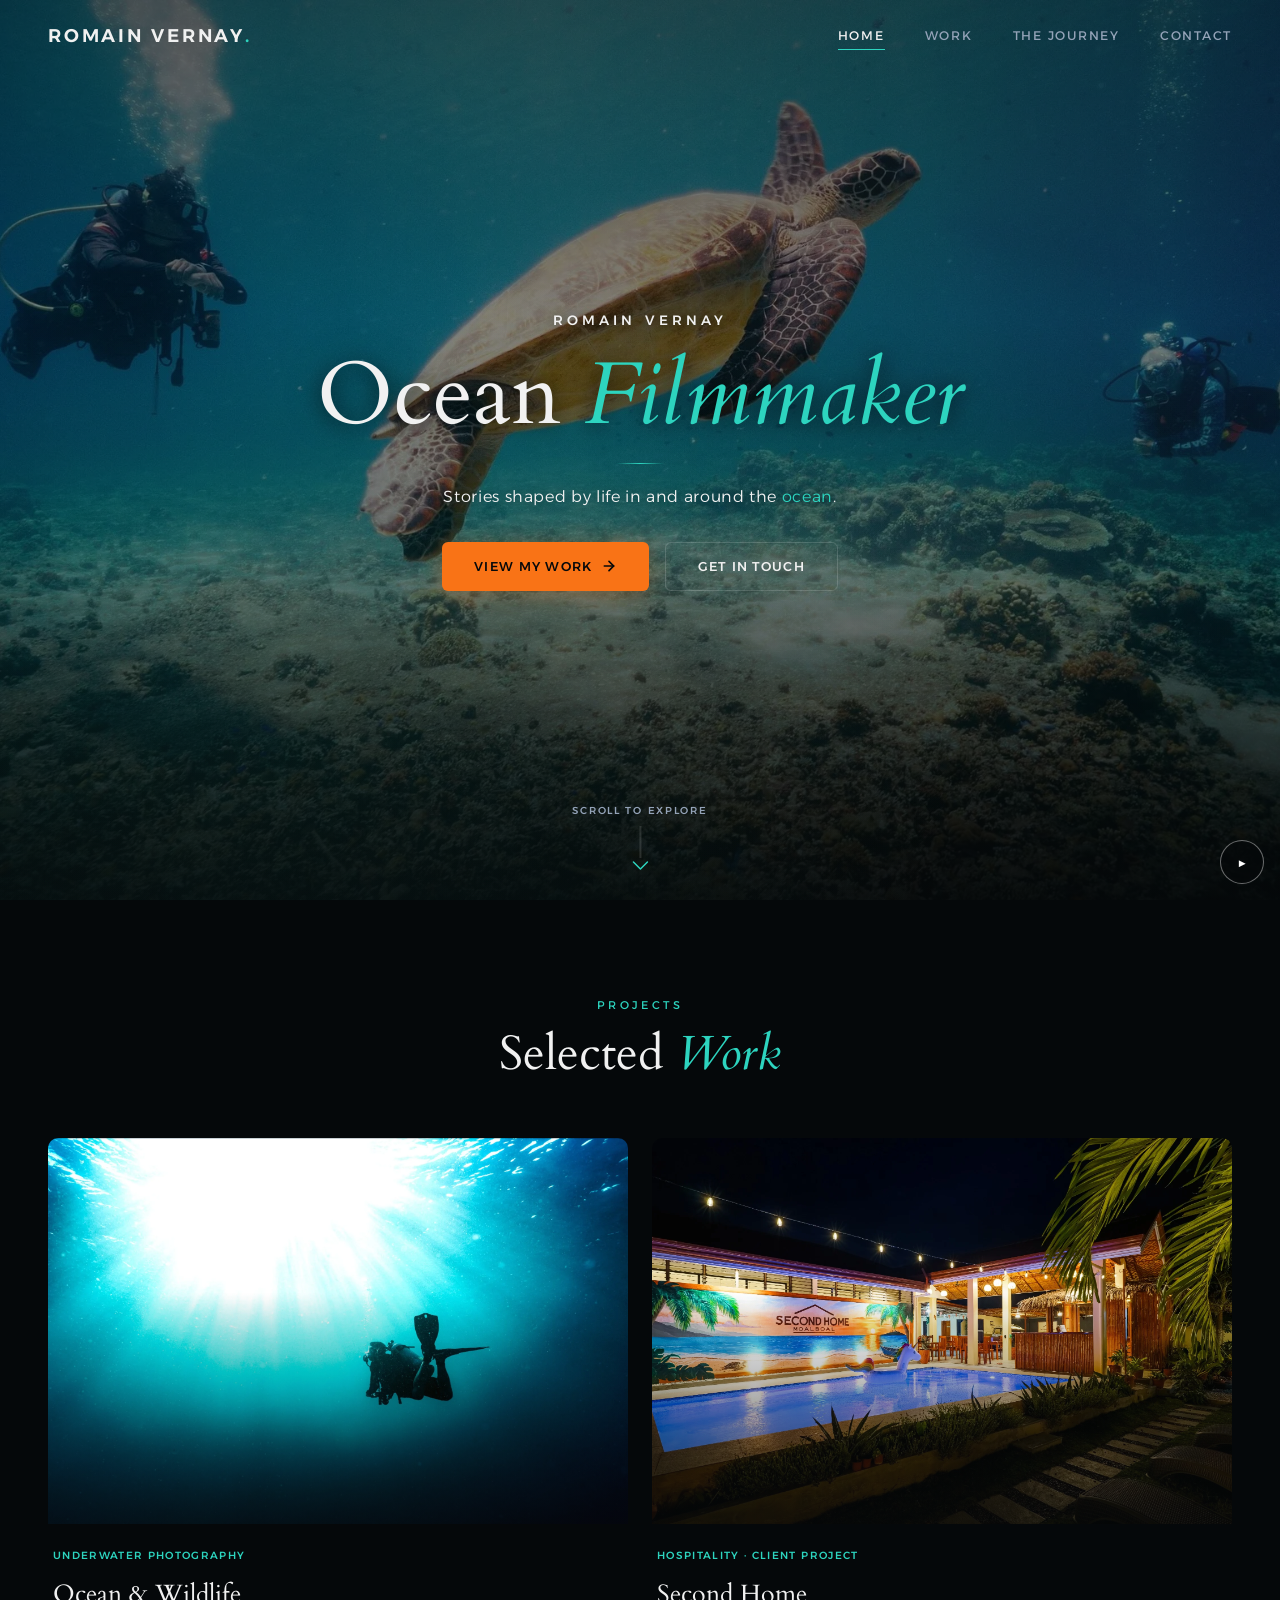
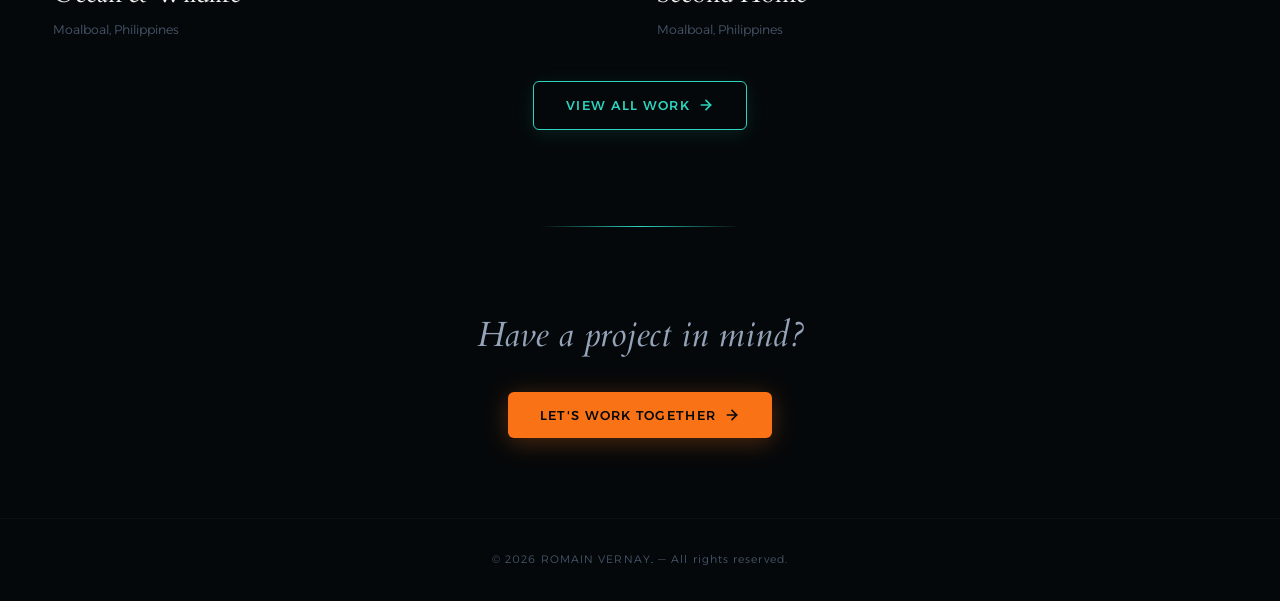
<file: index.html>
<!DOCTYPE html>
<html lang="en">
<head>
  <meta charset="UTF-8">
  <meta name="viewport" content="width=device-width, initial-scale=1.0">
  <link rel="icon" type="image/svg+xml" href="favicon.svg">
  <title>Romain Vernay — Ocean Filmmaker</title>
  <link rel="canonical" href="https://romainvrnx.netlify.app/">
  <meta name="description" content="Romain Vernay — Underwater filmmaker and photographer. Cinematic visual storytelling from the Philippines and beyond.">
  <meta property="og:type" content="website">
  <meta property="og:url" content="https://romainvrnx.netlify.app/">
  <meta property="og:title" content="Romain Vernay — Ocean Filmmaker">
  <meta property="og:description" content="Romain Vernay — Underwater filmmaker and photographer. Cinematic visual storytelling from the Philippines and beyond.">
  <meta property="og:image" content="https://romainvrnx.netlify.app/images/romain-vernay-social-alexandria.webp">
  <meta property="og:image:type" content="image/webp">
  <meta property="og:image:width" content="1200">
  <meta property="og:image:height" content="630">
  <meta property="og:image:alt" content="Romain Vernay, Ocean Filmmaker, over an underwater photograph">
  <meta name="twitter:card" content="summary_large_image">
  <meta name="twitter:title" content="Romain Vernay — Ocean Filmmaker">
  <meta name="twitter:description" content="Romain Vernay — Underwater filmmaker and photographer. Cinematic visual storytelling from the Philippines and beyond.">
  <meta name="twitter:image" content="https://romainvrnx.netlify.app/images/romain-vernay-social-alexandria.webp">
  <meta name="twitter:image:alt" content="Romain Vernay, Ocean Filmmaker, over an underwater photograph">

  <!-- FontAwesome -->
  <link rel="stylesheet" href="https://cdnjs.cloudflare.com/ajax/libs/font-awesome/6.5.1/css/all.min.css" integrity="sha512-DTOQO9RWCH3ppGqcWaEA1BIZOC6xxalwEsw9c2QQeAIftl+Vegovlnee1c9QX4TctnWMn13TZye+giMm8e2LwA==" crossorigin="anonymous" referrerpolicy="no-referrer" />

  <link rel="stylesheet" href="style.css">
</head>
<body>

  <!-- ===== HEADER ===== -->
  <header class="header" id="header">
    <a href="index.html" class="logo">ROMAIN VERNAY<span>.</span></a>

    <!-- Desktop nav -->
    <nav class="nav-desktop" id="nav-desktop">
      <a href="index.html" class="nav-desktop__link nav-desktop__link--active" aria-current="page">Home</a>
      <a href="work.html" class="nav-desktop__link">Work</a>
      <a href="the-journey.html" class="nav-desktop__link">The Journey</a>
      <a href="contact.html" class="nav-desktop__link">Contact</a>
    </nav>

    <!-- Hamburger -->
    <button type="button" class="hamburger" id="hamburger" aria-controls="nav-mobile" aria-expanded="false" aria-label="Toggle navigation">
      <span></span>
      <span></span>
      <span></span>
    </button>
  </header>

  <!-- Mobile overlay -->
  <nav class="nav-mobile" id="nav-mobile" aria-label="Mobile navigation">
    <a href="index.html" class="nav-mobile__link" aria-current="page">Home</a>
    <a href="work.html" class="nav-mobile__link">Work</a>
    <a href="the-journey.html" class="nav-mobile__link">The Journey</a>
    <a href="contact.html" class="nav-mobile__link">Contact</a>
  </nav>

  <!-- ===== HERO ===== -->
  <section class="hero" id="hero">
    <video class="hero__video" loop muted playsinline preload="none"
           poster="images/hero-poster.webp" aria-hidden="true"></video>
    <button class="hero__playback" type="button" hidden aria-label="Play background video">
      <span aria-hidden="true">▶</span>
    </button>
    <div class="hero__overlay"></div>
    <div class="hero__color-grade"></div>

    <div class="hero__content">
      <p class="hero__label">Romain Vernay</p>
      <h1 class="hero__name">Ocean <em>Filmmaker</em></h1>
      <div class="hero__divider"></div>
      <p class="hero__tagline">Stories shaped by life in and around the <span class="hero__tagline-accent">ocean</span>.</p>
      <div class="hero__buttons">
        <a href="work.html" class="btn btn--orange" id="cta-portfolio">
          View my work
          <svg class="btn__arrow" width="16" height="16" viewBox="0 0 24 24" fill="none" stroke="currentColor" stroke-width="2.5" stroke-linecap="round" stroke-linejoin="round"><line x1="5" y1="12" x2="19" y2="12"/><polyline points="12 5 19 12 12 19"/></svg>
        </a>
        <a href="contact.html" class="btn btn--ghost" id="cta-contact">Get in touch</a>
      </div>
    </div>

    <a class="hero__scroll" href="#selected-work" aria-label="Scroll to explore selected work">
      <span class="hero__scroll-label">SCROLL TO EXPLORE</span>
      <span class="hero__scroll-line" aria-hidden="true"></span>
      <svg class="hero__scroll-arrow" viewBox="0 0 24 12" width="24" height="12" aria-hidden="true" focusable="false">
        <path d="M5 2 L12 9 L19 2" fill="none" stroke="currentColor" stroke-width="1.5" stroke-linecap="round" stroke-linejoin="round"/>
      </svg>
    </a>
  </section>



  <!-- ===== SELECTED WORK ===== -->
  <section class="section" id="selected-work">
    <div class="section__inner">
      <div class="section__header reveal">
        <p class="section__kicker">Projects</p>
        <h2 class="section__title">Selected <em>Work</em></h2>
      </div>

      <div class="work-grid">
        <!-- Real projects; progressive enhancement also renders these from site-config.js. -->
        <article class="work-card reveal reveal-d1">
          <a href="photography.html#editorial-underwater" class="work-card__link" style="text-decoration:none;color:inherit;display:block;">
            <div class="work-card__thumb" style="background-image: url('images/ocean/DSC04487.webp');"></div>
            <div class="work-card__body">
              <span class="work-card__tag">Underwater Photography</span>
              <h3 class="work-card__title">Ocean &amp; Wildlife</h3>
              <p class="work-card__meta">Moalboal, Philippines</p>
            </div>
          </a>
        </article>
        <article class="work-card reveal reveal-d2">
          <a href="second-home.html" class="work-card__link" style="text-decoration:none;color:inherit;display:block;">
            <div class="work-card__thumb" style="background-image: url('images/second-home/HIGHRES-1outside-hero.webp');"></div>
            <div class="work-card__body">
              <span class="work-card__tag">Hospitality · Client Project</span>
              <h3 class="work-card__title">Second Home</h3>
              <p class="work-card__meta">Moalboal, Philippines</p>
            </div>
          </a>
        </article>
      </div>

      <div class="work-cta reveal">
        <a href="work.html" class="btn btn--teal-outline" id="cta-all-work">
          View all work
          <svg class="btn__arrow" width="16" height="16" viewBox="0 0 24 24" fill="none" stroke="currentColor" stroke-width="2.5" stroke-linecap="round" stroke-linejoin="round"><line x1="5" y1="12" x2="19" y2="12"/><polyline points="12 5 19 12 12 19"/></svg>
        </a>
      </div>
    </div>
  </section>

  <!-- ===== CONTACT STRIP ===== -->
  <section class="contact-strip reveal" id="contact-cta">
    <p class="contact-strip__text">Have a project in mind?</p>
    <a href="contact.html" class="btn btn--orange" id="cta-get-in-touch">
      Let's work together
      <svg class="btn__arrow" width="16" height="16" viewBox="0 0 24 24" fill="none" stroke="currentColor" stroke-width="2.5" stroke-linecap="round" stroke-linejoin="round"><line x1="5" y1="12" x2="19" y2="12"/><polyline points="12 5 19 12 12 19"/></svg>
    </a>
  </section>

  <!-- ===== FOOTER ===== -->
  <footer class="footer">
    © 2026 ROMAIN VERNAY<span>.</span> — All rights reserved.
  </footer>

  <!-- ===== VIDEO MODAL ===== -->
  <dialog class="video-modal" id="video-modal" aria-label="Film player">
    <button class="video-modal__close" id="video-modal-close" aria-label="Close video">✕</button>
    <div class="video-modal__wrapper" id="video-modal-wrapper"></div>
  </dialog>

  <script src="site-config.js"></script>
  <script src="script.js"></script>
</body>
</html>
</file>
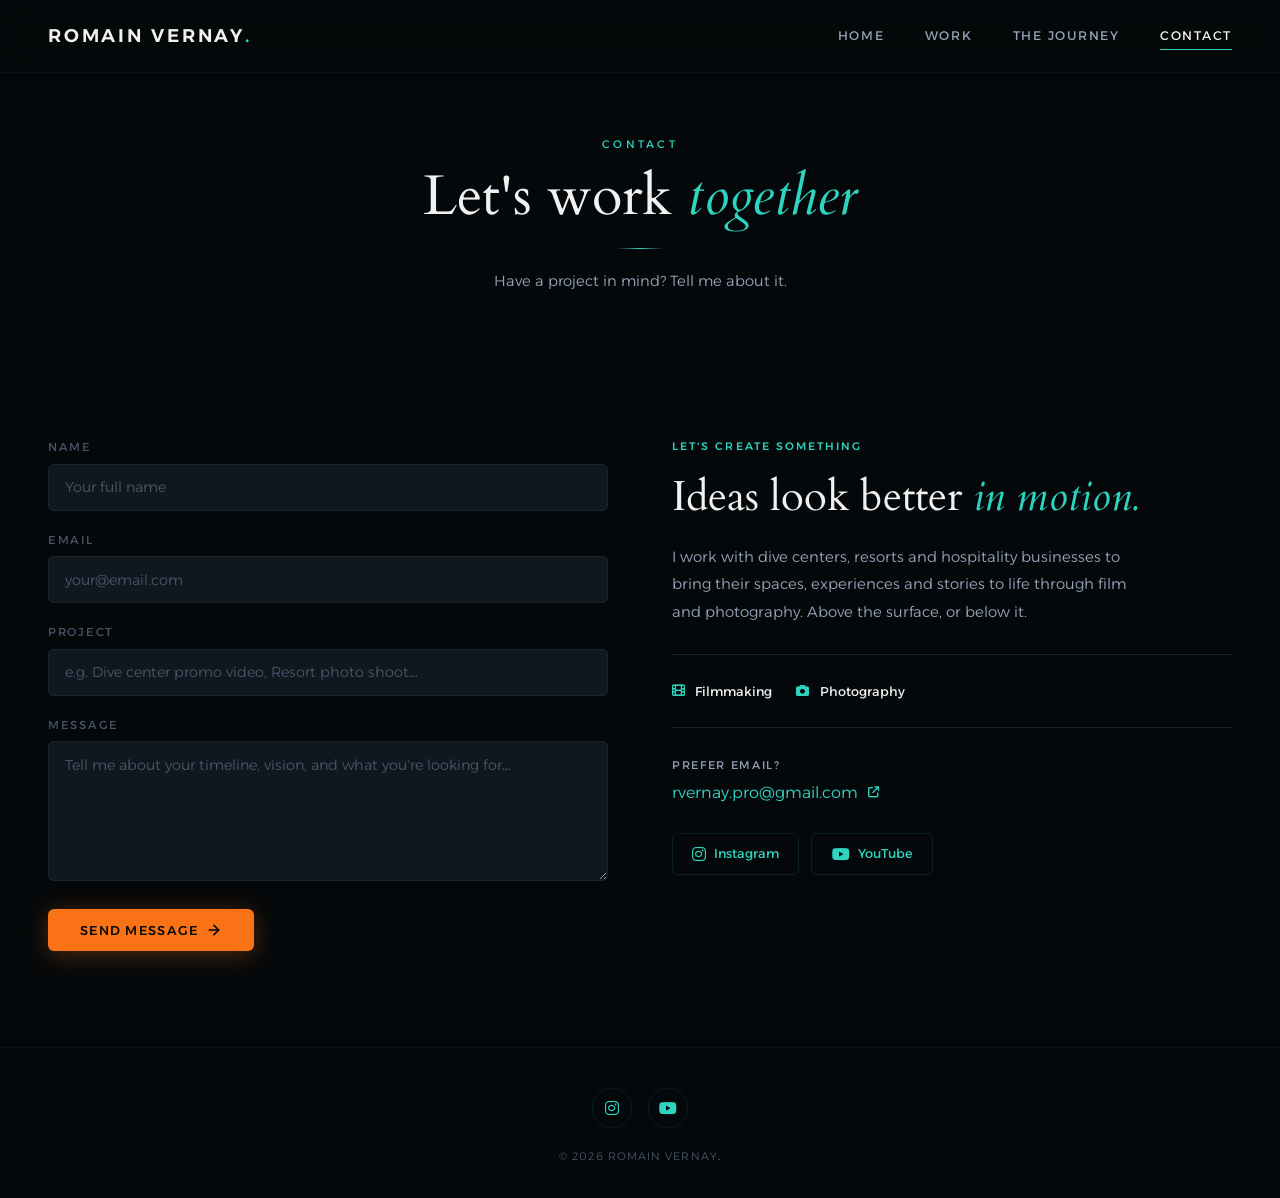
<file: contact.html>
<!DOCTYPE html>
<html lang="en">
<head>
  <meta charset="UTF-8">
  <meta name="viewport" content="width=device-width, initial-scale=1.0">
  <link rel="icon" type="image/svg+xml" href="favicon.svg">
  <title>Contact — Romain Vernay</title>
  <link rel="canonical" href="https://romainvrnx.netlify.app/contact.html">
  <meta name="description" content="Get in touch with Romain Vernay for underwater filmmaking, photography collaborations, and creative projects.">
  <meta property="og:type" content="website">
  <meta property="og:url" content="https://romainvrnx.netlify.app/contact.html">
  <meta property="og:title" content="Contact — Romain Vernay">
  <meta property="og:description" content="Get in touch with Romain Vernay for underwater filmmaking, photography collaborations, and creative projects.">
  <meta property="og:image" content="https://romainvrnx.netlify.app/images/romain-vernay-social-alexandria.webp">
  <meta property="og:image:type" content="image/webp">
  <meta property="og:image:width" content="1200">
  <meta property="og:image:height" content="630">
  <meta property="og:image:alt" content="Romain Vernay, Ocean Filmmaker, over an underwater photograph">
  <meta name="twitter:card" content="summary_large_image">
  <meta name="twitter:title" content="Contact — Romain Vernay">
  <meta name="twitter:description" content="Get in touch with Romain Vernay for underwater filmmaking, photography collaborations, and creative projects.">
  <meta name="twitter:image" content="https://romainvrnx.netlify.app/images/romain-vernay-social-alexandria.webp">
  <meta name="twitter:image:alt" content="Romain Vernay, Ocean Filmmaker, over an underwater photograph">

  <link rel="stylesheet" href="https://cdnjs.cloudflare.com/ajax/libs/font-awesome/6.5.1/css/all.min.css" integrity="sha512-DTOQO9RWCH3ppGqcWaEA1BIZOC6xxalwEsw9c2QQeAIftl+Vegovlnee1c9QX4TctnWMn13TZye+giMm8e2LwA==" crossorigin="anonymous" referrerpolicy="no-referrer" />
  <link rel="stylesheet" href="style.css">
</head>
<body>

  <!-- ===== HEADER ===== -->
  <header class="header header--scrolled" id="header">
    <a href="index.html" class="logo">ROMAIN VERNAY<span>.</span></a>
    <nav class="nav-desktop" id="nav-desktop">
      <a href="index.html" class="nav-desktop__link">Home</a>
      <a href="work.html" class="nav-desktop__link">Work</a>
      <a href="the-journey.html" class="nav-desktop__link">The Journey</a>
      <a href="contact.html" class="nav-desktop__link nav-desktop__link--active" aria-current="page">Contact</a>
    </nav>
    <button type="button" class="hamburger" id="hamburger" aria-controls="nav-mobile" aria-expanded="false" aria-label="Toggle navigation">
      <span></span><span></span><span></span>
    </button>
  </header>

  <nav class="nav-mobile" id="nav-mobile" aria-label="Mobile navigation">
    <a href="index.html" class="nav-mobile__link">Home</a>
    <a href="work.html" class="nav-mobile__link">Work</a>
    <a href="the-journey.html" class="nav-mobile__link">The Journey</a>
    <a href="contact.html" class="nav-mobile__link" aria-current="page">Contact</a>
  </nav>

  <!-- ===== PAGE HERO ===== -->
  <section class="page-hero reveal" id="page-hero">
    <div class="page-hero__inner">
      <p class="page-hero__kicker">Contact</p>
      <h1 class="page-hero__title">Let's work <em>together</em></h1>
      <div class="page-hero__divider"></div>
      <p class="page-hero__desc">Have a project in mind? Tell me about it.</p>
    </div>
  </section>

  <!-- ===== CONTACT SECTION ===== -->
  <section class="section" id="contact-section">
    <div class="section__inner">
      <div class="contact-split reveal">

        <!-- LEFT — Form -->
        <div class="contact-form-col">
          <form class="contact-form" id="contact-form" name="contact" method="POST" action="/message-received.html" data-netlify="true" netlify-honeypot="bot-field">
            <input type="hidden" name="form-name" value="contact">
            <p class="contact-form__honeypot" aria-hidden="true"><label>Leave this field empty: <input name="bot-field" tabindex="-1" autocomplete="off"></label></p>
            <div class="contact-form__group">
              <label for="field-name" class="contact-form__label">Name</label>
              <input
                type="text"
                class="contact-form__input"
                id="field-name"
                name="name"
                placeholder="Your full name"
                required
                autocomplete="name"
              >
            </div>
            <div class="contact-form__group">
              <label for="field-email" class="contact-form__label">Email</label>
              <input
                type="email"
                class="contact-form__input"
                id="field-email"
                name="email"
                placeholder="your@email.com"
                required
                autocomplete="email"
              >
            </div>
            <div class="contact-form__group">
              <label for="field-project" class="contact-form__label">Project</label>
              <input
                type="text"
                class="contact-form__input"
                id="field-project"
                name="project"
                placeholder="e.g. Dive center promo video, Resort photo shoot…"
                required
              >
            </div>
            <div class="contact-form__group">
              <label for="field-message" class="contact-form__label">Message</label>
              <textarea
                class="contact-form__input contact-form__textarea"
                id="field-message"
                name="message"
                placeholder="Tell me about your timeline, vision, and what you're looking for…"
                required
              ></textarea>
            </div>
            <button type="submit" class="btn btn--orange contact-form__submit" id="btn-send">
              Send message
              <svg class="btn__arrow" width="16" height="16" viewBox="0 0 24 24" fill="none" stroke="currentColor" stroke-width="2.5" stroke-linecap="round" stroke-linejoin="round"><line x1="5" y1="12" x2="19" y2="12"/><polyline points="12 5 19 12 12 19"/></svg>
            </button>
          </form>
        </div>

        <!-- RIGHT — A concise introduction to what I create -->
        <aside class="contact-info-col" aria-label="Work together">
          <p class="contact-intro__eyebrow">LET'S CREATE SOMETHING</p>
          <h2 class="contact-intro__title">Ideas look better <em>in motion.</em></h2>
          <p class="contact-intro__copy">
            I work with dive centers, resorts and hospitality businesses to bring
            their spaces, experiences and stories to life through film and photography.
            Above the surface, or below it.
          </p>

          <div class="contact-intro__disciplines" aria-label="Creative disciplines">
            <span><i class="fa-solid fa-film" aria-hidden="true"></i> Filmmaking</span>
            <span><i class="fa-solid fa-camera" aria-hidden="true"></i> Photography</span>
          </div>

          <div class="contact-intro__direct">
            <p class="contact-info__label">PREFER EMAIL?</p>
            <a href="mailto:rvernay.pro@gmail.com" class="contact-info__value contact-info__link" id="contact-email">
              rvernay.pro@gmail.com <i class="fa-solid fa-arrow-up-right-from-square" aria-hidden="true"></i>
            </a>
          </div>

          <div class="contact-socials" aria-label="Social profiles">
            <a href="https://www.instagram.com/romain.vny/" target="_blank" rel="noopener noreferrer" class="contact-social-btn" id="contact-ig">
              <i class="fa-brands fa-instagram" aria-hidden="true"></i>
              <span>Instagram</span>
            </a>
            <a href="https://www.youtube.com/@romainvny" target="_blank" rel="noopener noreferrer" class="contact-social-btn" id="contact-yt">
              <i class="fa-brands fa-youtube" aria-hidden="true"></i>
              <span>YouTube</span>
            </a>
            <a href="#" class="contact-social-btn" id="contact-wa" hidden aria-hidden="true" tabindex="-1">
              <i class="fa-brands fa-whatsapp"></i>
              <span>WhatsApp</span>
            </a>
          </div>
        </aside>
      </div>
    </div>
  </section>

  <!-- ===== FOOTER ===== -->
  <footer class="footer-full" id="footer">
    <div class="footer-full__inner">
      <div class="footer-full__socials">
        <a href="https://www.instagram.com/romain.vny/" target="_blank" rel="noopener noreferrer" aria-label="Instagram" class="footer-social" id="footer-ig"><i class="fa-brands fa-instagram"></i></a>
        <a href="https://www.youtube.com/@romainvny" target="_blank" rel="noopener noreferrer" aria-label="YouTube" class="footer-social" id="footer-yt"><i class="fa-brands fa-youtube"></i></a>
      </div>
      <p class="footer-full__copy">© 2026 ROMAIN VERNAY<span>.</span></p>
    </div>
  </footer>

  <script src="site-config.js"></script>
  <script src="script.js"></script>
</body>
</html>
</file>
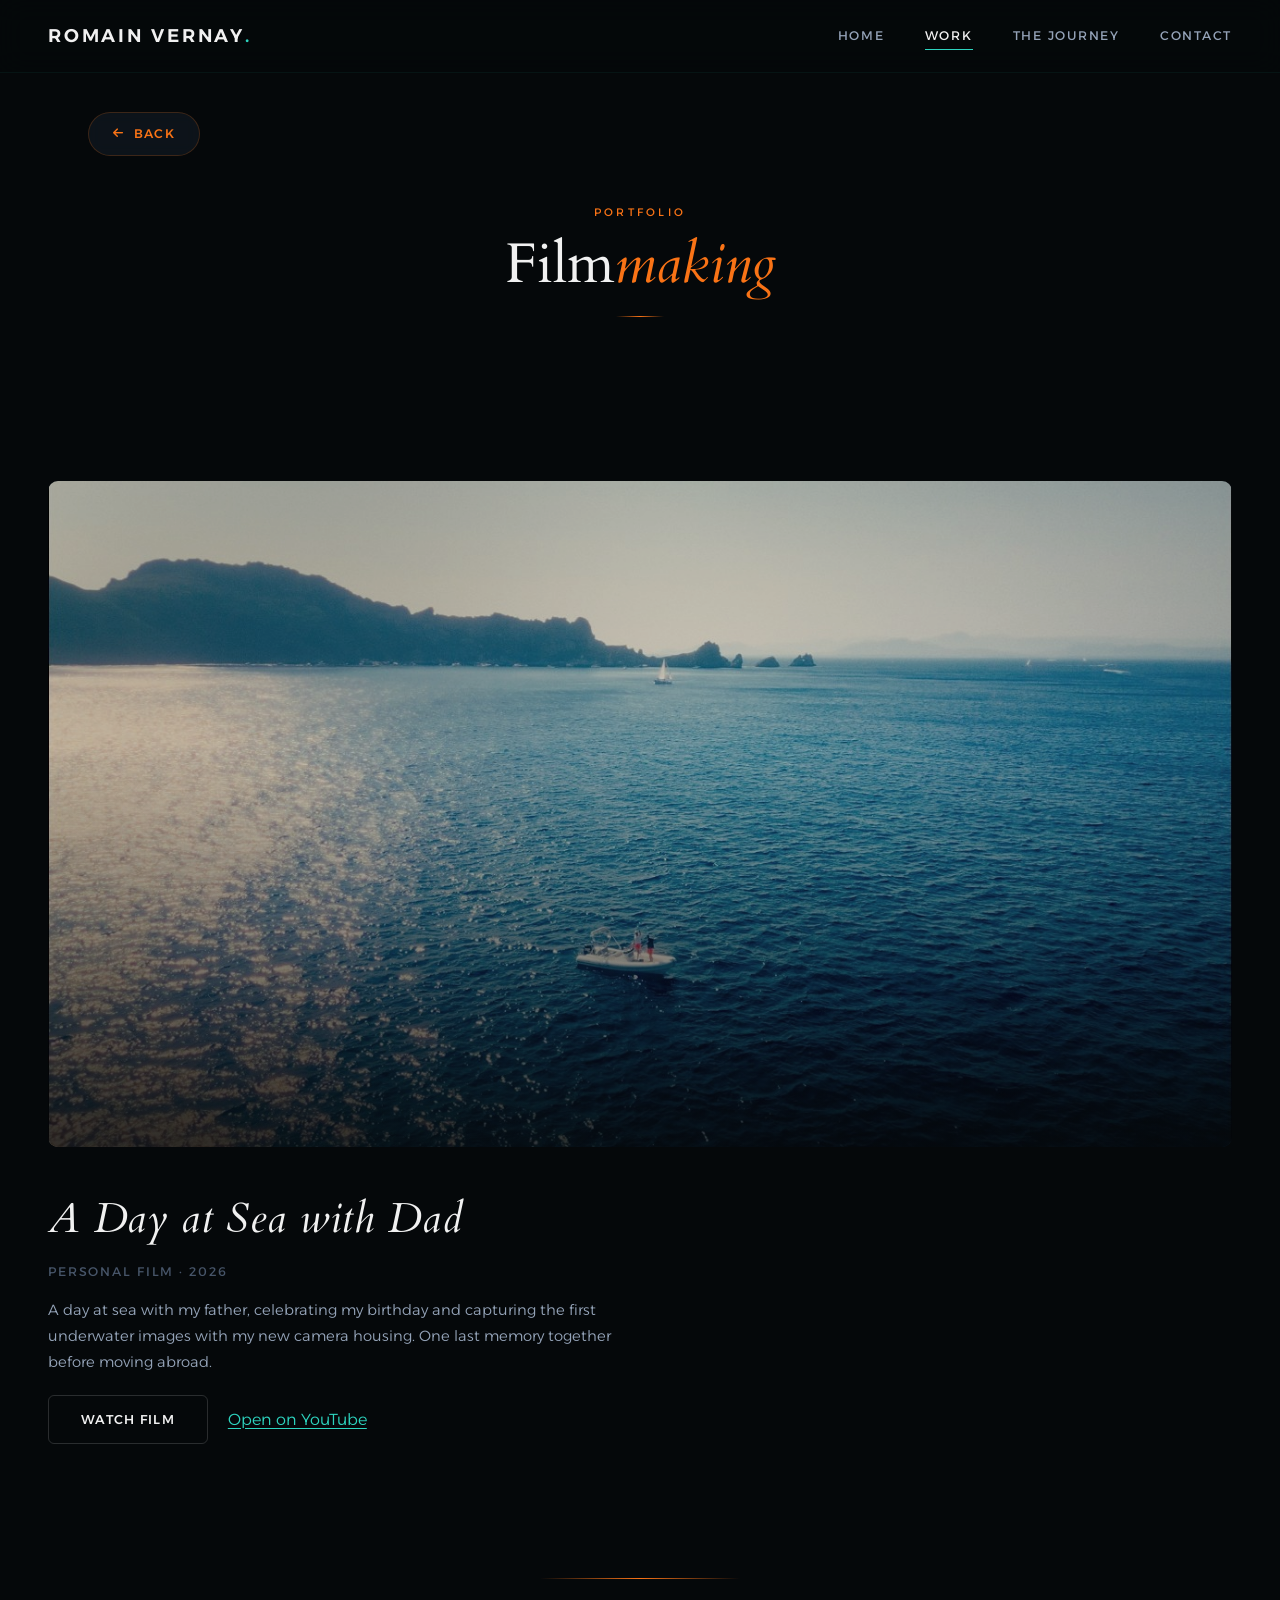
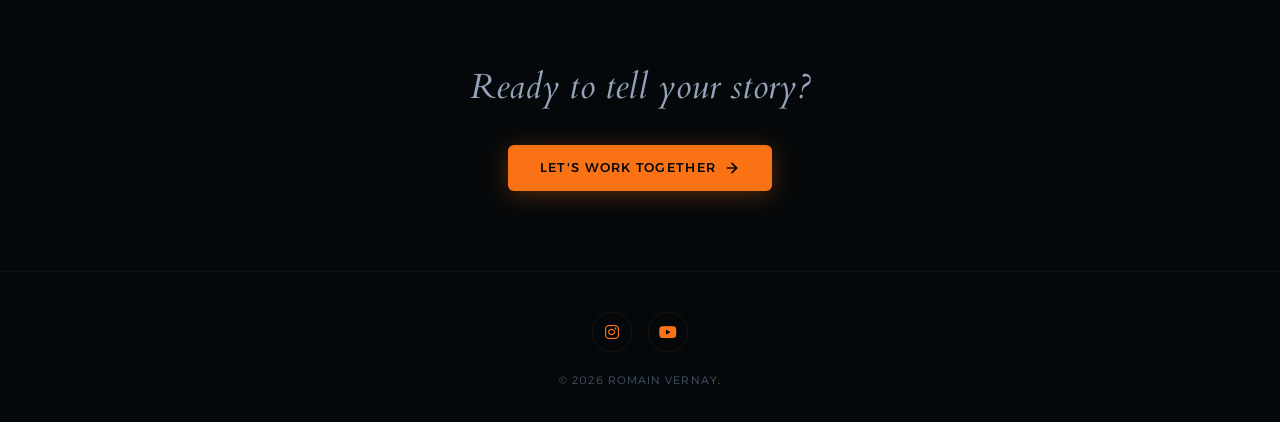
<file: filmmaking.html>
<!DOCTYPE html>
<html lang="en">
<head>
  <meta charset="UTF-8">
  <meta name="viewport" content="width=device-width, initial-scale=1.0">
  <link rel="icon" type="image/svg+xml" href="favicon.svg">
  <title>Filmmaking — Romain Vernay</title>
  <link rel="canonical" href="https://romainvrnx.netlify.app/filmmaking.html">
  <meta name="description" content="Cinematic filmmaking by Romain Vernay — Underwater documentaries, short films, and cinematic projects.">
  <meta property="og:type" content="website">
  <meta property="og:url" content="https://romainvrnx.netlify.app/filmmaking.html">
  <meta property="og:title" content="Filmmaking — Romain Vernay">
  <meta property="og:description" content="Cinematic filmmaking by Romain Vernay — Underwater documentaries, short films, and cinematic projects.">
  <meta property="og:image" content="https://romainvrnx.netlify.app/images/romain-vernay-social-alexandria.webp">
  <meta property="og:image:type" content="image/webp">
  <meta property="og:image:width" content="1200">
  <meta property="og:image:height" content="630">
  <meta property="og:image:alt" content="Romain Vernay, Ocean Filmmaker, over an underwater photograph">
  <meta name="twitter:card" content="summary_large_image">
  <meta name="twitter:title" content="Filmmaking — Romain Vernay">
  <meta name="twitter:description" content="Cinematic filmmaking by Romain Vernay — Underwater documentaries, short films, and cinematic projects.">
  <meta name="twitter:image" content="https://romainvrnx.netlify.app/images/romain-vernay-social-alexandria.webp">
  <meta name="twitter:image:alt" content="Romain Vernay, Ocean Filmmaker, over an underwater photograph">

  <link rel="stylesheet" href="https://cdnjs.cloudflare.com/ajax/libs/font-awesome/6.5.1/css/all.min.css" integrity="sha512-DTOQO9RWCH3ppGqcWaEA1BIZOC6xxalwEsw9c2QQeAIftl+Vegovlnee1c9QX4TctnWMn13TZye+giMm8e2LwA==" crossorigin="anonymous" referrerpolicy="no-referrer" />
  <link rel="stylesheet" href="style.css">
</head>
<body class="page-filmmaking">

  <!-- ===== HEADER ===== -->
  <header class="header header--scrolled" id="header">
    <a href="index.html" class="logo">ROMAIN VERNAY<span>.</span></a>
    <nav class="nav-desktop" id="nav-desktop">
      <a href="index.html" class="nav-desktop__link">Home</a>
      <a href="work.html" class="nav-desktop__link nav-desktop__link--active">Work</a>
      <a href="the-journey.html" class="nav-desktop__link">The Journey</a>
      <a href="contact.html" class="nav-desktop__link">Contact</a>
    </nav>
    <button type="button" class="hamburger" id="hamburger" aria-controls="nav-mobile" aria-expanded="false" aria-label="Toggle navigation">
      <span></span><span></span><span></span>
    </button>
  </header>

  <nav class="nav-mobile" id="nav-mobile" aria-label="Mobile navigation">
    <a href="index.html" class="nav-mobile__link">Home</a>
    <a href="work.html" class="nav-mobile__link">Work</a>
    <a href="the-journey.html" class="nav-mobile__link">The Journey</a>
    <a href="contact.html" class="nav-mobile__link">Contact</a>
  </nav>

  <!-- ===== BACK BUTTON ===== -->
  <div style="padding-top: calc(var(--nav-h) + 2.5rem); padding-left: clamp(1.5rem, 4vw, 3rem); max-width: var(--max-w); margin: 0 auto;">
    <a href="work.html" class="btn-back" id="btn-back-work">
      <i class="fa-solid fa-arrow-left"></i>
      <span>Back</span>
    </a>
  </div>

  <!-- ===== PAGE HEADER ===== -->
  <section class="page-hero" id="page-hero" style="padding-top: 1rem;">
    <div class="page-hero__inner reveal">
      <p class="page-hero__kicker">Portfolio</p>
      <h1 class="page-hero__title">Film<em>making</em></h1>
      <div class="page-hero__divider"></div>
    </div>
  </section>

  <!-- ===== FILM PROJECTS — Cinematic vertical blocks ===== -->
  <section class="section" id="film-reel">
    <div class="section__inner">
      <div id="film-projects-container">
        <noscript>
          <a class="btn btn--ghost" href="https://www.youtube.com/watch?v=F82lGq1P4YU">Watch Film on YouTube</a>
        </noscript>
      </div>
    </div>
  </section>

  <!-- ===== CTA STRIP ===== -->
  <section class="contact-strip reveal" id="contact-cta">
    <p class="contact-strip__text">Ready to tell your story?</p>
    <a href="contact.html" class="btn btn--orange" id="cta-film-contact">
      Let's work together
      <svg class="btn__arrow" width="16" height="16" viewBox="0 0 24 24" fill="none" stroke="currentColor" stroke-width="2.5" stroke-linecap="round" stroke-linejoin="round"><line x1="5" y1="12" x2="19" y2="12"/><polyline points="12 5 19 12 12 19"/></svg>
    </a>
  </section>

  <!-- ===== FOOTER ===== -->
  <footer class="footer-full" id="footer">
    <div class="footer-full__inner">
      <div class="footer-full__socials">
        <a href="https://www.instagram.com/romain.vny/" target="_blank" rel="noopener noreferrer" aria-label="Instagram" class="footer-social" id="footer-ig"><i class="fa-brands fa-instagram"></i></a>
        <a href="https://www.youtube.com/@romainvny" target="_blank" rel="noopener noreferrer" aria-label="YouTube" class="footer-social" id="footer-yt"><i class="fa-brands fa-youtube"></i></a>
      </div>
      <p class="footer-full__copy">© 2026 ROMAIN VERNAY<span>.</span></p>
    </div>
  </footer>

  <!-- ===== VIDEO MODAL ===== -->
  <dialog class="video-modal" id="video-modal" aria-label="Film player">
    <button class="video-modal__close" id="video-modal-close" aria-label="Close video">✕</button>
    <div class="video-modal__wrapper" id="video-modal-wrapper"></div>
  </dialog>

  <script src="site-config.js"></script>
  <script src="script.js"></script>
</body>
</html>
</file>
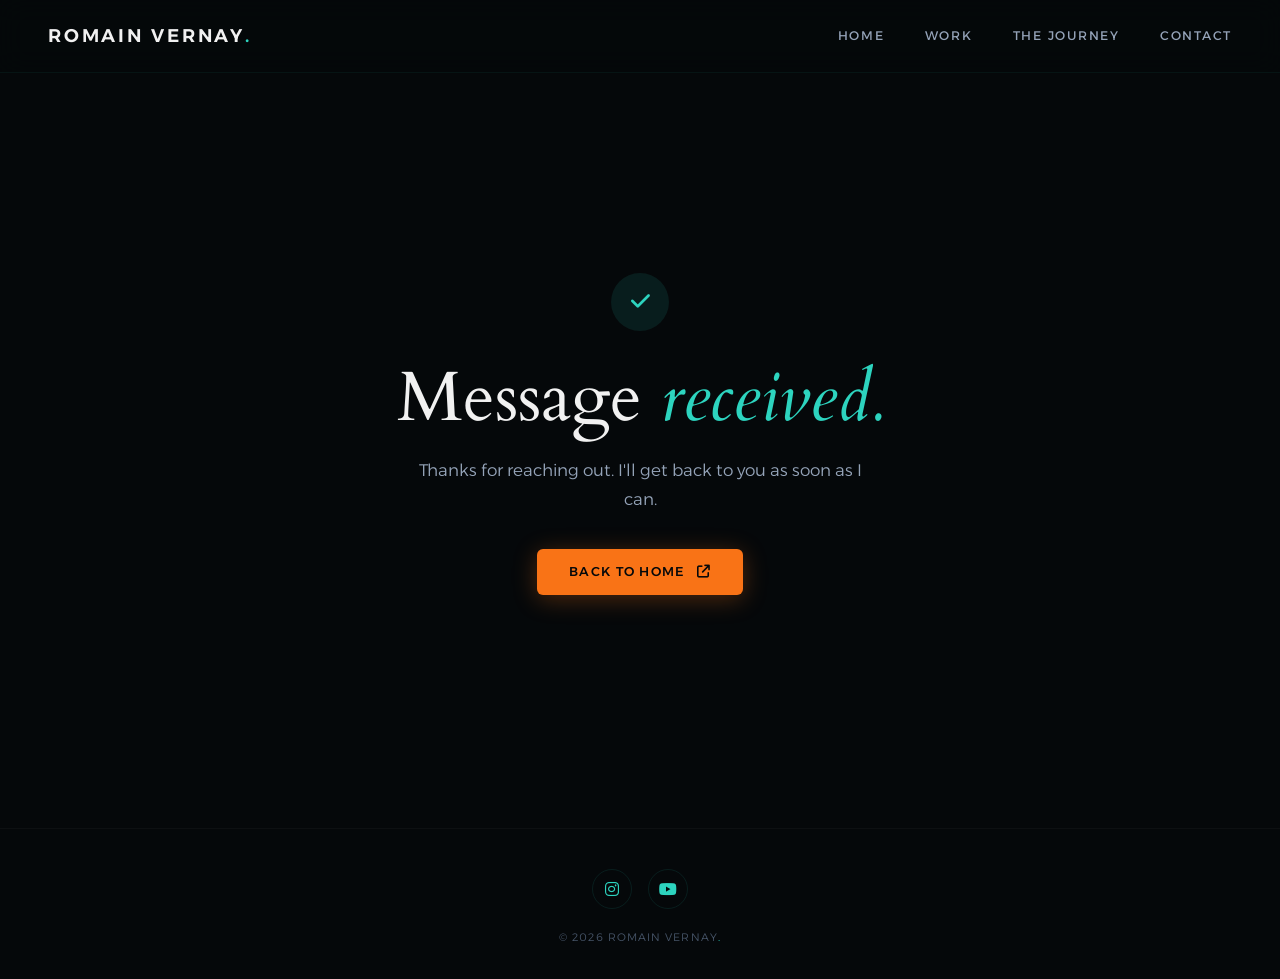
<file: message-received.html>
<!DOCTYPE html>
<html lang="en">
<head>
  <meta charset="UTF-8">
  <meta name="viewport" content="width=device-width, initial-scale=1.0">
  <link rel="icon" type="image/svg+xml" href="favicon.svg">
  <meta name="robots" content="noindex, nofollow">
  <title>Message received — Romain Vernay</title>
  <meta name="description" content="Thanks for getting in touch with Romain Vernay.">
  <meta property="og:type" content="website">
  <meta property="og:url" content="https://romainvrnx.netlify.app/message-received.html">
  <meta property="og:title" content="Message received — Romain Vernay">
  <meta property="og:description" content="Thanks for getting in touch with Romain Vernay.">
  <meta property="og:image" content="https://romainvrnx.netlify.app/images/romain-vernay-social-alexandria.webp">
  <meta property="og:image:type" content="image/webp">
  <meta property="og:image:width" content="1200">
  <meta property="og:image:height" content="630">
  <meta property="og:image:alt" content="Romain Vernay, Ocean Filmmaker, over an underwater photograph">
  <meta name="twitter:card" content="summary_large_image">
  <meta name="twitter:title" content="Message received — Romain Vernay">
  <meta name="twitter:description" content="Thanks for getting in touch with Romain Vernay.">
  <meta name="twitter:image" content="https://romainvrnx.netlify.app/images/romain-vernay-social-alexandria.webp">
  <meta name="twitter:image:alt" content="Romain Vernay, Ocean Filmmaker, over an underwater photograph">
  <link rel="stylesheet" href="https://cdnjs.cloudflare.com/ajax/libs/font-awesome/6.5.1/css/all.min.css" integrity="sha512-DTOQO9RWCH3ppGqcWaEA1BIZOC6xxalwEsw9c2QQeAIftl+Vegovlnee1c9QX4TctnWMn13TZye+giMm8e2LwA==" crossorigin="anonymous" referrerpolicy="no-referrer">
  <link rel="stylesheet" href="style.css">
</head>
<body>
  <header class="header header--scrolled" id="header">
    <a href="index.html" class="logo">ROMAIN VERNAY<span>.</span></a>
    <nav class="nav-desktop" id="nav-desktop" aria-label="Main navigation">
      <a href="index.html" class="nav-desktop__link">Home</a>
      <a href="work.html" class="nav-desktop__link">Work</a>
      <a href="the-journey.html" class="nav-desktop__link">The Journey</a>
      <a href="contact.html" class="nav-desktop__link">Contact</a>
    </nav>
    <button type="button" class="hamburger" id="hamburger" aria-controls="nav-mobile" aria-expanded="false" aria-label="Toggle navigation"><span></span><span></span><span></span></button>
  </header>
  <nav class="nav-mobile" id="nav-mobile" aria-label="Mobile navigation">
    <a href="index.html" class="nav-mobile__link">Home</a>
    <a href="work.html" class="nav-mobile__link">Work</a>
    <a href="the-journey.html" class="nav-mobile__link">The Journey</a>
    <a href="contact.html" class="nav-mobile__link">Contact</a>
  </nav>

  <main class="message-success" id="main-content">
    <div class="message-success__inner">
      <div class="message-success__icon" aria-hidden="true"><i class="fa-solid fa-check"></i></div>
      <h1 class="message-success__title">Message <em>received.</em></h1>
      <p class="message-success__desc">Thanks for reaching out. I'll get back to you as soon as I can.</p>
      <a href="index.html" class="btn btn--orange">Back to home <i class="fa-solid fa-arrow-up-right-from-square" aria-hidden="true"></i></a>
    </div>
  </main>

  <footer class="footer-full" id="footer">
    <div class="footer-full__inner">
      <div class="footer-full__socials">
        <a href="https://www.instagram.com/romain.vny/" target="_blank" rel="noopener noreferrer" aria-label="Instagram" class="footer-social" id="footer-ig"><i class="fa-brands fa-instagram"></i></a>
        <a href="https://www.youtube.com/@romainvny" target="_blank" rel="noopener noreferrer" aria-label="YouTube" class="footer-social" id="footer-yt"><i class="fa-brands fa-youtube"></i></a>
      </div>
      <p class="footer-full__copy">© 2026 ROMAIN VERNAY<span>.</span></p>
    </div>
  </footer>
  <script src="site-config.js"></script>
  <script src="script.js"></script>
</body>
</html>
</file>
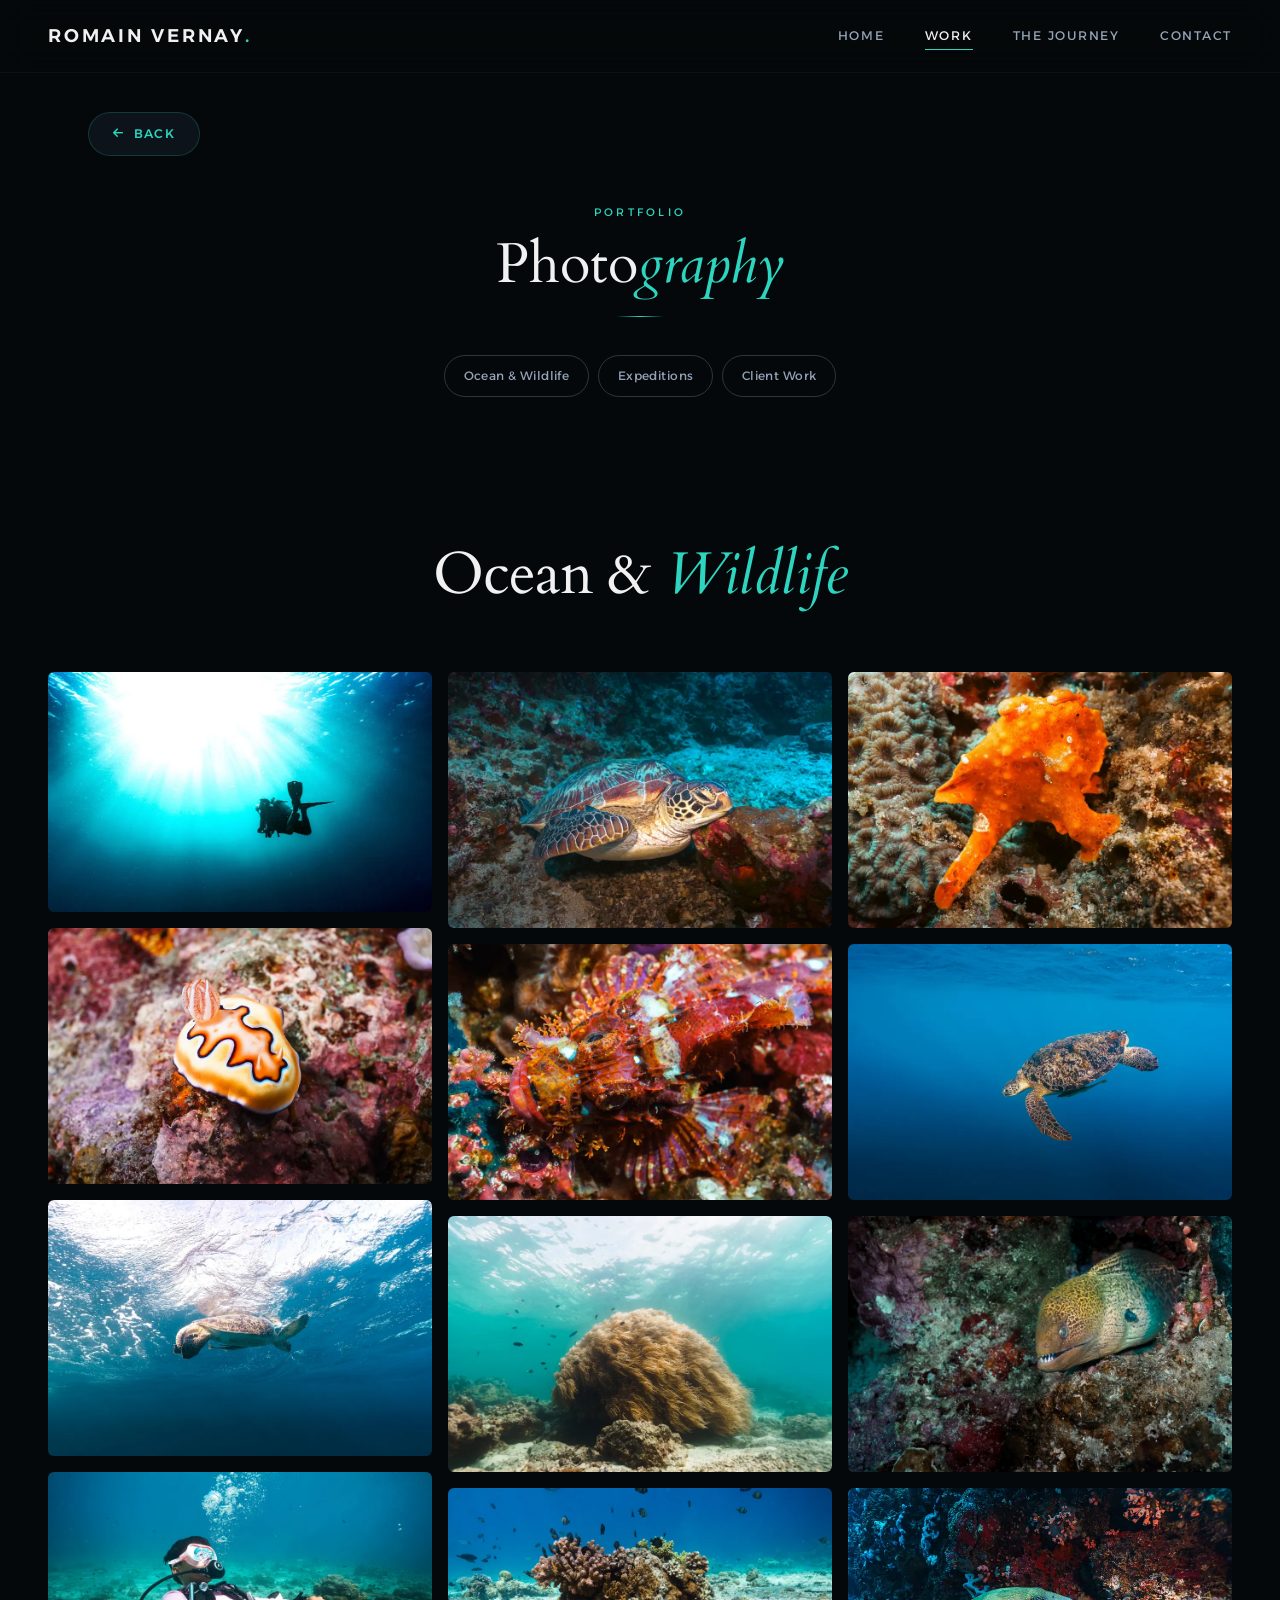
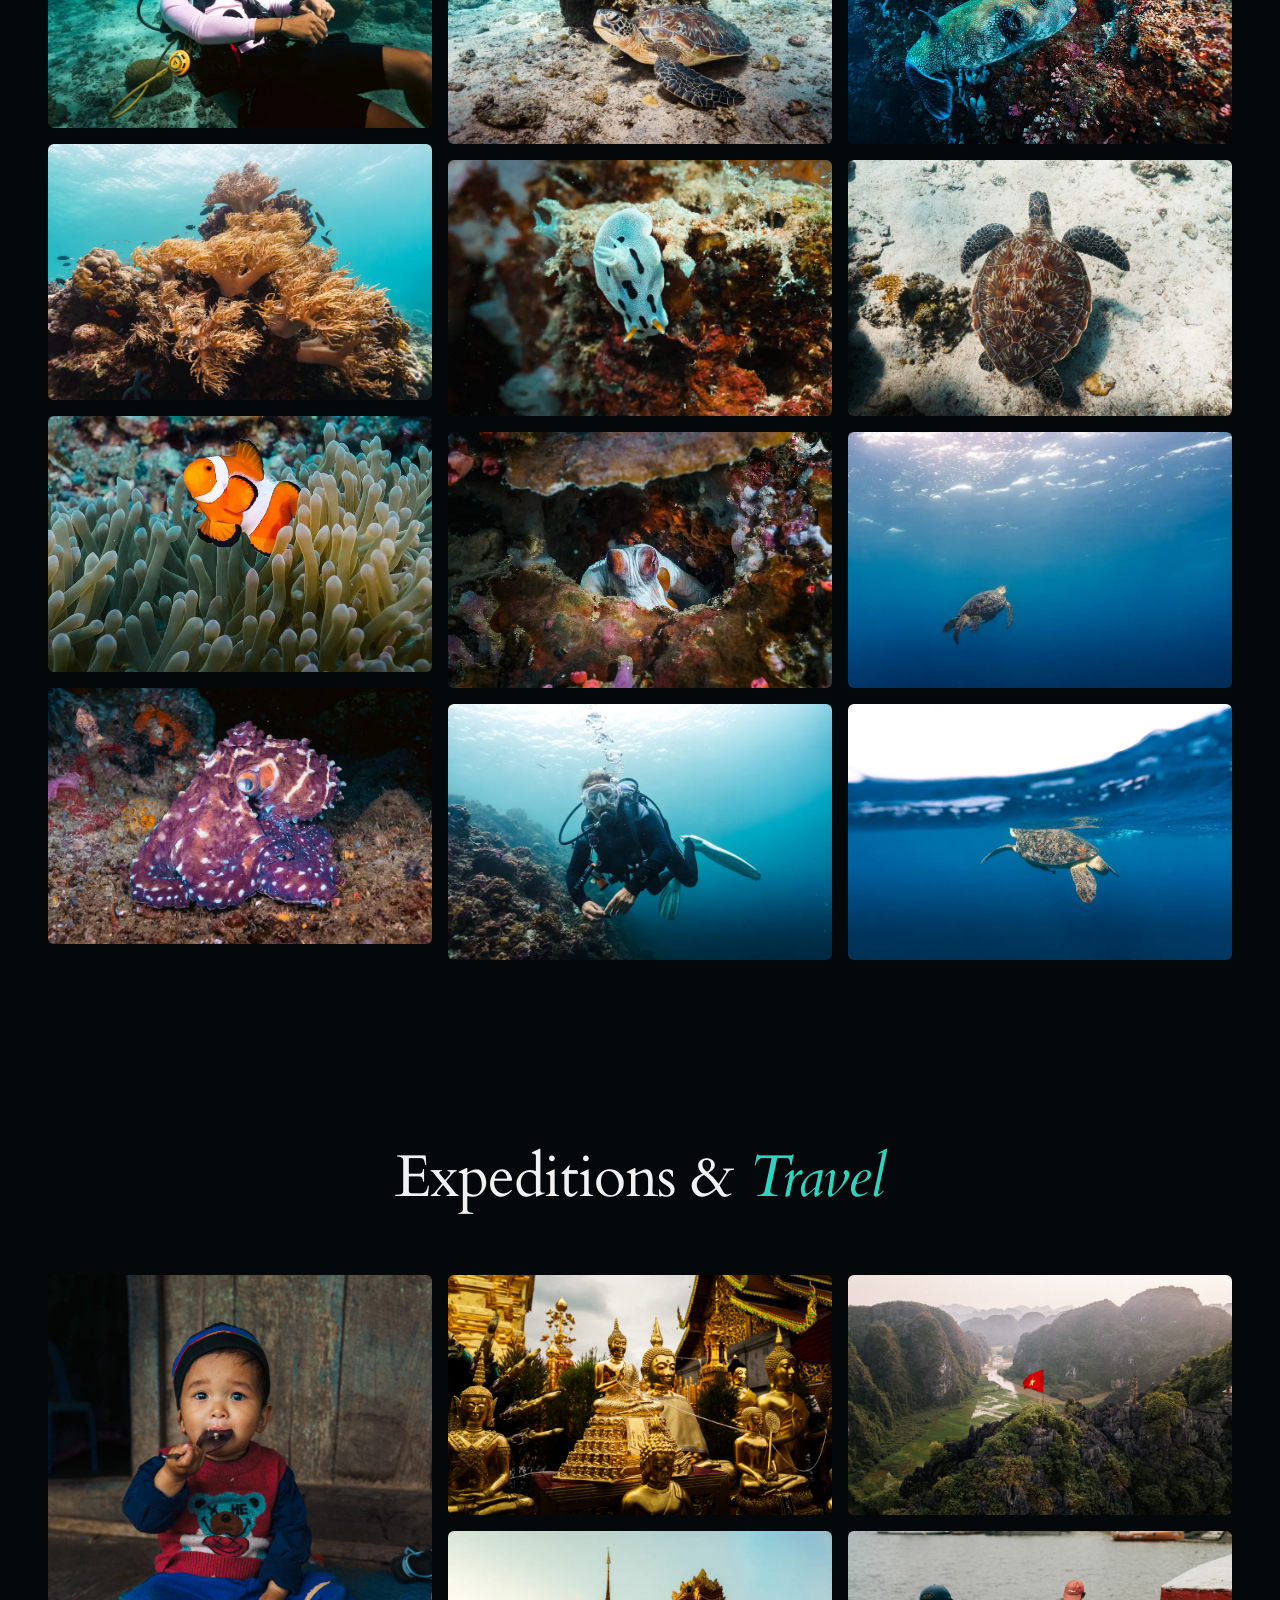
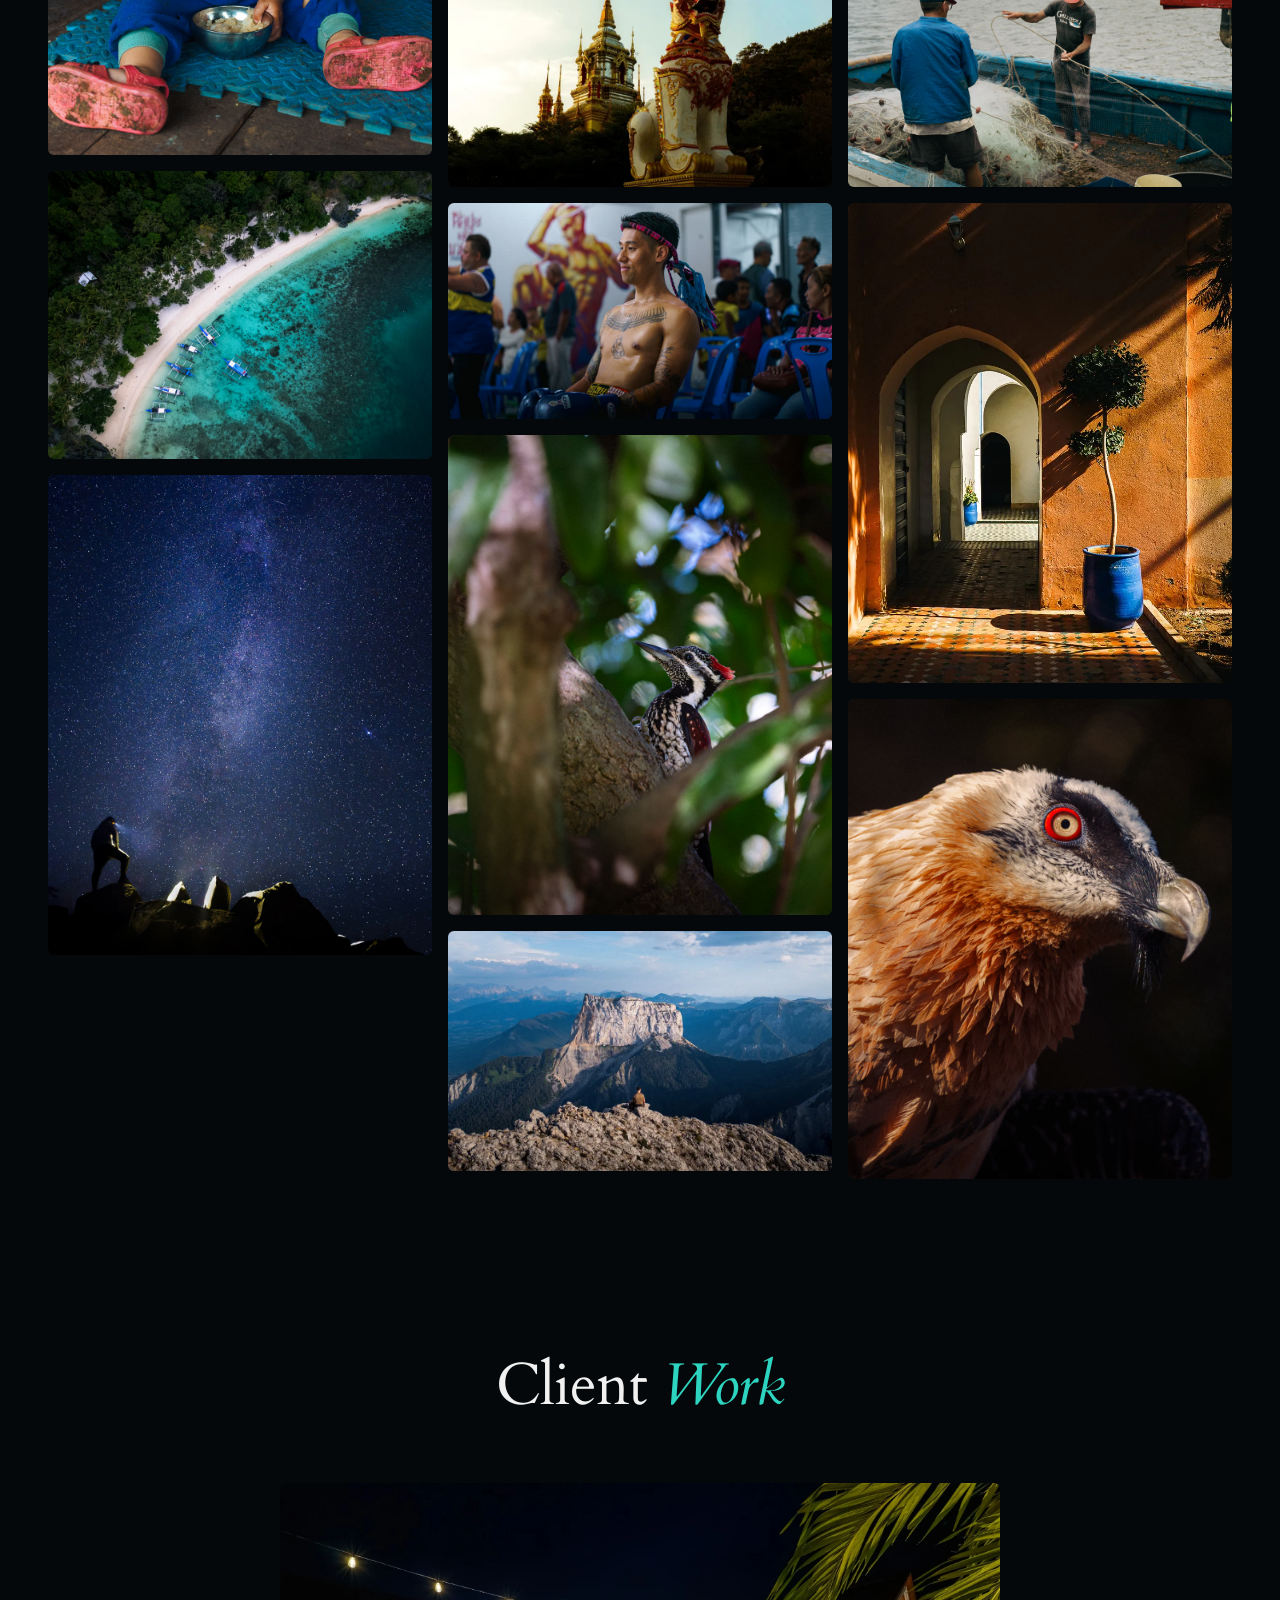
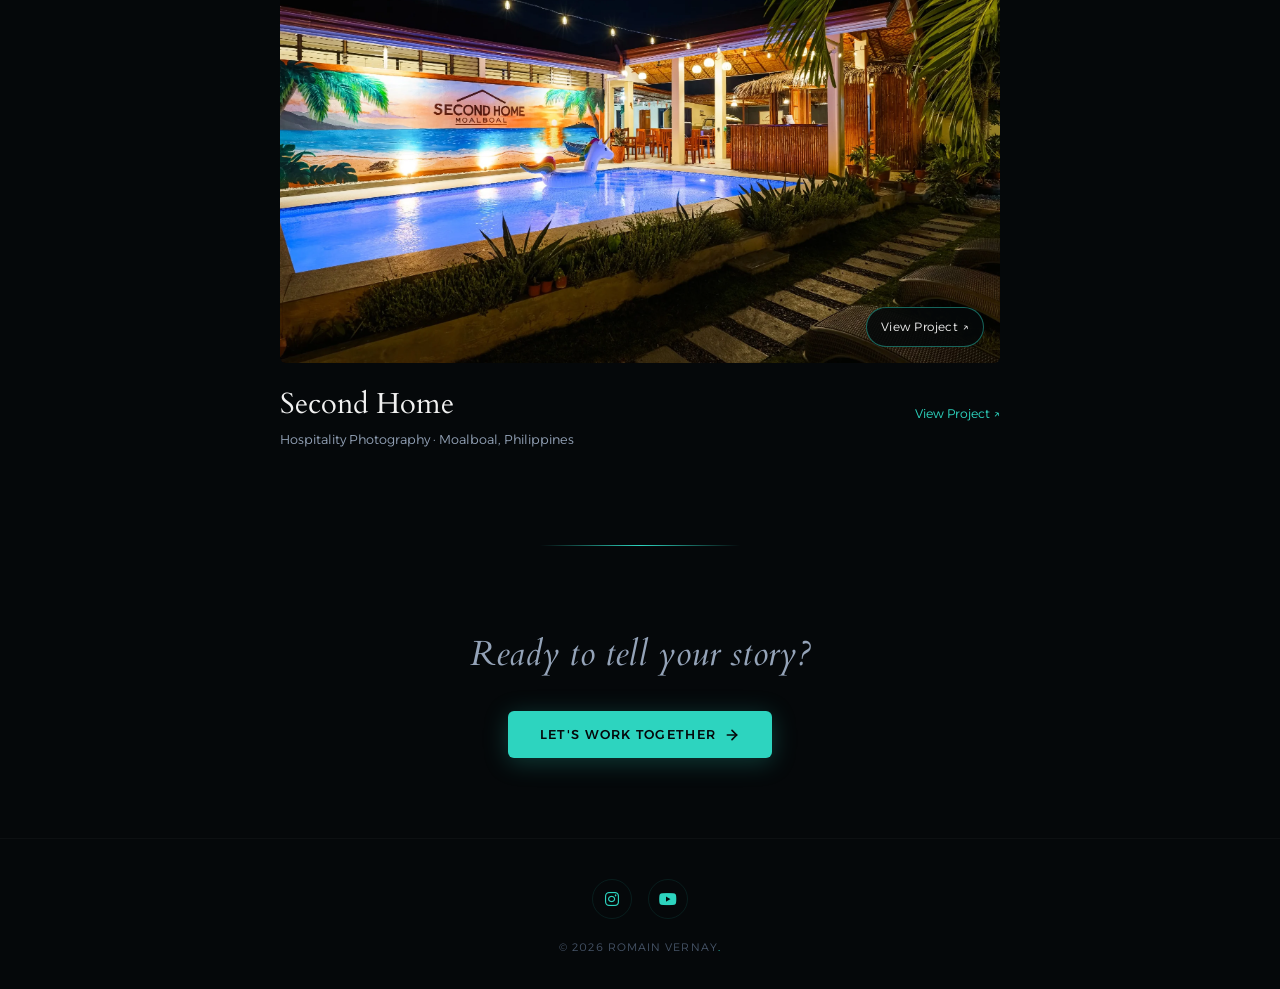
<file: photography.html>
<!DOCTYPE html>
<html lang="en">
<head>
  <meta charset="UTF-8">
  <meta name="viewport" content="width=device-width, initial-scale=1.0">
  <link rel="icon" type="image/svg+xml" href="favicon.svg">
  <title>Photography — Romain Vernay</title>
  <link rel="canonical" href="https://romainvrnx.netlify.app/photography.html">
  <meta name="description" content="Photography by Romain Vernay — Ocean and wildlife, expeditions, travel and commissioned hospitality photography.">
  <meta property="og:type" content="website">
  <meta property="og:url" content="https://romainvrnx.netlify.app/photography.html">
  <meta property="og:title" content="Photography — Romain Vernay">
  <meta property="og:description" content="Photography by Romain Vernay — Ocean and wildlife, expeditions, travel and commissioned hospitality photography.">
  <meta property="og:image" content="https://romainvrnx.netlify.app/images/romain-vernay-social-alexandria.webp">
  <meta property="og:image:type" content="image/webp">
  <meta property="og:image:width" content="1200">
  <meta property="og:image:height" content="630">
  <meta property="og:image:alt" content="Romain Vernay, Ocean Filmmaker, over an underwater photograph">
  <meta name="twitter:card" content="summary_large_image">
  <meta name="twitter:title" content="Photography — Romain Vernay">
  <meta name="twitter:description" content="Photography by Romain Vernay — Ocean and wildlife, expeditions, travel and commissioned hospitality photography.">
  <meta name="twitter:image" content="https://romainvrnx.netlify.app/images/romain-vernay-social-alexandria.webp">
  <meta name="twitter:image:alt" content="Romain Vernay, Ocean Filmmaker, over an underwater photograph">

  <link rel="stylesheet" href="https://cdnjs.cloudflare.com/ajax/libs/font-awesome/6.5.1/css/all.min.css" integrity="sha512-DTOQO9RWCH3ppGqcWaEA1BIZOC6xxalwEsw9c2QQeAIftl+Vegovlnee1c9QX4TctnWMn13TZye+giMm8e2LwA==" crossorigin="anonymous" referrerpolicy="no-referrer" />
  <link rel="stylesheet" href="style.css">
</head>
<body class="page-photography">

  <!-- ===== HEADER ===== -->
  <header class="header header--scrolled" id="header">
    <a href="index.html" class="logo">ROMAIN VERNAY<span>.</span></a>
    <nav class="nav-desktop" id="nav-desktop">
      <a href="index.html" class="nav-desktop__link">Home</a>
      <a href="work.html" class="nav-desktop__link nav-desktop__link--active">Work</a>
      <a href="the-journey.html" class="nav-desktop__link">The Journey</a>
      <a href="contact.html" class="nav-desktop__link">Contact</a>
    </nav>
    <button type="button" class="hamburger" id="hamburger" aria-controls="nav-mobile" aria-expanded="false" aria-label="Toggle navigation">
      <span></span><span></span><span></span>
    </button>
  </header>

  <!-- Mobile overlay -->
  <nav class="nav-mobile" id="nav-mobile" aria-label="Mobile navigation">
    <a href="index.html" class="nav-mobile__link">Home</a>
    <a href="work.html" class="nav-mobile__link">Work</a>
    <a href="the-journey.html" class="nav-mobile__link">The Journey</a>
    <a href="contact.html" class="nav-mobile__link">Contact</a>
  </nav>

  <!-- ===== BACK BUTTON ===== -->
  <div style="padding-top: calc(var(--nav-h) + 2.5rem); padding-left: clamp(1.5rem, 4vw, 3rem); max-width: var(--max-w); margin: 0 auto;">
    <a href="work.html" class="btn-back" id="btn-back-work">
      <i class="fa-solid fa-arrow-left"></i>
      <span>Back</span>
    </a>
  </div>

  <!-- ===== PAGE HEADER ===== -->
  <section class="page-hero" id="page-hero" style="padding-top: 1rem;">
    <div class="page-hero__inner reveal">
      <p class="page-hero__kicker">Portfolio</p>
      <h1 class="page-hero__title">Photo<em>graphy</em></h1>
      <div class="page-hero__divider"></div>
      <nav class="photo-jump-nav" aria-label="Explore photography collections">
        <a href="#editorial-underwater" class="photo-jump-nav__link">Ocean &amp; Wildlife</a>
        <a href="#editorial-expeditions" class="photo-jump-nav__link">Expeditions</a>
        <a href="#editorial-commercial" class="photo-jump-nav__link">Client Work</a>
      </nav>
    </div>
  </section>

  <!-- ===== SECTION 1: UNDERWATER ===== -->
  <section class="section editorial-section" id="editorial-underwater">
    <div class="section__inner">
      <div class="editorial-section__header reveal">
        <h2 class="editorial-section__title">Ocean &amp; <em>Wildlife</em></h2>
      </div>
      <div id="masonry-underwater" class="masonry reveal">
        <a class="masonry__item masonry__item--wide" id="masonry-underwater-0" href="images/ocean/DSC04487.webp">
          <img src="images/ocean/thumbs/DSC04487.webp" alt="Diver silhouetted beneath sunlit blue water" loading="lazy" decoding="async">
        </a>
        <a class="masonry__item" id="masonry-underwater-1" href="images/ocean/DSC04383.webp">
          <img src="images/ocean/thumbs/DSC04383.webp" alt="Colorful nudibranch close-up" loading="lazy" decoding="async">
        </a>
        <a class="masonry__item masonry__item--wide" id="masonry-underwater-2" href="images/ocean/DSC04808.webp">
          <img src="images/ocean/thumbs/DSC04808.webp" alt="Sea turtle swimming beneath rippled sunlight" loading="lazy" decoding="async">
        </a>
        <a class="masonry__item" id="masonry-underwater-3" href="images/ocean/DSC04626.webp">
          <img src="images/ocean/thumbs/DSC04626.webp" alt="Scuba diver underwater close-up" loading="lazy" decoding="async">
        </a>
        <a class="masonry__item masonry__item--wide" id="masonry-underwater-4" href="images/ocean/DSC04016.webp">
          <img src="images/ocean/thumbs/DSC04016.webp" alt="Golden branching corals in shallow tropical water" loading="lazy" decoding="async">
        </a>
        <a class="masonry__item" id="masonry-underwater-5" href="images/ocean/DSC05486.webp">
          <img src="images/ocean/thumbs/DSC05486.webp" alt="Orange clownfish swimming among sea anemone tentacles" loading="lazy" decoding="async">
        </a>
        <a class="masonry__item" id="masonry-underwater-6" href="images/ocean/DSC04253-2.webp">
          <img src="images/ocean/thumbs/DSC04253-2.webp" alt="Octopus camouflaged on the seabed" loading="lazy" decoding="async">
        </a>
        <a class="masonry__item" id="masonry-underwater-7" href="images/ocean/DSC04656.webp">
          <img src="images/ocean/thumbs/DSC04656.webp" alt="Sea turtle resting against the reef" loading="lazy" decoding="async">
        </a>
        <a class="masonry__item" id="masonry-underwater-8" href="images/ocean/DSC04885.webp">
          <img src="images/ocean/thumbs/DSC04885.webp" alt="Scorpionfish among colorful coral" loading="lazy" decoding="async">
        </a>
        <a class="masonry__item masonry__item--wide" id="masonry-underwater-9" href="images/ocean/DSC04059.webp">
          <img src="images/ocean/thumbs/DSC04059.webp" alt="Soft coral formation and reef fish" loading="lazy" decoding="async">
        </a>
        <a class="masonry__item" id="masonry-underwater-10" href="images/ocean/DSC04331.webp">
          <img src="images/ocean/thumbs/DSC04331.webp" alt="Sea turtle resting on sandy seabed" loading="lazy" decoding="async">
        </a>
        <a class="masonry__item" id="masonry-underwater-11" href="images/ocean/DSC04959.webp">
          <img src="images/ocean/thumbs/DSC04959.webp" alt="White nudibranch on reef" loading="lazy" decoding="async">
        </a>
        <a class="masonry__item" id="masonry-underwater-12" href="images/ocean/DSC05557.webp">
          <img src="images/ocean/thumbs/DSC05557.webp" alt="Octopus hiding in a rocky reef crevice" loading="lazy" decoding="async">
        </a>
        <a class="masonry__item" id="masonry-underwater-13" href="images/ocean/DSC03013.webp">
          <img src="images/ocean/thumbs/DSC03013.webp" alt="Scuba diver over a coral reef" loading="lazy" decoding="async">
        </a>
        <a class="masonry__item" id="masonry-underwater-14" href="images/ocean/DSC04926.webp">
          <img src="images/ocean/thumbs/DSC04926.webp" alt="Orange frogfish on reef" loading="lazy" decoding="async">
        </a>
        <a class="masonry__item masonry__item--wide" id="masonry-underwater-15" href="images/ocean/DSC04872.webp">
          <img src="images/ocean/thumbs/DSC04872.webp" alt="Sea turtle swimming through open blue water" loading="lazy" decoding="async">
        </a>
        <a class="masonry__item" id="masonry-underwater-16" href="images/ocean/DSC04457.webp">
          <img src="images/ocean/thumbs/DSC04457.webp" alt="Moray eel emerging from the reef" loading="lazy" decoding="async">
        </a>
        <a class="masonry__item masonry__item--wide" id="masonry-underwater-17" href="images/ocean/DSC05706.webp">
          <img src="images/ocean/thumbs/DSC05706.webp" alt="Blue-spotted pufferfish swimming beside a coral reef" loading="lazy" decoding="async">
        </a>
        <a class="masonry__item" id="masonry-underwater-18" href="images/ocean/DSC04339.webp">
          <img src="images/ocean/thumbs/DSC04339.webp" alt="Sea turtle viewed from above" loading="lazy" decoding="async">
        </a>
        <a class="masonry__item masonry__item--wide" id="masonry-underwater-19" href="images/ocean/DSC04776.webp">
          <img src="images/ocean/thumbs/DSC04776.webp" alt="Sea turtle in open blue water" loading="lazy" decoding="async">
        </a>
        <a class="masonry__item masonry__item--wide" id="masonry-underwater-20" href="images/ocean/DSC04860.webp">
          <img src="images/ocean/thumbs/DSC04860.webp" alt="Sea turtle swimming toward the surface" loading="lazy" decoding="async">
        </a>
      </div>
    </div>
  </section>

  <!-- ===== SECTION 2: EXPEDITIONS & TRAVEL ===== -->
  <section class="section editorial-section" id="editorial-expeditions">
    <div class="section__inner">
      <div class="editorial-section__header reveal">
        <h2 class="editorial-section__title">Expeditions &amp; <em>Travel</em></h2>
      </div>
      <div id="masonry-expeditions" class="masonry reveal">
        <a class="masonry__item" id="masonry-expeditions-0" href="images/optimized/DSC09957.jpg">
          <img src="images/travel/thumbs/DSC09957.jpg" alt="Vietnam - Child Portrait" loading="lazy" decoding="async">
        </a>
        <a class="masonry__item masonry__item--tall" id="masonry-expeditions-1" href="images/optimized/dr_ph3.jpg">
          <img src="images/travel/thumbs/dr_ph3.jpg" alt="Philippines - Drone" loading="lazy" decoding="async">
        </a>
        <a class="masonry__item" id="masonry-expeditions-2" href="images/optimized/TREK/DSC07630.jpg">
          <img src="images/travel/thumbs/DSC07630.jpg" alt="Milky way" loading="lazy" decoding="async">
        </a>
        <a class="masonry__item masonry__item--tall" id="masonry-expeditions-3" href="images/optimized/DSC00814.jpg">
          <img src="images/travel/thumbs/DSC00814.jpg" alt="Thailand" loading="lazy" decoding="async">
        </a>
        <a class="masonry__item" id="masonry-expeditions-4" href="images/travel/DSC00775.webp">
          <img src="images/travel/thumbs/DSC00775.webp" alt="Ornate golden guardian sculpture beside a temple" loading="lazy" decoding="async">
        </a>
        <a class="masonry__item masonry__item--tall" id="masonry-expeditions-5" href="images/optimized/DSC00459.jpg">
          <img src="images/travel/thumbs/DSC00459.jpg" alt="Muay Thai" loading="lazy" decoding="async">
        </a>
        <a class="masonry__item" id="masonry-expeditions-6" href="images/optimized/BIRDS/DSC04297.jpg">
          <img src="images/travel/thumbs/DSC04297.jpg" alt="Wildlife — Bird portrait" loading="lazy" decoding="async">
        </a>
        <a class="masonry__item masonry__item--wide" id="masonry-expeditions-7" href="images/travel/DJI_0315.webp">
          <img src="images/travel/thumbs/DJI_0315.webp" alt="Hiker overlooking a limestone mountain in the French Alps" loading="lazy" decoding="async">
        </a>
        <a class="masonry__item masonry__item--tall" id="masonry-expeditions-8" href="images/optimized/DJI_0314.jpg">
          <img src="images/travel/thumbs/DJI_0314.jpg" alt="Vietnam - Ninh Binh" loading="lazy" decoding="async">
        </a>
        <a class="masonry__item" id="masonry-expeditions-9" href="images/optimized/PUGLIA/DSC01214.jpg">
          <img src="images/travel/thumbs/DSC01214.jpg" alt="Puglia — Fisherman" loading="lazy" decoding="async">
        </a>
        <a class="masonry__item masonry__item--tall" id="masonry-expeditions-10" href="images/travel/DSC00923.webp">
          <img src="images/travel/thumbs/DSC00923.webp" alt="Sunlit terracotta courtyard with arched passage and blue planter" loading="lazy" decoding="async">
        </a>
        <a class="masonry__item masonry__item--wide" id="masonry-expeditions-11" href="images/optimized/BIRDS/DSC08496.jpg">
          <img src="images/travel/thumbs/DSC08496.jpg" alt="Wildlife" loading="lazy" decoding="async">
        </a>
      </div>
    </div>
  </section>

  <!-- ===== CLIENT WORK — add projects through SITE_CONFIG.clientProjects ===== -->
  <section class="section editorial-section" id="editorial-commercial">
    <div class="section__inner">
      <div class="editorial-section__header reveal">
        <h2 class="editorial-section__title">Client <em>Work</em></h2>
      </div>
      <div class="client-projects reveal" id="client-projects">
        <a class="client-project" href="second-home.html" aria-label="View the Second Home client project">
          <div class="client-project__image">
            <img src="images/second-home/HIGHRES-1outside-hero.webp"
                 alt="Second Home illuminated pool at night" loading="lazy" decoding="async">
            <span class="client-project__overlay">View Project <span aria-hidden="true">↗</span></span>
          </div>
          <div class="client-project__info">
            <div>
              <h3 class="client-project__title">Second Home</h3>
              <p class="client-project__meta">Hospitality Photography · Moalboal</p>
            </div>
            <span class="client-project__action">View Project <span aria-hidden="true">↗</span></span>
          </div>
        </a>
      </div>
    </div>
  </section>

  <!-- ===== LIGHTBOX ===== -->
  <dialog class="lightbox" id="lightbox" aria-label="Photo viewer">
    <button class="lightbox__close" id="lightbox-close" aria-label="Close">✕</button>
    <button class="lightbox__nav lightbox__nav--prev" id="lightbox-prev" aria-label="Previous">
      <svg width="22" height="22" viewBox="0 0 24 24" fill="none" stroke="currentColor" stroke-width="2.5" stroke-linecap="round" stroke-linejoin="round"><polyline points="15 18 9 12 15 6"/></svg>
    </button>
    <img class="lightbox__img" id="lightbox-img" alt="">
    <button class="lightbox__nav lightbox__nav--next" id="lightbox-next" aria-label="Next">
      <svg width="22" height="22" viewBox="0 0 24 24" fill="none" stroke="currentColor" stroke-width="2.5" stroke-linecap="round" stroke-linejoin="round"><polyline points="9 6 15 12 9 18"/></svg>
    </button>
    <span class="lightbox__counter" id="lightbox-counter" aria-live="polite"></span>
  </dialog>

  <!-- ===== CTA STRIP ===== -->
  <section class="contact-strip reveal" id="contact-cta">
    <p class="contact-strip__text">Ready to tell your story?</p>
    <a href="contact.html" class="btn btn--teal" id="cta-photo-contact">
      Let's work together
      <svg class="btn__arrow" width="16" height="16" viewBox="0 0 24 24" fill="none" stroke="currentColor" stroke-width="2.5" stroke-linecap="round" stroke-linejoin="round"><line x1="5" y1="12" x2="19" y2="12"/><polyline points="12 5 19 12 12 19"/></svg>
    </a>
  </section>

  <!-- ===== FOOTER ===== -->
  <footer class="footer-full" id="footer">
    <div class="footer-full__inner">
      <div class="footer-full__socials">
        <a href="https://www.instagram.com/romain.vny/" target="_blank" rel="noopener noreferrer" aria-label="Instagram" class="footer-social" id="footer-ig"><i class="fa-brands fa-instagram"></i></a>
        <a href="https://www.youtube.com/@romainvny" target="_blank" rel="noopener noreferrer" aria-label="YouTube" class="footer-social" id="footer-yt"><i class="fa-brands fa-youtube"></i></a>
      </div>
      <p class="footer-full__copy">© 2026 ROMAIN VERNAY<span>.</span></p>
    </div>
  </footer>

  <script src="site-config.js"></script>
  <script src="script.js"></script>
</body>
</html>
</file>
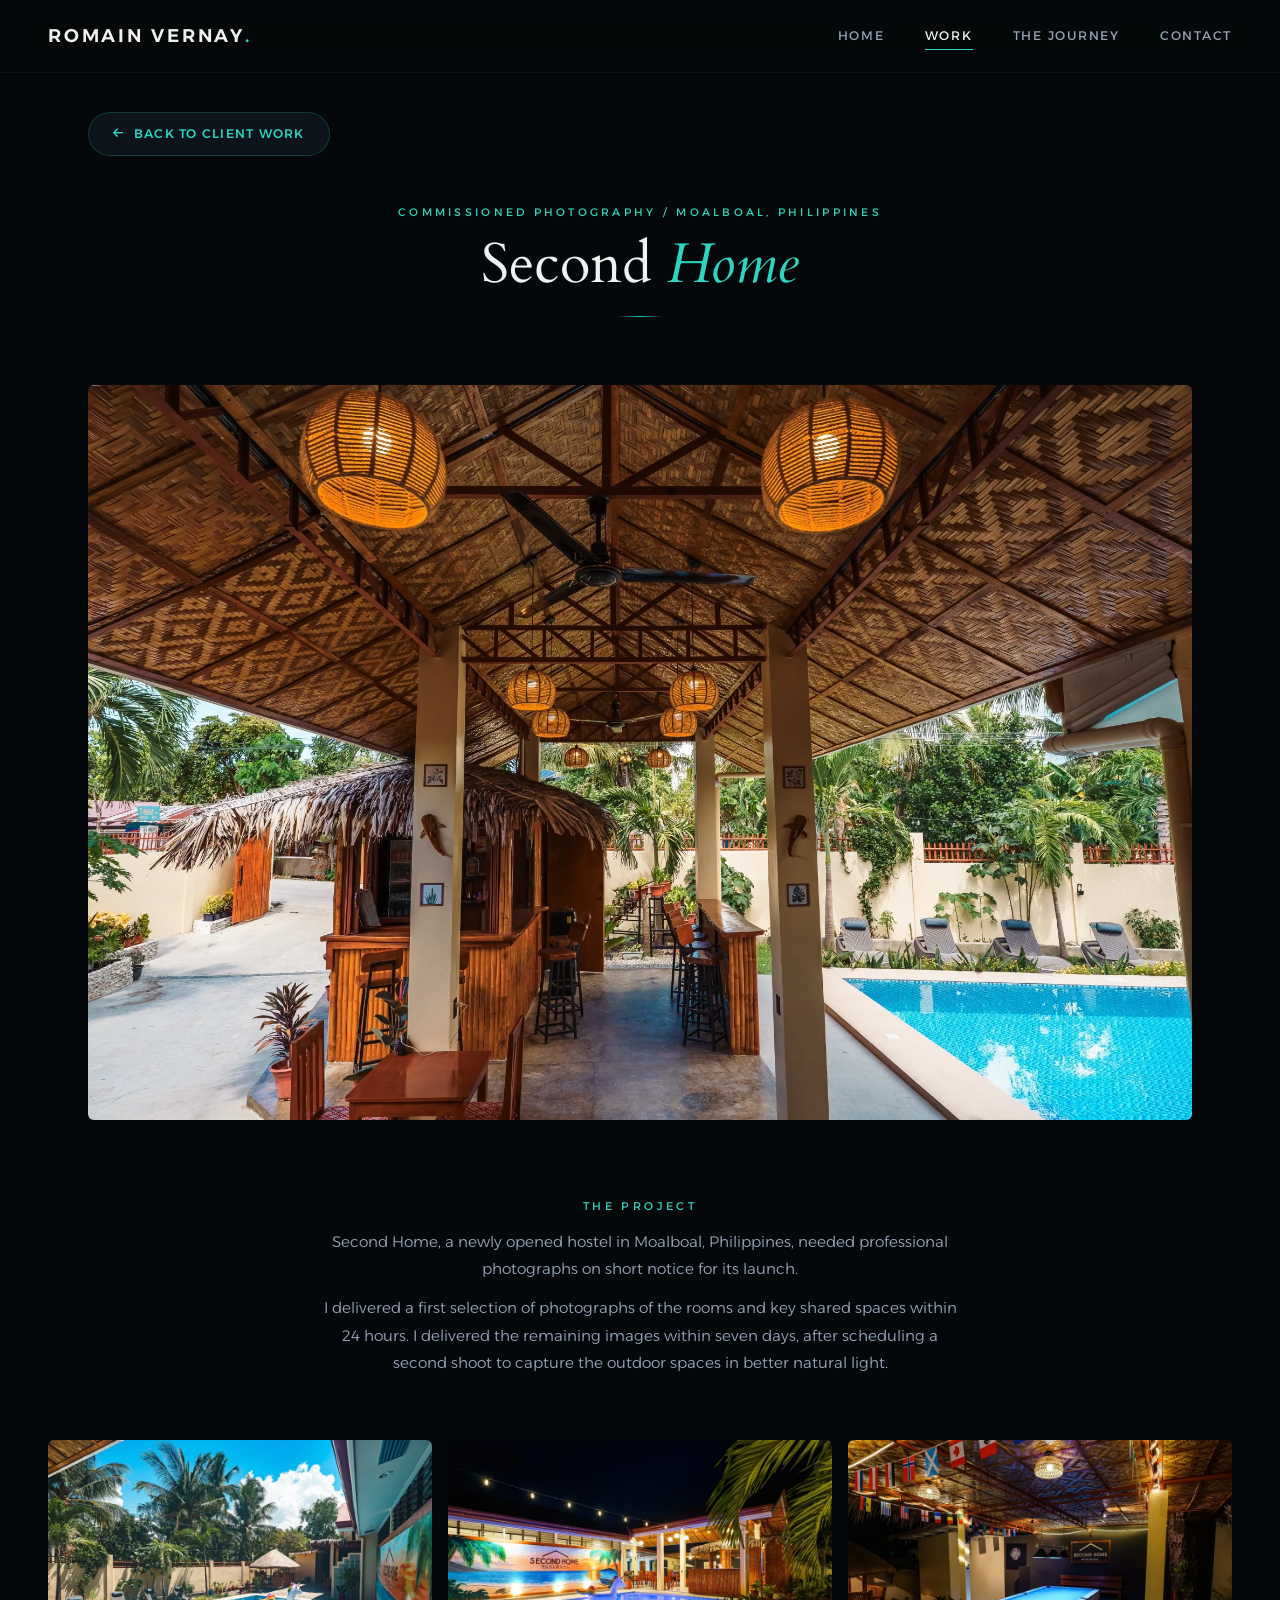
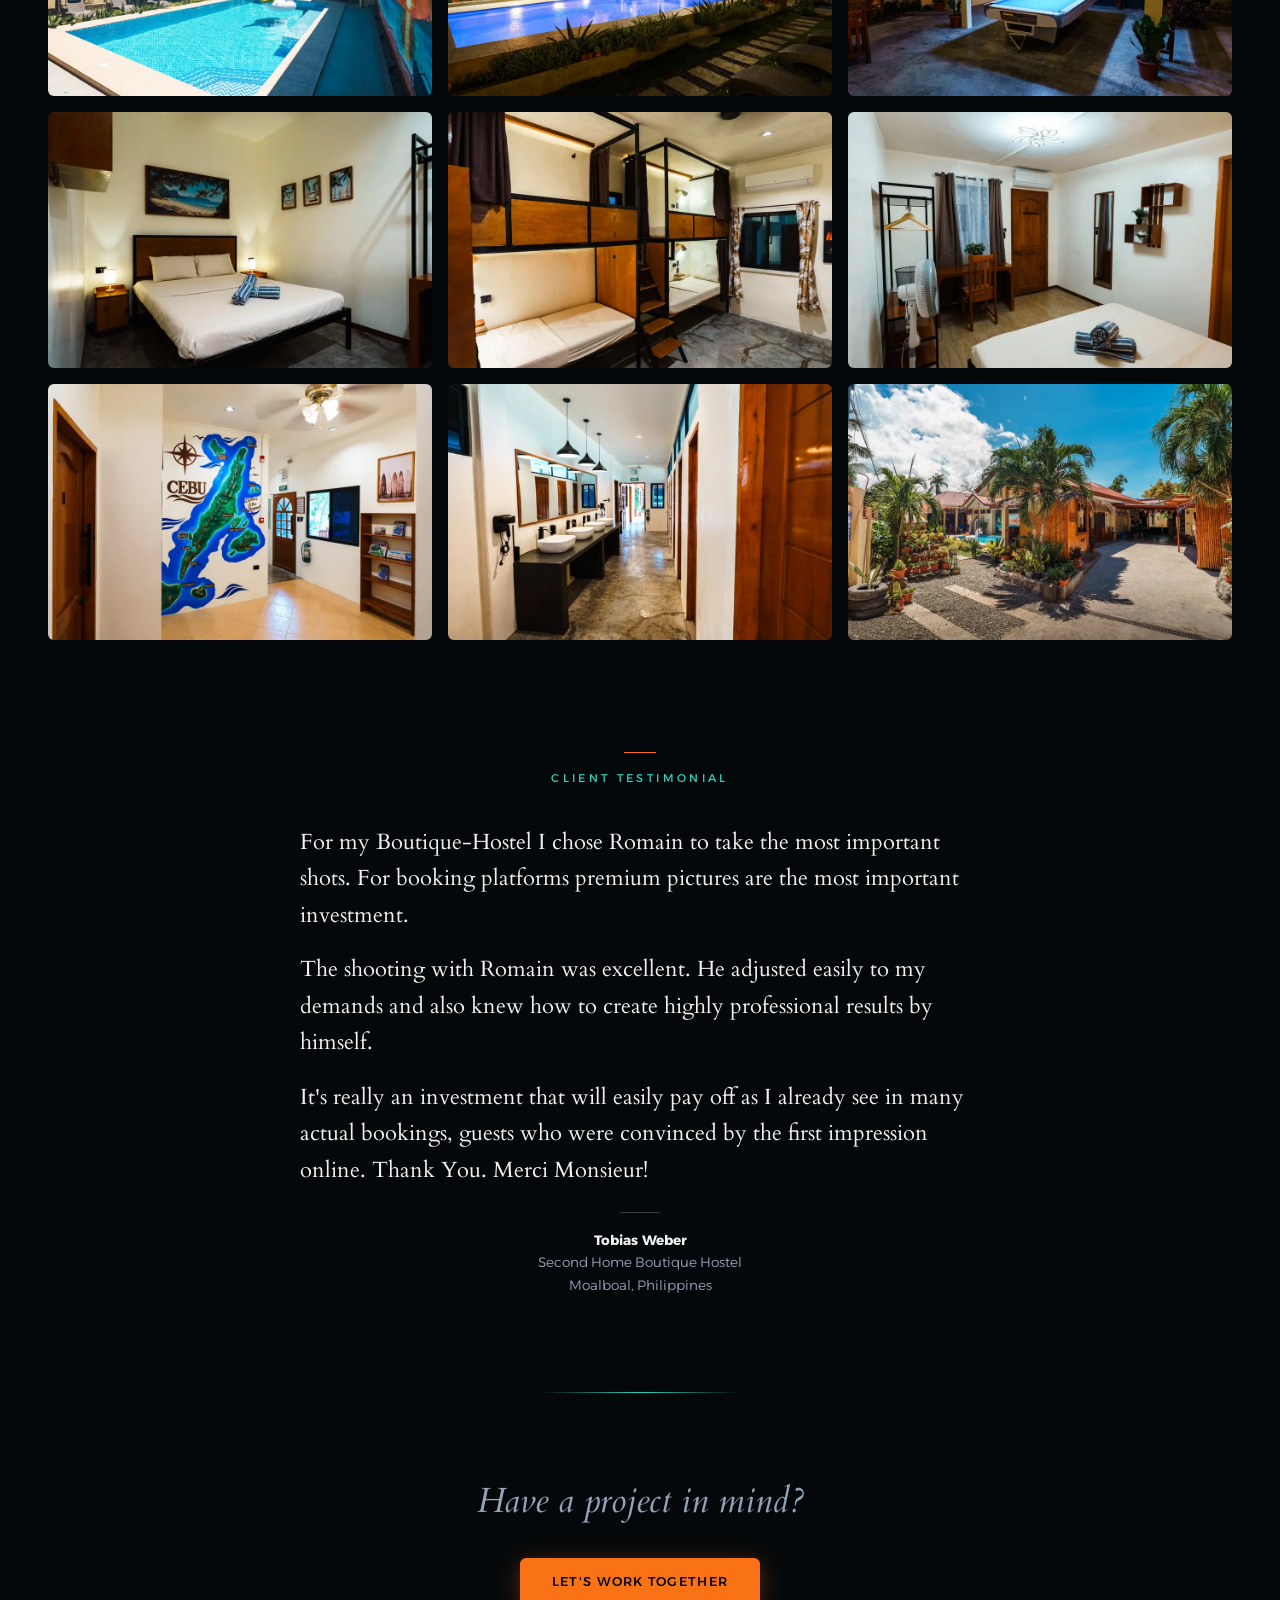
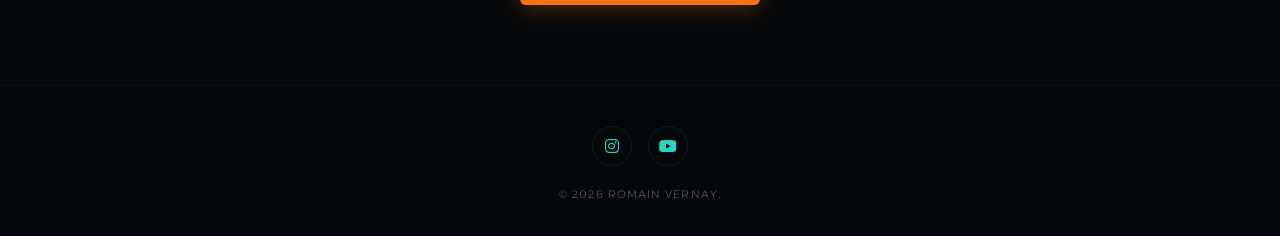
<file: second-home.html>
<!DOCTYPE html>
<html lang="en">
<head>
  <meta charset="UTF-8">
  <meta name="viewport" content="width=device-width, initial-scale=1.0">
  <link rel="icon" type="image/svg+xml" href="favicon.svg">
  <title>Second Home — Romain Vernay</title>
  <link rel="canonical" href="https://romainvrnx.netlify.app/second-home.html">
  <meta name="description" content="Second Home Moalboal — hospitality photography commissioned to showcase rooms, shared spaces and the atmosphere of the property.">
  <meta property="og:type" content="website">
  <meta property="og:url" content="https://romainvrnx.netlify.app/second-home.html">
  <meta property="og:title" content="Second Home — Romain Vernay">
  <meta property="og:description" content="Second Home Moalboal — hospitality photography commissioned to showcase rooms, shared spaces and the atmosphere of the property.">
  <meta property="og:image" content="https://romainvrnx.netlify.app/images/romain-vernay-social-alexandria.webp">
  <meta property="og:image:type" content="image/webp">
  <meta property="og:image:width" content="1200">
  <meta property="og:image:height" content="630">
  <meta property="og:image:alt" content="Romain Vernay, Ocean Filmmaker, over an underwater photograph">
  <meta name="twitter:card" content="summary_large_image">
  <meta name="twitter:title" content="Second Home — Romain Vernay">
  <meta name="twitter:description" content="Second Home Moalboal — hospitality photography commissioned to showcase rooms, shared spaces and the atmosphere of the property.">
  <meta name="twitter:image" content="https://romainvrnx.netlify.app/images/romain-vernay-social-alexandria.webp">
  <meta name="twitter:image:alt" content="Romain Vernay, Ocean Filmmaker, over an underwater photograph">
  <link rel="stylesheet" href="https://cdnjs.cloudflare.com/ajax/libs/font-awesome/6.5.1/css/all.min.css" integrity="sha512-DTOQO9RWCH3ppGqcWaEA1BIZOC6xxalwEsw9c2QQeAIftl+Vegovlnee1c9QX4TctnWMn13TZye+giMm8e2LwA==" crossorigin="anonymous" referrerpolicy="no-referrer">
  <link rel="stylesheet" href="style.css">
</head>
<body class="page-second-home">
  <header class="header header--scrolled" id="header">
    <a href="index.html" class="logo">ROMAIN VERNAY<span>.</span></a>
    <nav class="nav-desktop" id="nav-desktop">
      <a href="index.html" class="nav-desktop__link">Home</a>
      <a href="work.html" class="nav-desktop__link nav-desktop__link--active">Work</a>
      <a href="the-journey.html" class="nav-desktop__link">The Journey</a>
      <a href="contact.html" class="nav-desktop__link">Contact</a>
    </nav>
    <button class="hamburger" id="hamburger" type="button" aria-controls="nav-mobile" aria-label="Toggle navigation" aria-expanded="false">
      <span></span><span></span><span></span>
    </button>
  </header>
  <nav class="nav-mobile" id="nav-mobile" aria-label="Mobile navigation">
    <a href="index.html" class="nav-mobile__link">Home</a>
    <a href="work.html" class="nav-mobile__link">Work</a>
    <a href="the-journey.html" class="nav-mobile__link">The Journey</a>
    <a href="contact.html" class="nav-mobile__link">Contact</a>
  </nav>
  <div style="padding-top: calc(var(--nav-h) + 2.5rem); padding-left: clamp(1.5rem, 4vw, 3rem); max-width: var(--max-w); margin: 0 auto;">
    <a href="photography.html#editorial-commercial" class="btn-back"><i class="fa-solid fa-arrow-left"></i><span>Back to client work</span></a>
  </div>
  <section class="page-hero" style="padding-top: 1rem;">
    <div class="page-hero__inner reveal">
      <p class="page-hero__kicker">Commissioned Photography / Moalboal, Philippines</p>
      <h1 class="page-hero__title">Second <em>Home</em></h1>
      <div class="page-hero__divider"></div>
    </div>
  </section>
  <section class="project-cover">
    <img src="images/second-home/HIGHRES-daytime-bar2.webp" alt="Second Home Moalboal — open-air bar and covered terrace" fetchpriority="high">
  </section>
  <section class="section" style="padding-top: 0;">
    <div class="section__inner">
      <div class="project-intro reveal">
        <h2 class="section__kicker">The Project</h2>
        <p class="project-intro__description">Second Home, a newly opened hostel in Moalboal, Philippines, needed professional photographs on short notice for its launch.</p>
        <p class="project-intro__description">I delivered a first selection of photographs of the rooms and key shared spaces within 24 hours. I delivered the remaining images within seven days, after scheduling a second shoot to capture the outdoor spaces in better natural light.</p>
      </div>
      <div id="masonry-second-home" class="masonry reveal" aria-label="Second Home photography portfolio">
        <a class="masonry__item" id="masonry-second-home-0" href="images/second-home/HIGHRES-swimming1unicorn.webp">
          <img src="images/second-home/thumbs/HIGHRES-swimming1unicorn.webp" alt="Second Home swimming pool in daylight" loading="lazy" decoding="async">
        </a>
        <a class="masonry__item" id="masonry-second-home-1" href="images/second-home/HIGHRES-private-1hero.webp">
          <img src="images/second-home/thumbs/HIGHRES-private-1hero.webp" alt="Private double bedroom" loading="lazy" decoding="async">
        </a>
        <a class="masonry__item" id="masonry-second-home-2" href="images/second-home/HIGHRES-common1(1).webp">
          <img src="images/second-home/thumbs/HIGHRES-common1(1).webp" alt="Entrance hall with Cebu mural" loading="lazy" decoding="async">
        </a>
        <a class="masonry__item masonry__item--wide" id="masonry-second-home-3" href="images/second-home/HIGHRES-1outside-hero.webp">
          <img src="images/second-home/thumbs/HIGHRES-1outside-hero.webp" alt="Second Home illuminated swimming pool at night" loading="lazy" decoding="async">
        </a>
        <a class="masonry__item" id="masonry-second-home-4" href="images/second-home/HIGHRES-8dorm1hero.webp">
          <img src="images/second-home/thumbs/HIGHRES-8dorm1hero.webp" alt="Shared dormitory accommodation" loading="lazy" decoding="async">
        </a>
        <a class="masonry__item" id="masonry-second-home-5" href="images/second-home/HIGHRES-showerwc(1).webp">
          <img src="images/second-home/thumbs/HIGHRES-showerwc(1).webp" alt="Shared washbasin area" loading="lazy" decoding="async">
        </a>
        <a class="masonry__item" id="masonry-second-home-6" href="images/second-home/HIGHRES-outside5.webp">
          <img src="images/second-home/thumbs/HIGHRES-outside5.webp" alt="Games area with pool table" loading="lazy" decoding="async">
        </a>
        <a class="masonry__item" id="masonry-second-home-7" href="images/second-home/HIGHRES-privatend2.webp">
          <img src="images/second-home/thumbs/HIGHRES-privatend2.webp" alt="Private room furnishings and amenities" loading="lazy" decoding="async">
        </a>
        <a class="masonry__item masonry__item--wide" id="masonry-second-home-8" href="images/second-home/HIGHRES-daytime-entry.webp">
          <img src="images/second-home/thumbs/HIGHRES-daytime-entry.webp" alt="Second Home hostel exterior in daylight" loading="lazy" decoding="async">
        </a>
      </div>
      <section class="project-testimonial" aria-labelledby="project-testimonial-title">
        <h2 class="section__kicker" id="project-testimonial-title">Client Testimonial</h2>
        <figure class="project-testimonial__figure">
          <blockquote class="project-testimonial__quote">
            <p>For my Boutique-Hostel I chose Romain to take the most important shots. For booking platforms premium pictures are the most important investment.</p>
            <p>The shooting with Romain was excellent. He adjusted easily to my demands and also knew how to create highly professional results by himself.</p>
            <p>It's really an investment that will easily pay off as I already see in many actual bookings, guests who were convinced by the first impression online. Thank You. Merci Monsieur!</p>
          </blockquote>
          <figcaption class="project-testimonial__attribution">
            <strong>Tobias Weber</strong>
            <span>Second Home Boutique Hostel</span>
            <span>Moalboal, Philippines</span>
          </figcaption>
        </figure>
      </section>
    </div>
  </section>
  <dialog class="lightbox" id="lightbox" aria-label="Photo viewer">
    <button class="lightbox__close" id="lightbox-close" aria-label="Close photo">✕</button>
    <button class="lightbox__nav lightbox__nav--prev" id="lightbox-prev" aria-label="Previous photo"><svg width="22" height="22" viewBox="0 0 24 24" fill="none" stroke="currentColor" stroke-width="2.5" stroke-linecap="round" stroke-linejoin="round"><polyline points="15 18 9 12 15 6"/></svg></button>
    <img class="lightbox__img" id="lightbox-img" alt="">
    <button class="lightbox__nav lightbox__nav--next" id="lightbox-next" aria-label="Next photo"><svg width="22" height="22" viewBox="0 0 24 24" fill="none" stroke="currentColor" stroke-width="2.5" stroke-linecap="round" stroke-linejoin="round"><polyline points="9 6 15 12 9 18"/></svg></button>
    <span class="lightbox__counter" id="lightbox-counter" aria-live="polite"></span>
  </dialog>
  <section class="contact-strip reveal">
    <p class="contact-strip__text">Have a project in mind?</p>
    <a href="contact.html" class="btn btn--orange">Let's work together</a>
  </section>
  <footer class="footer-full">
    <div class="footer-full__inner">
      <div class="footer-full__socials">
        <a href="https://www.instagram.com/romain.vny/" target="_blank" rel="noopener noreferrer" aria-label="Instagram" class="footer-social" id="footer-ig"><i class="fa-brands fa-instagram"></i></a>
        <a href="https://www.youtube.com/@romainvny" target="_blank" rel="noopener noreferrer" aria-label="YouTube" class="footer-social" id="footer-yt"><i class="fa-brands fa-youtube"></i></a>
      </div>
      <p class="footer-full__copy">© 2026 ROMAIN VERNAY<span>.</span></p>
    </div>
  </footer>
  <script src="site-config.js"></script>
  <script src="script.js"></script>
</body>
</html>
</file>
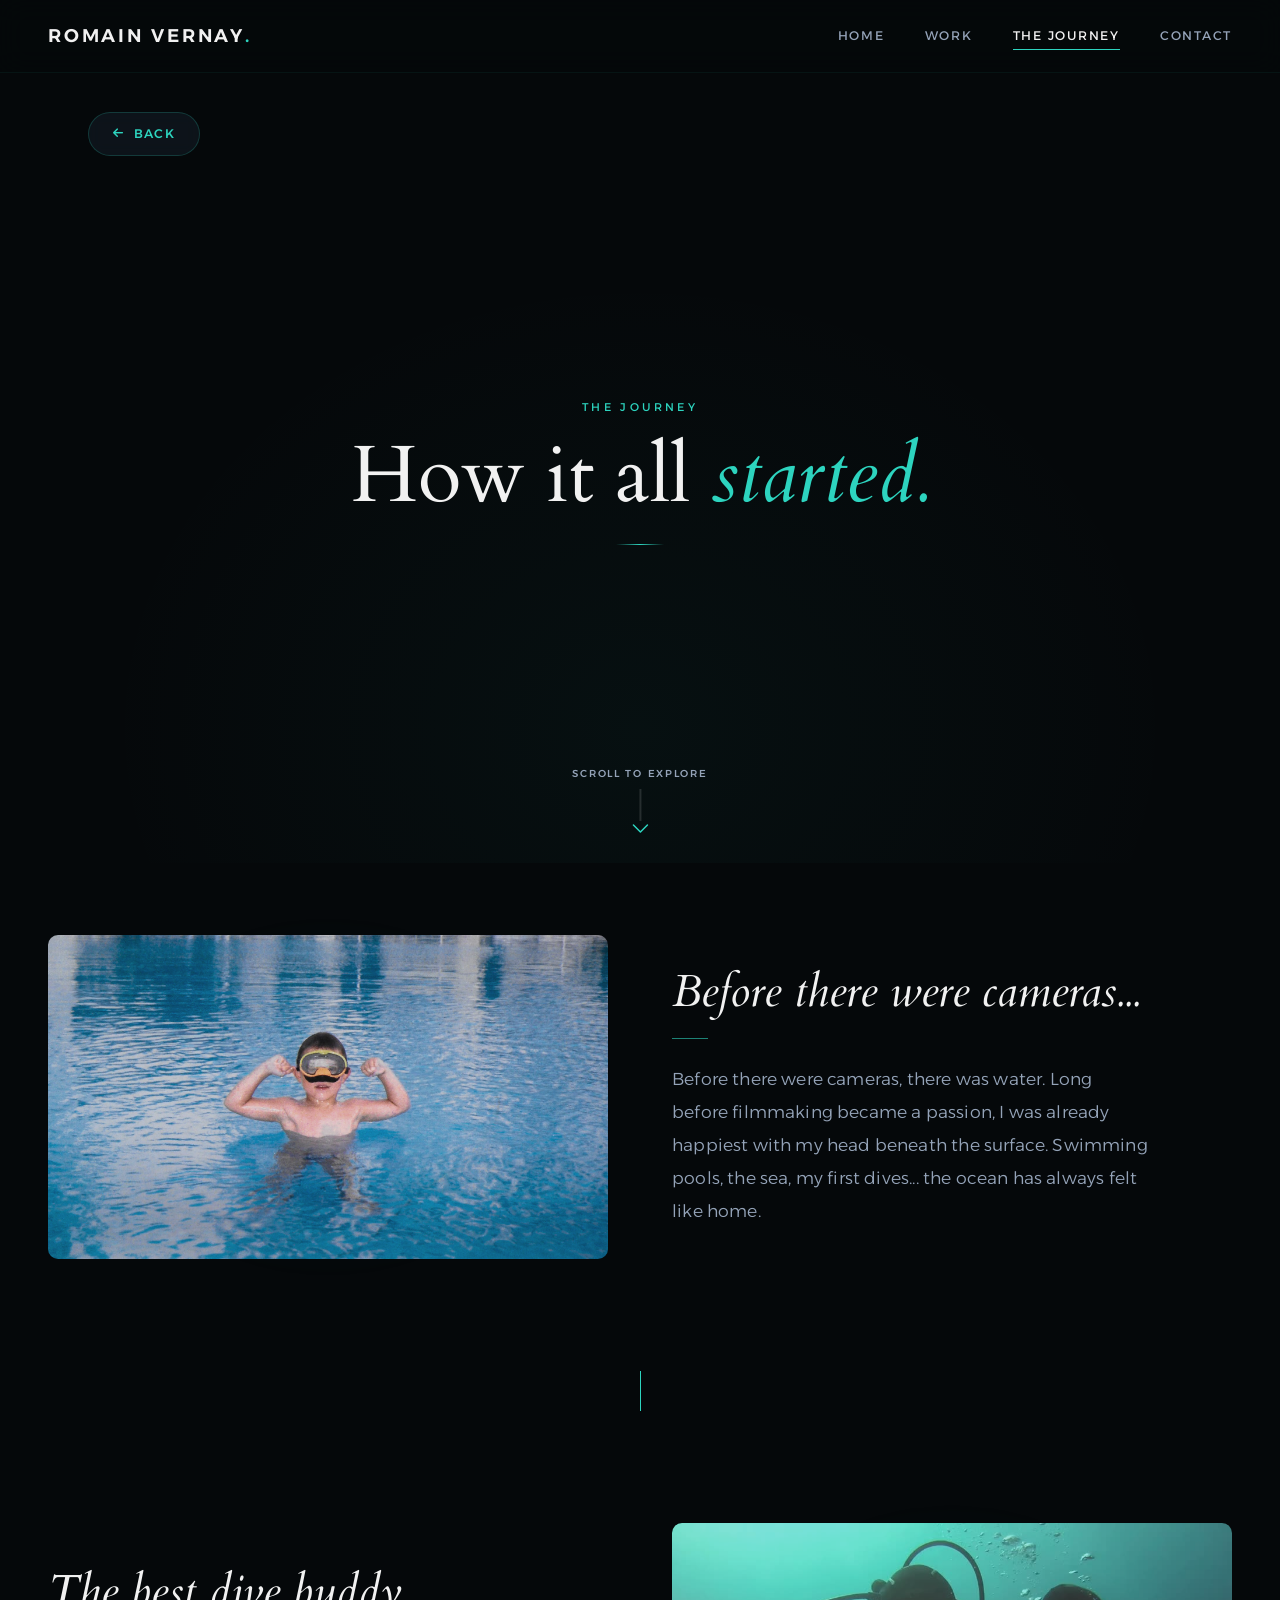
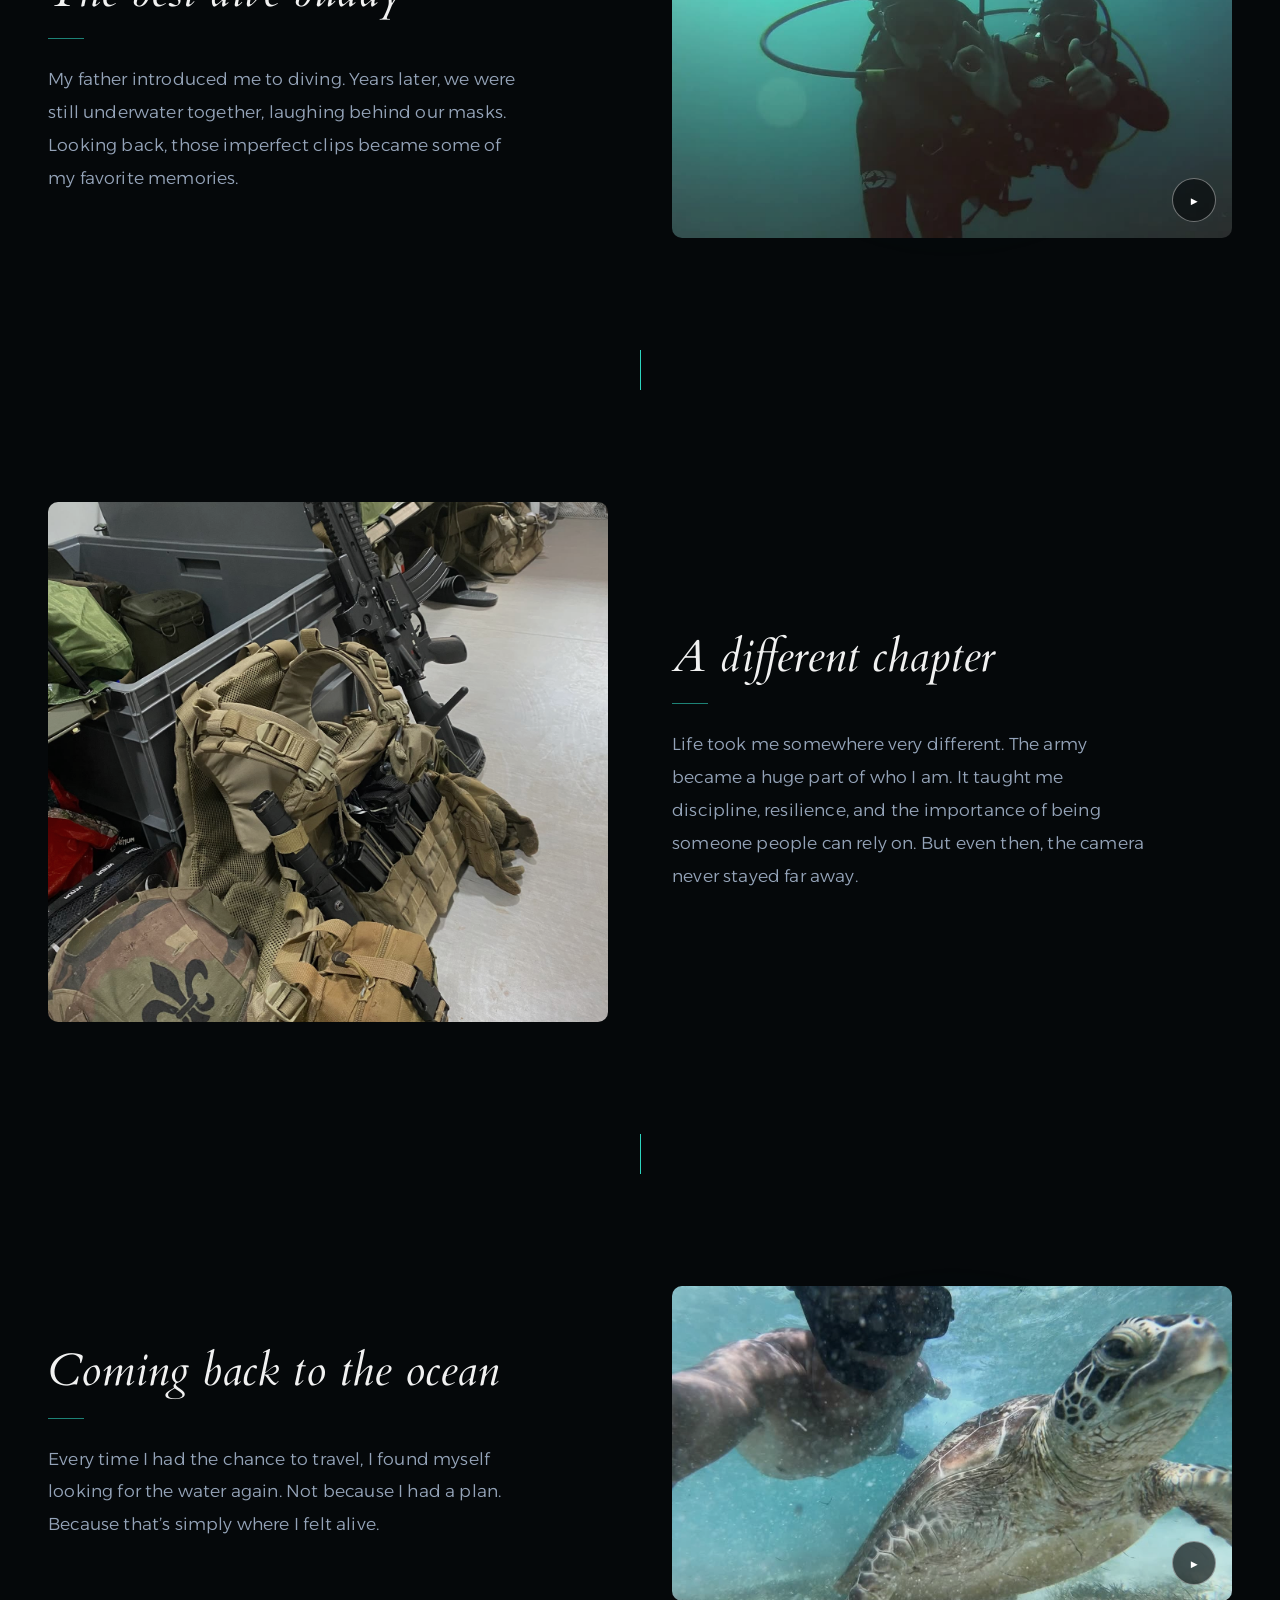
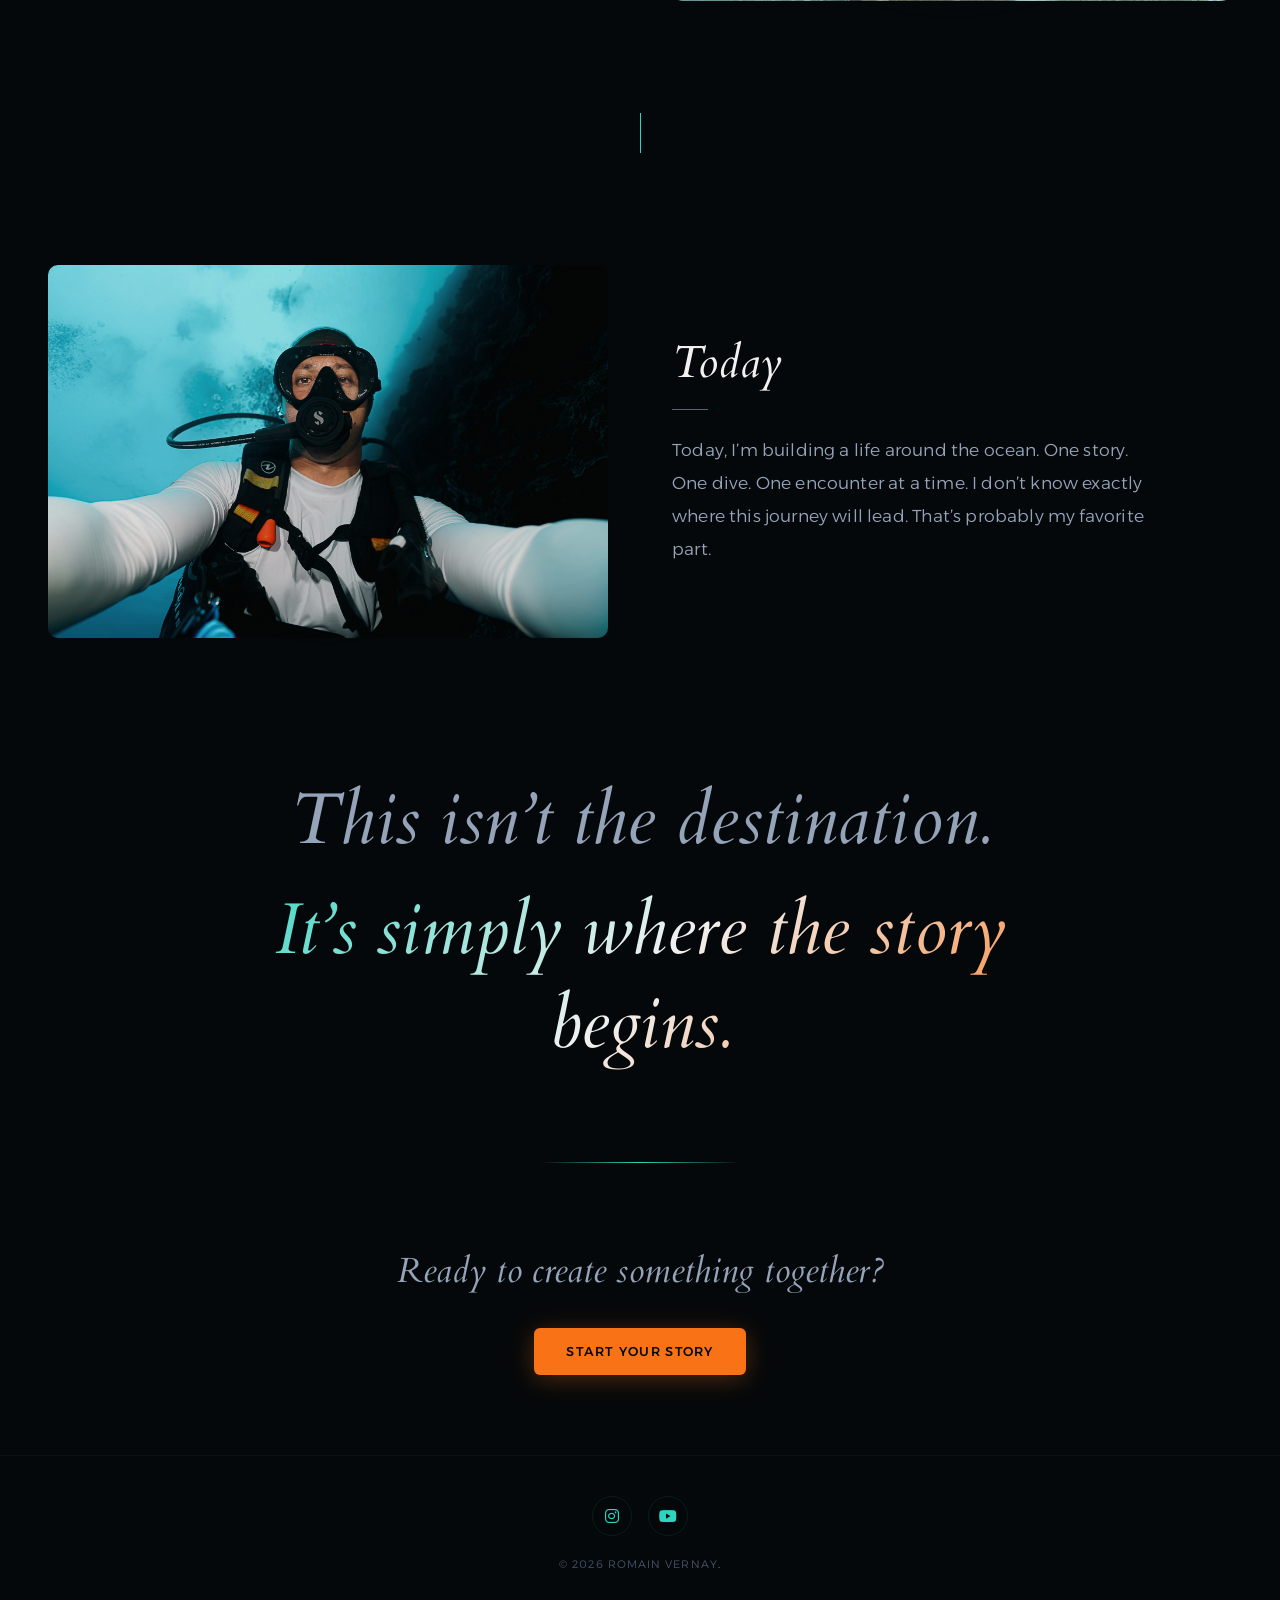
<file: the-journey.html>
<!DOCTYPE html>
<html lang="en">
<head>
  <meta charset="UTF-8">
  <meta name="viewport" content="width=device-width, initial-scale=1.0">
  <link rel="icon" type="image/svg+xml" href="favicon.svg">
  <title>The Journey — Romain Vernay</title>
  <link rel="canonical" href="https://romainvrnx.netlify.app/the-journey.html">
  <meta name="description" content="The journey of Romain Vernay — from land to sea, a life built around the ocean. Underwater filmmaker and photographer.">
  <meta property="og:type" content="website">
  <meta property="og:url" content="https://romainvrnx.netlify.app/the-journey.html">
  <meta property="og:title" content="The Journey — Romain Vernay">
  <meta property="og:description" content="The journey of Romain Vernay — from land to sea, a life built around the ocean. Underwater filmmaker and photographer.">
  <meta property="og:image" content="https://romainvrnx.netlify.app/images/romain-vernay-social-alexandria.webp">
  <meta property="og:image:type" content="image/webp">
  <meta property="og:image:width" content="1200">
  <meta property="og:image:height" content="630">
  <meta property="og:image:alt" content="Romain Vernay, Ocean Filmmaker, over an underwater photograph">
  <meta name="twitter:card" content="summary_large_image">
  <meta name="twitter:title" content="The Journey — Romain Vernay">
  <meta name="twitter:description" content="The journey of Romain Vernay — from land to sea, a life built around the ocean. Underwater filmmaker and photographer.">
  <meta name="twitter:image" content="https://romainvrnx.netlify.app/images/romain-vernay-social-alexandria.webp">
  <meta name="twitter:image:alt" content="Romain Vernay, Ocean Filmmaker, over an underwater photograph">

  <link rel="stylesheet" href="https://cdnjs.cloudflare.com/ajax/libs/font-awesome/6.5.1/css/all.min.css" integrity="sha512-DTOQO9RWCH3ppGqcWaEA1BIZOC6xxalwEsw9c2QQeAIftl+Vegovlnee1c9QX4TctnWMn13TZye+giMm8e2LwA==" crossorigin="anonymous" referrerpolicy="no-referrer" />
  <link rel="stylesheet" href="style.css">

  <style>
    /* Animation cinématique de la ligne de scroll */
    @keyframes scrollLineAnim {
      0% { transform: scaleY(0); transform-origin: top; opacity: 0; }
      30% { transform: scaleY(1); transform-origin: top; opacity: 1; }
      70% { transform: scaleY(1); transform-origin: bottom; opacity: 1; }
      100% { transform: scaleY(0); transform-origin: bottom; opacity: 0; }
    }
    .custom-scroll-line {
      width: 1px;
      height: 60px;
      background-color: #2dd4bf; /* Ligne en Turquoise teal */
      animation: scrollLineAnim 2s infinite ease-in-out;
    }
    .scene-separator {
      display: flex;
      justify-content: center;
      padding: 40px 0; /* Respiration entre les cadres */
    }
    .scene-separator .custom-scroll-line {
      height: 40px; /* Un peu plus court entre les chapitres */
    }
  </style>
</head>
<body>

  <!-- ===== HEADER ===== -->
  <header class="header header--scrolled" id="header">
    <a href="index.html" class="logo">ROMAIN VERNAY<span>.</span></a>
    <nav class="nav-desktop" id="nav-desktop">
      <a href="index.html" class="nav-desktop__link">Home</a>
      <a href="work.html" class="nav-desktop__link">Work</a>
      <a href="the-journey.html" class="nav-desktop__link nav-desktop__link--active" aria-current="page">The Journey</a>
      <a href="contact.html" class="nav-desktop__link">Contact</a>
    </nav>
    <button type="button" class="hamburger" id="hamburger" aria-controls="nav-mobile" aria-expanded="false" aria-label="Toggle navigation">
      <span></span><span></span><span></span>
    </button>
  </header>

  <nav class="nav-mobile" id="nav-mobile" aria-label="Mobile navigation">
    <a href="index.html" class="nav-mobile__link">Home</a>
    <a href="work.html" class="nav-mobile__link">Work</a>
    <a href="the-journey.html" class="nav-mobile__link" aria-current="page">The Journey</a>
    <a href="contact.html" class="nav-mobile__link">Contact</a>
  </nav>

  <!-- ===== BACK BUTTON ===== -->
  <div style="padding-top: calc(var(--nav-h) + 2.5rem); padding-left: clamp(1.5rem, 4vw, 3rem); max-width: var(--max-w); margin: 0 auto;">
    <a href="index.html" class="btn-back" id="btn-back-home" style="color: #2dd4bf;">
      <i class="fa-solid fa-arrow-left"></i>
      <span>Back</span>
    </a>
  </div>

  <!-- ═══════════════════════════════════════════
       SCROLLYTELLING — THE JOURNEY
       ═══════════════════════════════════════════ -->

  <div class="journey-wrapper" id="journey-wrapper">

    <!-- ===== OPENING ===== -->
    <section class="journey-opening" id="journey-opening" style="position: relative; height: 75vh; min-height: 500px; display: flex; flex-direction: column; align-items: center; justify-content: center; background-color: #05080a;">
      
      <div class="journey-opening__inner reveal" id="journey-opening-content" style="position: static; width: 100%; margin-top: -60px;">
        <p class="journey-opening__kicker">The Journey</p>
        <h1 class="journey-opening__title">How it all <em>started.</em></h1>
        <div class="journey-opening__divider"></div>
      </div>

      <!-- Same clickable scroll cue and teal animation as the Home page -->
      <a class="hero__scroll journey-scroll-cue" href="#journey-scenes" aria-label="Scroll to explore the journey">
        <span class="hero__scroll-label">SCROLL TO EXPLORE</span>
        <span class="hero__scroll-line" aria-hidden="true"></span>
        <svg class="hero__scroll-arrow" viewBox="0 0 24 12" width="24" height="12" aria-hidden="true" focusable="false">
          <path d="M5 2 L12 9 L19 2" fill="none" stroke="currentColor" stroke-width="1.5" stroke-linecap="round" stroke-linejoin="round"/>
        </svg>
      </a>

    </section>

    <!-- ===== SCENES ===== -->
    <div id="journey-scenes">
      <section class="journey-scene" id="scene-1">
        <div class="journey-scene__inner">
          <div class="journey-scene__media reveal">
            <img src="images/optimized/PHOTO ROMAIN.jpg" alt="Archive — childhood by the water" loading="lazy" class="journey-scene__img">
          </div>
          <div class="journey-scene__content reveal">
            <h2 class="journey-scene__title">Before there were cameras...</h2>
            <div class="journey-scene__line"></div>
            <p class="journey-scene__text">Before there were cameras, there was water. Long before filmmaking became a passion, I was already happiest with my head beneath the surface. Swimming pools, the sea, my first dives... the ocean has always felt like home.</p>
          </div>
        </div>
      </section>
      <div class="scene-separator reveal"><div class="custom-scroll-line"></div></div>
      <section class="journey-scene journey-scene--reverse" id="scene-2">
        <div class="journey-scene__inner">
          <div class="journey-scene__media reveal">
            <video class="journey-scene__video" muted loop playsinline preload="none" poster="images/padre-poster.jpg" aria-label="Raw GoPro footage — diving with dad">
              <source src="images/optimized/padre.mp4" type="video/mp4">
            </video>
            <button class="hero__playback journey-scene__playback" type="button" hidden aria-label="Play scene video"><span aria-hidden="true">▶</span></button>
            <noscript><a href="images/optimized/padre.mp4">Watch the scene video</a></noscript>
          </div>
          <div class="journey-scene__content reveal">
            <h2 class="journey-scene__title">The best dive buddy</h2>
            <div class="journey-scene__line"></div>
            <p class="journey-scene__text">My father introduced me to diving. Years later, we were still underwater together, laughing behind our masks. Looking back, those imperfect clips became some of my favorite memories.</p>
          </div>
        </div>
      </section>
      <div class="scene-separator reveal"><div class="custom-scroll-line"></div></div>
      <section class="journey-scene" id="scene-3">
        <div class="journey-scene__inner">
          <div class="journey-scene__media reveal">
            <img src="images/optimized/rca-army.jpg" alt="A different chapter — army years" loading="lazy" class="journey-scene__img">
          </div>
          <div class="journey-scene__content reveal">
            <h2 class="journey-scene__title">A different chapter</h2>
            <div class="journey-scene__line"></div>
            <p class="journey-scene__text">Life took me somewhere very different. The army became a huge part of who I am. It taught me discipline, resilience, and the importance of being someone people can rely on. But even then, the camera never stayed far away.</p>
          </div>
        </div>
      </section>
      <div class="scene-separator reveal"><div class="custom-scroll-line"></div></div>
      <section class="journey-scene journey-scene--reverse" id="scene-4">
        <div class="journey-scene__inner">
          <div class="journey-scene__media reveal">
            <video class="journey-scene__video" muted loop playsinline preload="none" poster="images/caledo-poster.jpg" aria-label="Coming back to the ocean">
              <source src="images/optimized/caledo.mp4" type="video/mp4">
            </video>
            <button class="hero__playback journey-scene__playback" type="button" hidden aria-label="Play scene video"><span aria-hidden="true">▶</span></button>
            <noscript><a href="images/optimized/caledo.mp4">Watch the scene video</a></noscript>
          </div>
          <div class="journey-scene__content reveal">
            <h2 class="journey-scene__title">Coming back to the ocean</h2>
            <div class="journey-scene__line"></div>
            <p class="journey-scene__text">Every time I had the chance to travel, I found myself looking for the water again. Not because I had a plan. Because that’s simply where I felt alive.</p>
          </div>
        </div>
      </section>
      <div class="scene-separator reveal"><div class="custom-scroll-line"></div></div>
      <section class="journey-scene" id="scene-5">
        <div class="journey-scene__inner">
          <div class="journey-scene__media reveal">
            <img src="images/optimized/diving-ro.jpg" alt="Today — building a life around the ocean" loading="lazy" class="journey-scene__img">
          </div>
          <div class="journey-scene__content reveal">
            <h2 class="journey-scene__title">Today</h2>
            <div class="journey-scene__line"></div>
            <p class="journey-scene__text">Today, I’m building a life around the ocean. One story. One dive. One encounter at a time. I don’t know exactly where this journey will lead. That’s probably my favorite part.</p>
          </div>
        </div>
      </section>
    </div>

    <!-- ===== FINALE ===== -->
    <section class="journey-finale" id="scene-finale" style="overflow: visible; padding-bottom: 80px;">
      <div class="journey-finale__inner reveal" id="journey-finale-content">
        <p class="journey-finale__line1">This isn’t the destination.</p>
        <p class="journey-finale__line2">It’s simply where the story begins.</p>
      </div>
    </section>

  </div>

  <!-- ===== CONTACT STRIP ===== -->
  <section class="contact-strip reveal" id="journey-cta">
    <p class="contact-strip__text">Ready to create something together?</p>
    <a href="contact.html" class="btn btn--orange" id="cta-journey-contact">Start your story</a>
  </section>

  <!-- ===== FOOTER ===== -->
  <footer class="footer-full" id="footer">
    <div class="footer-full__inner">
      <div class="footer-full__socials">
        <a href="https://www.instagram.com/romain.vny/" target="_blank" rel="noopener noreferrer" aria-label="Instagram" class="footer-social" id="footer-ig"><i class="fa-brands fa-instagram"></i></a>
        <a href="https://www.youtube.com/@romainvny" target="_blank" rel="noopener noreferrer" aria-label="YouTube" class="footer-social" id="footer-yt"><i class="fa-brands fa-youtube"></i></a>
      </div>
      <p class="footer-full__copy">© 2026 ROMAIN VERNAY<span>.</span></p>
    </div>
  </footer>

  <script src="site-config.js"></script>
  <script src="script.js"></script>
</body>
</html>
</file>
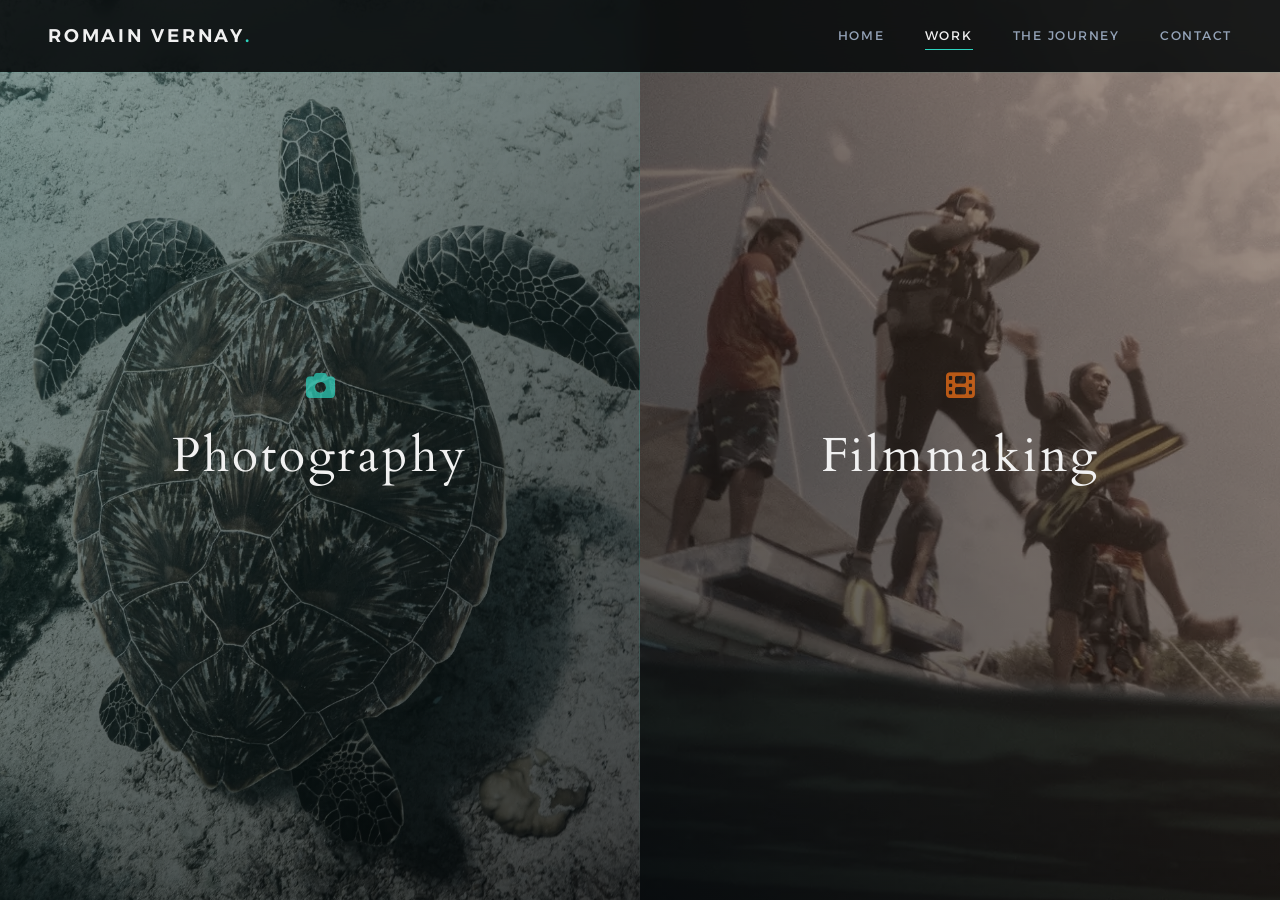
<file: work.html>
<!DOCTYPE html>
<html lang="en">
<head>
  <meta charset="UTF-8">
  <meta name="viewport" content="width=device-width, initial-scale=1.0">
  <link rel="icon" type="image/svg+xml" href="favicon.svg">
  <title>Work — Romain Vernay</title>
  <link rel="canonical" href="https://romainvrnx.netlify.app/work.html">
  <meta name="description" content="Explore Romain Vernay's work — photography and filmmaking. Underwater cinematography and expedition photography.">
  <meta property="og:type" content="website">
  <meta property="og:url" content="https://romainvrnx.netlify.app/work.html">
  <meta property="og:title" content="Work — Romain Vernay">
  <meta property="og:description" content="Explore Romain Vernay's work — photography and filmmaking. Underwater cinematography and expedition photography.">
  <meta property="og:image" content="https://romainvrnx.netlify.app/images/romain-vernay-social-alexandria.webp">
  <meta property="og:image:type" content="image/webp">
  <meta property="og:image:width" content="1200">
  <meta property="og:image:height" content="630">
  <meta property="og:image:alt" content="Romain Vernay, Ocean Filmmaker, over an underwater photograph">
  <meta name="twitter:card" content="summary_large_image">
  <meta name="twitter:title" content="Work — Romain Vernay">
  <meta name="twitter:description" content="Explore Romain Vernay's work — photography and filmmaking. Underwater cinematography and expedition photography.">
  <meta name="twitter:image" content="https://romainvrnx.netlify.app/images/romain-vernay-social-alexandria.webp">
  <meta name="twitter:image:alt" content="Romain Vernay, Ocean Filmmaker, over an underwater photograph">

  <!-- FontAwesome -->
  <link rel="stylesheet" href="https://cdnjs.cloudflare.com/ajax/libs/font-awesome/6.5.1/css/all.min.css" integrity="sha512-DTOQO9RWCH3ppGqcWaEA1BIZOC6xxalwEsw9c2QQeAIftl+Vegovlnee1c9QX4TctnWMn13TZye+giMm8e2LwA==" crossorigin="anonymous" referrerpolicy="no-referrer" />

  <link rel="stylesheet" href="style.css">
</head>
<body>

  <!-- ===== HEADER ===== -->
  <header class="header header--scrolled" id="header">
    <a href="index.html" class="logo">ROMAIN VERNAY<span>.</span></a>

    <!-- Desktop nav -->
    <nav class="nav-desktop" id="nav-desktop">
      <a href="index.html" class="nav-desktop__link">Home</a>
      <a href="work.html" class="nav-desktop__link nav-desktop__link--active" aria-current="page">Work</a>
      <a href="the-journey.html" class="nav-desktop__link">The Journey</a>
      <a href="contact.html" class="nav-desktop__link">Contact</a>
    </nav>

    <!-- Hamburger -->
    <button type="button" class="hamburger" id="hamburger" aria-controls="nav-mobile" aria-expanded="false" aria-label="Toggle navigation">
      <span></span>
      <span></span>
      <span></span>
    </button>
  </header>

  <!-- Mobile overlay -->
  <nav class="nav-mobile" id="nav-mobile" aria-label="Mobile navigation">
    <a href="index.html" class="nav-mobile__link">Home</a>
    <a href="work.html" class="nav-mobile__link" aria-current="page">Work</a>
    <a href="the-journey.html" class="nav-mobile__link">The Journey</a>
    <a href="contact.html" class="nav-mobile__link">Contact</a>
  </nav>

  <!-- ===== SPLIT SCREEN ===== -->
  <h1 class="visually-hidden">Work</h1>
  <div class="split" id="portfolio-split">

    <!-- Left: Photography -->
    <a href="photography.html" class="split__panel split__panel--photo" id="panel-photo">
      <div class="split__bg" style="background-image: url('images/ocean/DSC04339.webp');"></div>
      <div class="split__overlay"></div>
      <div class="split__content">
        <i class="fa-solid fa-camera split__icon"></i>
        <h2 class="split__title">Photography</h2>
        <span class="split__enter">
          Explore
          <svg class="split__enter-arrow" width="16" height="16" viewBox="0 0 24 24" fill="none" stroke="currentColor" stroke-width="2.5" stroke-linecap="round" stroke-linejoin="round"><line x1="5" y1="12" x2="19" y2="12"/><polyline points="12 5 19 12 12 19"/></svg>
        </span>
      </div>
    </a>

    <!-- Right: Filmmaking -->
    <a href="filmmaking.html" class="split__panel split__panel--film" id="panel-film">
      <div class="split__bg" style="background-image: url('images/film-bg.webp');"></div>
      <div class="split__overlay"></div>
      <div class="split__content">
        <i class="fa-solid fa-film split__icon"></i>
        <h2 class="split__title">Filmmaking</h2>
        <span class="split__enter">
          Explore
          <svg class="split__enter-arrow" width="16" height="16" viewBox="0 0 24 24" fill="none" stroke="currentColor" stroke-width="2.5" stroke-linecap="round" stroke-linejoin="round"><line x1="5" y1="12" x2="19" y2="12"/><polyline points="12 5 19 12 12 19"/></svg>
        </span>
      </div>
    </a>

  </div>

  <script src="site-config.js"></script>
  <script src="script.js"></script>
</body>
</html>
</file>
<file: style.css>
/* ============================================
   ROMAIN VERNAY — Cinematic Dark Mode
   Orange & Teal Color Grading
   ============================================ */

/* ---------- Google Fonts ---------- */
@import url('https://fonts.googleapis.com/css2?family=Alexandria:wght@200;300;400;500;600&family=Cardo:ital,wght@0,400;0,700;1,400&display=swap');

/* ---------- Reset ---------- */
*,
*::before,
*::after {
  margin: 0;
  padding: 0;
  box-sizing: border-box;
}

/* ---------- Custom Properties ---------- */
:root {
  --bg:           #05080a;
  --surface:      #0f171f;
  --surface-alt:  #131e29;
  --teal:         #2dd4bf;
  --teal-dim:     rgba(45, 212, 191, .12);
  --teal-glow:    rgba(45, 212, 191, .25);
  --orange:       #f97316;
  --orange-hover: #fb923c;
  --orange-glow:  rgba(249, 115, 22, .3);
  --white:        #f1f1f1;
  --grey:         #94a3b8;
  --grey-dim:     #475569;

  --font-display: 'Cardo', Georgia, 'Times New Roman', serif;
  --font-body:    'Alexandria', 'Segoe UI', system-ui, sans-serif;

  --nav-h:     72px;
  --radius:    6px;
  --radius-lg: 10px;
  --max-w:     1200px;
  --transition: .4s cubic-bezier(.25, .46, .45, .94);
}

html {
  scroll-behavior: smooth;
  font-size: 16px;
}

body {
  font-family: var(--font-body);
  font-weight: 300;
  color: var(--white);
  background: var(--bg);
  line-height: 1.65;
  -webkit-font-smoothing: antialiased;
  -moz-osx-font-smoothing: grayscale;
  overflow-x: hidden;
}

a { color: inherit; text-decoration: none; }
img { display: block; max-width: 100%; }
ul, ol { list-style: none; }
button, input, textarea {
  font-family: inherit;
  font-size: inherit;
  color: inherit;
  border: none;
  outline: none;
  background: none;
}

/* ============================================
   FADE-IN SYSTEM
   ============================================ */
.reveal-enabled .reveal {
  opacity: 0;
  transform: translateY(28px);
  transition: opacity .7s ease, transform .7s ease;
}

.reveal-enabled .reveal.visible,
.reveal-enabled .reveal:focus-within {
  opacity: 1;
  transform: translateY(0);
}

.reveal-d1 { transition-delay: .1s; }
.reveal-d2 { transition-delay: .2s; }
.reveal-d3 { transition-delay: .35s; }
.reveal-d4 { transition-delay: .5s; }

/* ============================================
   HEADER / NAV
   ============================================ */
.header {
  position: fixed;
  top: 0;
  left: 0;
  width: 100%;
  height: var(--nav-h);
  z-index: 1000;
  display: flex;
  align-items: center;
  justify-content: space-between;
  padding: 0 clamp(1.5rem, 4vw, 3rem);
  transition: background var(--transition), box-shadow var(--transition);
}

.header--scrolled {
  background: rgba(5, 8, 10, .88);
  backdrop-filter: blur(14px);
  -webkit-backdrop-filter: blur(14px);
  box-shadow: 0 1px 0 rgba(45, 212, 191, .06);
}

/* Logo */
.logo {
  font-family: var(--font-body);
  font-size: 1.15rem;
  font-weight: 600;
  letter-spacing: .15em;
  text-transform: uppercase;
  color: var(--white);
  z-index: 1010;
}

.logo span {
  color: var(--teal);
}

/* Desktop Nav */
.nav-desktop {
  display: flex;
  align-items: center;
  gap: 2.5rem;
}

.nav-desktop__link {
  font-size: .78rem;
  font-weight: 400;
  letter-spacing: .14em;
  text-transform: uppercase;
  color: var(--grey);
  position: relative;
  transition: color .3s ease;
}

.nav-desktop__link::after {
  content: '';
  position: absolute;
  bottom: -4px;
  left: 0;
  width: 0;
  height: 1px;
  background: var(--teal);
  transition: width .3s ease;
}

.nav-desktop__link:hover,
.nav-desktop__link--active {
  color: var(--white);
}

.nav-desktop__link:hover::after,
.nav-desktop__link--active::after {
  width: 100%;
}

/* Hamburger */
button:focus-visible, a:focus-visible {
  outline: 2px solid var(--teal, #73e1d4);
  outline-offset: 3px;
}

.hamburger {
  display: none;
  flex-direction: column;
  gap: 6px;
  cursor: pointer;
  z-index: 1010;
  padding: 4px;
}

.hamburger span {
  display: block;
  width: 26px;
  height: 2px;
  background: var(--white);
  border-radius: 2px;
  transition: transform .35s ease, opacity .35s ease;
  transform-origin: center;
}

.hamburger.open span:nth-child(1) {
  transform: rotate(45deg) translate(5.5px, 5.5px);
}
.hamburger.open span:nth-child(2) {
  opacity: 0;
}
.hamburger.open span:nth-child(3) {
  transform: rotate(-45deg) translate(5.5px, -5.5px);
}

/* Mobile overlay */
.nav-mobile {
  position: fixed;
  inset: 0;
  background: rgba(5, 8, 10, .97);
  backdrop-filter: blur(20px);
  display: flex;
  flex-direction: column;
  align-items: center;
  justify-content: center;
  gap: 2.5rem;
  opacity: 0;
  visibility: hidden;
  pointer-events: none;
  transition: opacity .4s ease, visibility .4s;
  z-index: 1005;
}

.nav-mobile.open {
  opacity: 1;
  visibility: visible;
  pointer-events: all;
}

.nav-mobile__link {
  font-family: var(--font-display);
  font-size: 1.8rem;
  font-weight: 400;
  color: var(--grey);
  letter-spacing: .04em;
  transition: color .3s ease;
}

.nav-mobile__link:hover {
  color: var(--teal);
}

/* ============================================
   HERO — VIDEO BACKGROUND
   ============================================ */
.hero {
  position: relative;
  width: 100%;
  height: 100vh;
  min-height: 650px;
  display: flex;
  align-items: center;
  justify-content: center;
  overflow: hidden;
}

.hero__video {
  position: absolute;
  inset: 0;
  width: 100%;
  height: 100%;
  object-fit: cover;
  z-index: 0;
}

.hero__overlay {
  position: absolute;
  inset: 0;
  z-index: 1;
  background:
    linear-gradient(180deg,
      rgba(5, 8, 10, .45) 0%,
      rgba(5, 8, 10, .15) 35%,
      rgba(5, 8, 10, .25) 65%,
      rgba(5, 8, 10, .85) 100%
    ),
    rgba(0, 0, 0, .4);
  /* Dark veil (40%) + gradient for readability on bright shots */
  mix-blend-mode: normal;
}

/* Subtle teal/orange vignette around edges */
.hero__color-grade {
  position: absolute;
  inset: 0;
  z-index: 2;
  background:
    radial-gradient(ellipse at 20% 80%, rgba(45, 212, 191, .06) 0%, transparent 50%),
    radial-gradient(ellipse at 80% 20%, rgba(249, 115, 22, .04) 0%, transparent 50%);
  pointer-events: none;
}

.hero__content {
  position: relative;
  z-index: 3;
  text-align: center;
  max-width: 720px;
  padding: 0 1.5rem;
}

.hero__label {
  font-family: var(--font-body);
  font-size: .85rem;
  font-weight: 500;
  letter-spacing: .3em;
  text-transform: uppercase;
  color: var(--white);
  text-shadow: 0 1px 12px rgba(0, 0, 0, .6), 0 0 20px rgba(0, 0, 0, .4);
  margin-bottom: 1rem;
  opacity: 0;
  animation: fadeUp .8s .3s ease forwards;
}

.hero__name {
  font-family: var(--font-display);
  font-size: clamp(3rem, 8vw, 5.5rem);
  font-weight: 400;
  line-height: 1.08;
  color: var(--white);
  text-shadow: 0 2px 20px rgba(0, 0, 0, .6), 0 0 40px rgba(0, 0, 0, .3);
  opacity: 0;
  animation: fadeUp .8s .5s ease forwards;
}

.hero__name em {
  font-style: italic;
  color: var(--teal);
}

.hero__divider {
  width: 48px;
  height: 1px;
  background: linear-gradient(90deg, transparent, var(--teal), transparent);
  margin: 1.25rem auto;
  opacity: 0;
  animation: fadeUp .8s .65s ease forwards;
}

.hero__tagline {
  font-family: var(--font-body);
  font-size: clamp(.85rem, 1.6vw, 1rem);
  font-weight: 300;
  color: var(--white);
  letter-spacing: .04em;
  text-shadow: 0 1px 12px rgba(0, 0, 0, .5);
  margin-bottom: 2rem;
  opacity: 0;
  animation: fadeUp .8s .75s ease forwards;
}

.hero__tagline-accent {
  color: var(--teal);
}

.hero__buttons {
  display: flex;
  gap: 1rem;
  justify-content: center;
  flex-wrap: wrap;
  opacity: 0;
  animation: fadeUp .8s .9s ease forwards;
}

/* Service tags — PHOTO · VIDEO · DRONE */
.hero__tags {
  display: flex;
  align-items: center;
  justify-content: center;
  gap: .5rem;
  margin-bottom: 2rem;
  opacity: 0;
  animation: fadeUp .8s .82s ease forwards;
}

.hero__tag {
  font-family: var(--font-body);
  font-size: .65rem;
  font-weight: 500;
  letter-spacing: .25em;
  text-transform: uppercase;
  color: var(--teal);
}

.hero__tag-sep {
  font-size: .75rem;
  color: var(--grey-dim);
  user-select: none;
}

/* Scroll to explore — visible immediately, with the original teal line pulse.
   Avoid competing entrance animations that could keep the hint hidden. */
.hero__scroll {
  position: absolute;
  bottom: max(1.15rem, env(safe-area-inset-bottom));
  left: 50%;
  transform: translateX(-50%);
  z-index: 3;
  display: flex;
  flex-direction: column;
  align-items: center;
  gap: .4rem;
  min-width: 160px;
  padding: .6rem 1rem;
  color: var(--grey);
  opacity: 1;
  text-decoration: none;
  cursor: pointer;
}
.hero__scroll-label {
  font-family: var(--font-body);
  font-size: .63rem;
  font-weight: 500;
  letter-spacing: .17em;
  white-space: nowrap;
  color: var(--grey);
  transition: color .25s ease;
}
.hero__scroll-line {
  width: 2px;
  height: 32px;
  position: relative;
  overflow: hidden;
  background: rgba(255,255,255,.13);
}
.hero__scroll-line::after {
  content: '';
  position: absolute;
  inset: -100% 0 auto;
  width: 100%;
  height: 100%;
  background: var(--teal);
  animation: scrollPulse 1.8s ease-in-out infinite;
}
.hero__scroll-arrow {
  display: block;
  flex: 0 0 auto;
  margin-top: -.25rem;
  color: var(--teal);
  animation: scrollArrowDrift 1.8s ease-in-out infinite;
}
.hero__scroll:hover .hero__scroll-label,
.hero__scroll:focus-visible .hero__scroll-label {
  color: var(--white);
}
.hero__scroll:focus-visible {
  outline: 2px solid var(--teal);
  outline-offset: 2px;
  border-radius: 4px;
}
@keyframes scrollPulse {
  0% { top: -100%; }
  55%, 100% { top: 100%; }
}
@keyframes scrollArrowDrift {
  0%, 100% { transform: translateY(-2px); opacity: .5; }
  55% { transform: translateY(8px); opacity: 1; }
}
@keyframes fadeUp {
  from { opacity: 0; transform: translateY(16px); }
  to { opacity: 1; transform: translateY(0); }
}
@media (prefers-reduced-motion: reduce) {
  .hero__scroll-line::after,
  .hero__scroll-arrow {
    animation: none !important;
  }
  .hero__scroll-line::after {
    top: 0;
    height: 100%;
  }
  .hero__scroll-arrow {
    opacity: 1;
    transform: none;
  }
}

/* ============================================
   BUTTONS
   ============================================ */
.btn {
  display: inline-flex;
  align-items: center;
  justify-content: center;
  gap: .5rem;
  padding: .8rem 2rem;
  font-family: var(--font-body);
  font-size: .8rem;
  font-weight: 500;
  letter-spacing: .1em;
  text-transform: uppercase;
  border-radius: var(--radius);
  cursor: pointer;
  transition: transform .3s ease, box-shadow .3s ease, background .3s ease, color .3s ease, border-color .3s ease;
}

.btn:hover {
  transform: translateY(-2px);
}

.btn--orange {
  background: var(--orange);
  color: var(--bg);
  box-shadow: 0 4px 24px var(--orange-glow);
}

.btn--orange:hover {
  background: var(--orange-hover);
  box-shadow: 0 8px 32px rgba(249, 115, 22, .4);
}

.btn--ghost {
  background: transparent;
  color: var(--white);
  border: 1px solid rgba(255, 255, 255, .15);
}

.btn--ghost:hover {
  border-color: var(--teal);
  color: var(--teal);
  box-shadow: 0 4px 20px var(--teal-dim);
}

.btn--teal-outline {
  background: transparent;
  color: var(--teal);
  border: 1px solid var(--teal);
  box-shadow: 0 4px 20px var(--teal-dim);
}

.btn--teal-outline:hover {
  background: rgba(45, 212, 191, .08);
  box-shadow: 0 8px 32px var(--teal-glow);
}

.btn--teal {
  background: var(--teal);
  color: var(--bg);
  box-shadow: 0 4px 24px var(--teal-glow);
}

.btn--teal:hover {
  background: #5eead4;
  box-shadow: 0 8px 32px rgba(45, 212, 191, .4);
}

/* ============================================
   VIDEO MODAL (YouTube Lightbox)
   ============================================ */
.video-modal {
  position: fixed;
  inset: 0;
  z-index: 10000;
  display: flex;
  align-items: center;
  justify-content: center;
  background: rgba(0, 0, 0, .92);
  backdrop-filter: blur(10px);
  -webkit-backdrop-filter: blur(10px);
  opacity: 0;
  visibility: hidden;
  transition: opacity .35s ease, visibility .35s ease;
}

.video-modal--open {
  opacity: 1;
  visibility: visible;
}

.video-modal__close {
  position: absolute;
  top: clamp(1rem, 3vw, 2rem);
  right: clamp(1rem, 3vw, 2rem);
  width: 48px;
  height: 48px;
  border-radius: 50%;
  border: 1px solid rgba(255, 255, 255, .15);
  background: rgba(255, 255, 255, .06);
  color: var(--white);
  font-size: 1.25rem;
  cursor: pointer;
  display: flex;
  align-items: center;
  justify-content: center;
  transition: transform .3s ease, background .3s ease, border-color .3s ease;
  z-index: 10001;
}

.video-modal__close:hover {
  transform: rotate(90deg);
  background: rgba(255, 255, 255, .12);
  border-color: rgba(255, 255, 255, .3);
}

.video-modal__wrapper {
  position: relative;
  width: min(90vw, 1200px);
  max-width: 1200px;
  aspect-ratio: 16 / 9;
  border-radius: 8px;
  overflow: hidden;
  box-shadow: 0 20px 80px rgba(0, 0, 0, .6);
  transform: scale(.94);
  transition: transform .35s ease;
}

.video-modal--open .video-modal__wrapper {
  transform: scale(1);
}

.video-modal__wrapper iframe {
  position: absolute;
  top: 0;
  left: 0;
  width: 100%;
  height: 100%;
  border: 0;
}

/* Video modal — mobile */
@media (max-width: 768px) {
  .video-modal__wrapper {
    width: 96vw;
    border-radius: 6px;
  }

  .video-modal__close {
    width: 40px;
    height: 40px;
    font-size: 1.1rem;
    top: .75rem;
    right: .75rem;
  }
}

.btn__arrow {
  transition: transform .3s ease;
}

.btn:hover .btn__arrow {
  transform: translateX(4px);
}

/* ============================================
   PROOF STRIP
   ============================================ */
.proof-strip {
  background: var(--surface);
  border-top: 1px solid rgba(45, 212, 191, .05);
  border-bottom: 1px solid rgba(45, 212, 191, .05);
  padding: 1.5rem 1rem;
}

.proof-strip__inner {
  max-width: var(--max-w);
  margin: 0 auto;
  display: flex;
  align-items: center;
  justify-content: center;
  gap: clamp(2rem, 6vw, 5rem);
  flex-wrap: wrap;
}

.proof-strip__item {
  display: flex;
  align-items: center;
  gap: .75rem;
}

.proof-strip__icon {
  color: var(--teal);
  font-size: 1.15rem;
  width: 22px;
  text-align: center;
}

.proof-strip__text {
  font-size: .82rem;
  font-weight: 400;
  letter-spacing: .06em;
  color: var(--grey);
}

.proof-strip__text strong {
  color: var(--white);
  font-weight: 500;
}

/* ============================================
   SECTIONS (Generic)
   ============================================ */
.section {
  padding: 6rem clamp(1.5rem, 4vw, 3rem);
}

.section__inner {
  max-width: var(--max-w);
  margin: 0 auto;
}

.section__header {
  text-align: center;
  margin-bottom: 3.5rem;
}

.section__kicker {
  font-family: var(--font-body);
  font-size: .7rem;
  font-weight: 400;
  letter-spacing: .3em;
  text-transform: uppercase;
  color: var(--teal);
  margin-bottom: .75rem;
}

.section__title {
  font-family: var(--font-display);
  font-size: clamp(2rem, 4.5vw, 3rem);
  font-weight: 400;
  line-height: 1.15;
}

.section__title em {
  font-style: italic;
  color: var(--teal);
}

/* ============================================
   SELECTED WORK — PROJECT CARDS
   ============================================ */
.work-grid {
  display: grid;
  grid-template-columns: repeat(auto-fill, minmax(340px, 1fr));
  gap: 1.5rem;
  margin-bottom: 2.5rem;
}

.work-card {
  position: relative;
  border-radius: var(--radius-lg);
  overflow: hidden;
  background: var(--surface);
  cursor: pointer;
  transition: transform var(--transition), box-shadow var(--transition);
}

.work-card:hover {
  transform: translateY(-6px);
  box-shadow:
    0 20px 50px rgba(0, 0, 0, .5),
    0 0 0 1px rgba(45, 212, 191, .08);
}

.work-card__thumb {
  width: 100%;
  aspect-ratio: 16 / 9;
  background: var(--surface);
  background-size: cover;
  background-position: center;
  position: relative;
  overflow: hidden;
}

.work-card__thumb::after {
  content: '';
  position: absolute;
  inset: 0;
  background: linear-gradient(180deg, transparent 40%, rgba(5, 8, 10, .7) 100%);
  transition: opacity var(--transition);
}

.work-card:hover .work-card__thumb::after {
  opacity: .6;
}

/* Play button overlay */
.work-card__play {
  position: absolute;
  top: 50%;
  left: 50%;
  transform: translate(-50%, -50%) scale(.9);
  width: 56px;
  height: 56px;
  border-radius: 50%;
  border: 2px solid rgba(45, 212, 191, .6);
  background: rgba(5, 8, 10, .5);
  display: flex;
  align-items: center;
  justify-content: center;
  z-index: 2;
  opacity: 0;
  transition: opacity .3s ease, transform .3s ease;
}

.work-card:hover .work-card__play {
  opacity: 1;
  transform: translate(-50%, -50%) scale(1);
}

.work-card__play svg {
  width: 20px;
  height: 20px;
  fill: var(--teal);
  margin-left: 3px;
}

.work-card__body {
  padding: 1.25rem 1.5rem;
}

.work-card__tag {
  display: inline-block;
  font-size: .65rem;
  font-weight: 500;
  letter-spacing: .12em;
  text-transform: uppercase;
  color: var(--bg);
  background: var(--orange);
  padding: .2rem .6rem;
  border-radius: 3px;
  margin-bottom: .6rem;
}

.work-card__title {
  font-family: var(--font-display);
  font-size: 1.2rem;
  font-weight: 400;
  margin-bottom: .35rem;
}

.work-card__meta {
  font-size: .78rem;
  color: var(--grey-dim);
  font-weight: 300;
}

.work-cta {
  text-align: center;
}

/* ============================================
   CONTACT STRIP (bottom of index)
   ============================================ */
.contact-strip {
  text-align: center;
  padding: 5rem 1.5rem;
  position: relative;
}

.contact-strip::before {
  content: '';
  position: absolute;
  top: 0;
  left: 50%;
  transform: translateX(-50%);
  width: 200px;
  height: 1px;
  background: linear-gradient(90deg, transparent, var(--teal), transparent);
}

.contact-strip__text {
  font-family: var(--font-display);
  font-size: clamp(1.6rem, 3.5vw, 2.2rem);
  font-weight: 400;
  font-style: italic;
  color: var(--grey);
  margin-bottom: 1.75rem;
}

/* ============================================
   FOOTER
   ============================================ */
.footer {
  text-align: center;
  padding: 2rem 1.5rem;
  font-size: .68rem;
  font-weight: 300;
  color: var(--grey-dim);
  letter-spacing: .1em;
  border-top: 1px solid rgba(255, 255, 255, .03);
}

.footer span {
  color: var(--teal);
}

/* ============================================
   PORTFOLIO — SPLIT SCREEN
   ============================================ */
.visually-hidden {
  position: absolute;
  width: 1px;
  height: 1px;
  padding: 0;
  margin: -1px;
  overflow: hidden;
  clip-path: inset(50%);
  white-space: nowrap;
  border: 0;
}

.split {
  display: flex;
  width: 100%;
  height: 100vh;
  min-height: 600px;
  overflow: hidden;
}

.split__panel {
  position: relative;
  flex: 1;
  display: flex;
  align-items: center;
  justify-content: center;
  overflow: hidden;
  cursor: pointer;
  transition: flex var(--transition);
}

.split:hover .split__panel {
  flex: .85;
}

.split__panel:hover {
  flex: 1.3 !important;
}

/* Background image layer */
.split__bg {
  position: absolute;
  inset: 0;
  background: var(--surface);
  background-size: cover;
  background-position: center;
  filter: saturate(.25) brightness(.65);
  transform: scale(1.02);
  transition: filter .6s ease, transform .6s ease;
}

.split__panel:hover .split__bg {
  filter: saturate(1) brightness(.8);
  transform: scale(1.08);
}

/* Overlay with color grade tint */
.split__overlay {
  position: absolute;
  inset: 0;
  z-index: 1;
  transition: background .5s ease;
}

.split__panel--photo .split__overlay {
  background: linear-gradient(135deg, rgba(45, 212, 191, .12) 0%, rgba(5, 8, 10, .6) 100%);
}

.split__panel--film .split__overlay {
  background: linear-gradient(225deg, rgba(249, 115, 22, .12) 0%, rgba(5, 8, 10, .6) 100%);
}

.split__panel:hover .split__overlay {
  background: rgba(5, 8, 10, .35);
}

/* Divider line between panels */
.split__panel--photo::after {
  content: '';
  position: absolute;
  top: 0;
  right: 0;
  width: 1px;
  height: 100%;
  background: linear-gradient(180deg, transparent, rgba(45, 212, 191, .2), transparent);
  z-index: 3;
}

/* Content */
.split__content {
  position: relative;
  z-index: 2;
  text-align: center;
  padding: 2rem;
}

.split__icon {
  font-size: 1.8rem;
  margin-bottom: 1rem;
  opacity: .7;
  transition: opacity .3s ease, transform .3s ease;
}

.split__panel--photo .split__icon { color: var(--teal); }
.split__panel--film .split__icon  { color: var(--orange); }

.split__panel:hover .split__icon {
  opacity: 1;
  transform: translateY(-4px);
}

.split__title {
  font-family: var(--font-display);
  font-size: clamp(1.8rem, 4vw, 3rem);
  font-weight: 400;
  letter-spacing: .06em;
  margin-bottom: .5rem;
  transition: letter-spacing .4s ease;
}

.split__panel:hover .split__title {
  letter-spacing: .12em;
}

.split__subtitle {
  font-size: .78rem;
  font-weight: 300;
  color: var(--grey);
  letter-spacing: .1em;
  text-transform: uppercase;
  margin-bottom: 1.5rem;
  transition: color .3s ease;
}

.split__panel:hover .split__subtitle {
  color: var(--white);
}

.split__enter {
  display: inline-flex;
  align-items: center;
  gap: .5rem;
  font-size: .75rem;
  font-weight: 500;
  letter-spacing: .15em;
  text-transform: uppercase;
  opacity: 0;
  transform: translateY(10px);
  transition: opacity .4s ease, transform .4s ease;
}

.split__panel--photo .split__enter { color: var(--teal); }
.split__panel--film .split__enter  { color: var(--orange); }

.split__panel:hover .split__enter {
  opacity: 1;
  transform: translateY(0);
}

.split__enter-arrow {
  transition: transform .3s ease;
}

.split__panel:hover .split__enter-arrow {
  transform: translateX(4px);
}

/* ============================================
   RESPONSIVE — MOBILE-FIRST OVERHAUL
   ============================================ */

/* ---- Tablet & small laptop (≤ 900px) ---- */
@media (max-width: 900px) {
  /* Nav: switch to hamburger */
  .nav-desktop {
    display: none;
  }

  html:not(.mobile-nav-enabled) .nav-mobile {
    position: relative;
    inset: auto;
    opacity: 1;
    visibility: visible;
    pointer-events: auto;
    padding: calc(var(--nav-h) + .75rem) 1rem .75rem;
    flex-flow: row wrap;
    gap: .75rem 1.25rem;
  }

  html:not(.mobile-nav-enabled) .nav-mobile__link { font-size: 1rem; }

  .mobile-nav-enabled .hamburger {
    display: flex;
    min-width: 44px;
    min-height: 44px;
    align-items: center;
    justify-content: center;
  }

  /* Hero typography */
  .hero__name {
    font-size: clamp(2.5rem, 10vw, 4rem);
  }

  /* Proof strip */
  .proof-strip__inner {
    flex-direction: column;
    gap: 1rem;
  }

  /* Work grid */
  .work-grid {
    grid-template-columns: 1fr;
  }

  /* Split screen — stack vertically */
  .split {
    flex-direction: column;
  }

  .split__panel {
    min-height: 50vh;
  }

  .split:hover .split__panel {
    flex: 1;
  }

  .split__panel:hover {
    flex: 1.15 !important;
  }

  .split__panel--photo::after {
    top: auto;
    bottom: 0;
    left: 0;
    right: 0;
    width: 100%;
    height: 1px;
    background: linear-gradient(90deg, transparent, rgba(45, 212, 191, .2), transparent);
  }

  .split__enter {
    opacity: 1;
    transform: translateY(0);
  }
}

/* ---- Mobile landscape / large phone (≤ 768px) ---- */
@media (max-width: 768px) {
  /* --- Fluid typography --- */
  h1,
  .hero__name,
  .page-hero__title,
  .section__title,
  .split__title {
    font-size: clamp(2rem, 8vw, 3.2rem);
  }

  .hero__tagline,
  .page-hero__desc {
    font-size: clamp(.82rem, 2.5vw, .95rem);
  }

  /* --- Reduce section padding --- */
  .section {
    padding: 4rem 1rem;
  }

  .page-hero {
    padding: calc(var(--nav-h) + 2.5rem) 1rem 2rem;
  }

  /* --- Hero overflow safety --- */
  .hero {
    overflow: hidden;
  }

  .hero__video {
    min-width: 100%;
    min-height: 100%;
  }

  /* --- Tap targets (minimum 44×44px) --- */
  .btn {
    min-height: 44px;
    padding: .75rem 1.5rem;
  }

  .nav-mobile__link {
    min-height: 44px;
    display: flex;
    align-items: center;
  }

  .footer-social {
    width: 44px;
    height: 44px;
  }

  .contact-social-btn {
    min-height: 44px;
    padding: .7rem 1.3rem;
  }

  .contact-info__icon {
    width: 44px;
    height: 44px;
  }

  /* --- Masonry → 2 columns --- */
  .masonry {
    columns: 2;
    column-gap: .75rem;
  }

  .masonry__item {
    margin-bottom: .75rem;
  }

  /* --- Gateway cards stack --- */
  .grid-gallery {
    grid-template-columns: 1fr;
    gap: 1rem;
  }

  .gateway-card {
    aspect-ratio: 16 / 9;
  }

  .gateway-card__enter {
    opacity: 1;
    transform: translateY(0);
  }

  /* --- Contact → single column --- */
  .contact-split {
    grid-template-columns: 1fr;
    gap: 2.5rem;
  }

  /* --- Showreel fit mobile --- */
  .showreel {
    margin: 0 auto 2rem;
  }

  .showreel__container {
    border-radius: var(--radius);
  }
}

/* ---- Small phone (≤ 480px) ---- */
@media (max-width: 480px) {
  /* Hero CTA stack */
  .hero__buttons {
    flex-direction: column;
    width: 100%;
    padding: 0 .5rem;
  }

  .btn {
    width: 100%;
    justify-content: center;
  }

  /* Titles tighter */
  .split__title {
    font-size: clamp(1.4rem, 7vw, 1.8rem);
  }

  .gateway-card__title {
    font-size: clamp(1.3rem, 6vw, 1.8rem);
  }

  .page-hero__title {
    font-size: clamp(1.8rem, 8vw, 2.6rem);
  }

  /* Masonry → 1 column */
  .masonry {
    columns: 1;
  }

  /* Contact socials stack */
  .contact-socials {
    flex-direction: column;
  }

  .contact-form__submit {
    width: 100%;
  }

  /* Reduce inner gutter */
  .section {
    padding: 3rem .75rem;
  }

  .page-hero {
    padding: calc(var(--nav-h) + 2rem) .75rem 1.5rem;
  }

  /* Back button — full-width on tiny screens */
  .btn-back {
    width: 100%;
    justify-content: center;
  }
}

/* ============================================
   PAGE HERO (Sub-pages)
   ============================================ */
.page-hero {
  padding: calc(var(--nav-h) + 4rem) clamp(1.5rem, 4vw, 3rem) 3rem;
  text-align: center;
  position: relative;
}

.page-hero__inner {
  max-width: 720px;
  margin: 0 auto;
}

.page-hero__kicker {
  font-family: var(--font-body);
  font-size: .68rem;
  font-weight: 400;
  letter-spacing: .3em;
  text-transform: uppercase;
  color: var(--teal);
  margin-bottom: .75rem;
}

.page-hero__title {
  font-family: var(--font-display);
  font-size: clamp(2.2rem, 5vw, 3.5rem);
  font-weight: 400;
  line-height: 1.1;
}

.page-hero__title em {
  font-style: italic;
  color: var(--teal);
}

.page-hero__divider {
  width: 48px;
  height: 1px;
  background: linear-gradient(90deg, transparent, var(--teal), transparent);
  margin: 1.25rem auto;
}

.page-hero__desc {
  font-size: .92rem;
  font-weight: 300;
  color: var(--grey);
  line-height: 1.75;
  max-width: 600px;
  margin: 0 auto;
}

/* ============================================
   BACK BUTTON — Premium Pill (Teal accent)
   ============================================ */
.btn-back {
  display: inline-flex;
  align-items: center;
  gap: .6rem;
  padding: .65rem 1.5rem;
  font-size: .78rem;
  font-weight: 500;
  letter-spacing: .1em;
  text-transform: uppercase;
  color: var(--teal);
  background: rgba(15, 23, 31, .8);
  border: 1px solid rgba(45, 212, 191, .2);
  border-radius: 30px;
  margin-bottom: 2rem;
  backdrop-filter: blur(8px);
  -webkit-backdrop-filter: blur(8px);
  min-height: 44px;
  transition: background .3s ease, color .3s ease, border-color .3s ease,
              transform .3s ease, box-shadow .3s ease;
}

.btn-back:hover {
  background: rgba(45, 212, 191, .1);
  color: var(--teal);
  border-color: var(--teal);
  transform: translateX(-5px);
  box-shadow: 0 4px 20px var(--teal-dim);
}

.btn-back i {
  font-size: .72rem;
  color: var(--teal);
  transition: transform .3s ease;
}

.btn-back:hover i {
  transform: translateX(-3px);
}

/* ============================================
   GATEWAY CARDS (Photography hub)
   ============================================ */
.grid-gallery {
  display: grid;
  grid-template-columns: repeat(2, 1fr);
  gap: 1.5rem;
}

.gateway-card {
  position: relative;
  border-radius: var(--radius-lg);
  overflow: hidden;
  aspect-ratio: 4 / 3;
  display: flex;
  align-items: center;
  justify-content: center;
  cursor: pointer;
  transition: transform var(--transition), box-shadow var(--transition);
}

.gateway-card:hover {
  transform: translateY(-6px);
  box-shadow:
    0 24px 60px rgba(0, 0, 0, .5),
    0 0 0 1px rgba(45, 212, 191, .08);
}

.gateway-card__bg {
  position: absolute;
  inset: 0;
  background: var(--surface);
  background-size: cover;
  background-position: center;
  filter: saturate(.2) brightness(.5);
  transform: scale(1.02);
  transition: filter .5s ease, transform .5s ease;
}

.gateway-card:hover .gateway-card__bg {
  filter: saturate(1) brightness(.7);
  transform: scale(1.06);
}

.gateway-card__overlay {
  position: absolute;
  inset: 0;
  z-index: 1;
  transition: opacity .4s ease;
}

.gateway-card__overlay--teal {
  background: linear-gradient(135deg, rgba(45, 212, 191, .1) 0%, rgba(5, 8, 10, .65) 100%);
}

.gateway-card__overlay--orange {
  background: linear-gradient(225deg, rgba(249, 115, 22, .1) 0%, rgba(5, 8, 10, .65) 100%);
}

.gateway-card__content {
  position: relative;
  z-index: 2;
  text-align: center;
  padding: 2rem;
}

.gateway-card__icon {
  font-size: 2rem;
  margin-bottom: .75rem;
  opacity: .7;
  transition: opacity .3s ease, transform .3s ease;
}

.gateway-card__icon--teal   { color: var(--teal); }
.gateway-card__icon--orange { color: var(--orange); }

.gateway-card:hover .gateway-card__icon {
  opacity: 1;
  transform: translateY(-4px);
}

.gateway-card__title {
  font-family: var(--font-display);
  font-size: clamp(1.6rem, 3.5vw, 2.4rem);
  font-weight: 400;
  letter-spacing: .06em;
  margin-bottom: .3rem;
  transition: letter-spacing .4s ease;
}

.gateway-card:hover .gateway-card__title {
  letter-spacing: .12em;
}

.gateway-card__sub {
  font-size: .75rem;
  font-weight: 300;
  color: var(--grey);
  letter-spacing: .1em;
  text-transform: uppercase;
  margin-bottom: 1.25rem;
  transition: color .3s ease;
}

.gateway-card:hover .gateway-card__sub {
  color: var(--white);
}

.gateway-card__enter {
  display: inline-flex;
  align-items: center;
  gap: .5rem;
  font-size: .72rem;
  font-weight: 500;
  letter-spacing: .15em;
  text-transform: uppercase;
  color: var(--teal);
  opacity: 0;
  transform: translateY(10px);
  transition: opacity .4s ease, transform .4s ease;
}

.gateway-card:hover .gateway-card__enter {
  opacity: 1;
  transform: translateY(0);
}

.gateway-card__arrow {
  transition: transform .3s ease;
}

.gateway-card:hover .gateway-card__arrow {
  transform: translateX(4px);
}

/* ============================================
   MASONRY GRID (Photo galleries)
   ============================================ */
.masonry {
  columns: 3;
  column-gap: 1rem;
}

.masonry__item {
  display: block;
  width: 100%;
  padding: 0;
  break-inside: avoid;
  margin-bottom: 1rem;
  border-radius: var(--radius);
  overflow: hidden;
  background: var(--surface);
  position: relative;
  cursor: pointer;
}

.masonry__item img {
  width: 100%;
  height: auto;
  display: block;
  transition: transform .5s ease, filter .5s ease;
  /* Fallback while images load */
  min-height: 180px;
  object-fit: cover;
  background: var(--surface);
}

.masonry__item:hover img {
  transform: scale(1.05);
  filter: brightness(1.1);
}

/* Subtle overlay on hover */
.masonry__item::after {
  content: '';
  position: absolute;
  inset: 0;
  background: linear-gradient(180deg, transparent 60%, rgba(5, 8, 10, .4) 100%);
  opacity: 0;
  transition: opacity .4s ease;
  pointer-events: none;
  border-radius: var(--radius);
}

.masonry__item:hover::after {
  opacity: 1;
}

/* Height variation for visual rhythm */
.masonry__item--tall img {
  min-height: 320px;
}

.masonry__item--wide {
  break-inside: avoid;
}

.masonry__item--wide img {
  min-height: 200px;
}

/* ============================================
   CAROUSEL ROW — Horizontal Scroll Galleries
   ============================================ */
.carousel-row {
  margin-bottom: 3.5rem;
}

.carousel-row:last-child {
  margin-bottom: 0;
}

.carousel-row__title {
  font-family: var(--font-display);
  font-size: clamp(1.4rem, 3vw, 1.8rem);
  font-weight: 400;
  font-style: italic;
  color: var(--white);
  margin-bottom: 1.5rem;
  padding-left: .25rem;
  position: relative;
}

.carousel-row__title::before {
  content: '';
  position: absolute;
  left: 0;
  bottom: -8px;
  width: 36px;
  height: 2px;
  background: var(--orange);
  border-radius: 1px;
}

/* Scroll wrapper with arrows */
.carousel-row__wrapper {
  position: relative;
}

/* Track */
.carousel-row__track {
  display: flex;
  gap: 1.25rem;
  overflow-x: auto;
  overflow-y: hidden;
  scroll-behavior: smooth;
  -webkit-overflow-scrolling: touch;
  cursor: grab;
  padding: .5rem 0 1.25rem;

  /* Custom scrollbar */
  scrollbar-width: thin;
  scrollbar-color: var(--grey-dim) transparent;
}

.carousel-row__track::-webkit-scrollbar {
  height: 4px;
}

.carousel-row__track::-webkit-scrollbar-track {
  background: transparent;
}

.carousel-row__track::-webkit-scrollbar-thumb {
  background: var(--grey-dim);
  border-radius: 2px;
}

.carousel-row__track::-webkit-scrollbar-thumb:hover {
  background: var(--orange);
}

.carousel-row__track--grabbing {
  cursor: grabbing;
  scroll-behavior: auto;
}

/* Individual item — filmstrip: fixed height, natural width */
.carousel-row__item {
  flex: 0 0 auto;
  height: 450px;
  width: auto;
  border-radius: var(--radius-lg);
  overflow: hidden;
  position: relative;
  background: var(--surface);
  cursor: pointer;
  transition: transform .35s ease, box-shadow .35s ease;
}

.carousel-row__item img {
  height: 100%;
  width: auto;
  object-fit: cover;
  display: block;
  transition: transform .5s ease, filter .5s ease;
  filter: saturate(.85) brightness(.9);
}

.carousel-row__item:hover {
  transform: translateY(-5px);
  box-shadow:
    0 20px 50px rgba(0, 0, 0, .5),
    0 0 0 1px rgba(249, 115, 22, .15);
}

.carousel-row__item:hover img {
  transform: scale(1.05);
  filter: saturate(1) brightness(1);
}

/* Orange bottom accent on hover */
.carousel-row__item::after {
  content: '';
  position: absolute;
  bottom: 0;
  left: 0;
  right: 0;
  height: 3px;
  background: var(--orange);
  opacity: 0;
  transition: opacity .3s ease;
}

.carousel-row__item:hover::after {
  opacity: 1;
}

/* Navigation arrows */
.carousel-row__arrow {
  position: absolute;
  top: 50%;
  transform: translateY(-50%);
  z-index: 10;
  width: 44px;
  height: 44px;
  border-radius: 50%;
  border: 1px solid rgba(249, 115, 22, .25);
  background: rgba(5, 8, 10, .85);
  backdrop-filter: blur(8px);
  color: var(--orange);
  display: flex;
  align-items: center;
  justify-content: center;
  cursor: pointer;
  transition: opacity .3s ease, transform .3s ease, background .3s ease, border-color .3s ease;
}

.carousel-row__arrow--left {
  left: -10px;
}

.carousel-row__arrow--right {
  right: -10px;
}

.carousel-row__arrow:hover {
  background: rgba(249, 115, 22, .12);
  border-color: var(--orange);
  transform: translateY(-50%) scale(1.1);
}

.carousel-row__arrow--hidden {
  opacity: 0;
  pointer-events: none;
}

/* Fade edges to hint scrollability */
.carousel-row__wrapper::before,
.carousel-row__wrapper::after {
  content: '';
  position: absolute;
  top: 0;
  bottom: 0;
  width: 40px;
  z-index: 5;
  pointer-events: none;
}

.carousel-row__wrapper::before {
  left: 0;
  background: linear-gradient(90deg, var(--bg), transparent);
}

.carousel-row__wrapper::after {
  right: 0;
  background: linear-gradient(270deg, var(--bg), transparent);
}

/* Mobile adjustments */
@media (max-width: 768px) {
  .carousel-row__item {
    height: 320px;
    width: auto;
  }

  .carousel-row__arrow {
    display: none;
  }

  .carousel-row__wrapper::before,
  .carousel-row__wrapper::after {
    width: 20px;
  }
}

/* ============================================
   LIGHTBOX — Fullscreen Photo Viewer
   ============================================ */
.lightbox {
  position: fixed;
  inset: 0;
  z-index: 9999;
  background: rgba(5, 8, 10, .92);
  backdrop-filter: blur(16px);
  -webkit-backdrop-filter: blur(16px);
  display: flex;
  align-items: center;
  justify-content: center;
  opacity: 0;
  pointer-events: none;
  transition: opacity .35s ease;
}

.lightbox--open {
  opacity: 1;
  pointer-events: all;
}

dialog.lightbox,
dialog.video-modal {
  margin: 0;
  padding: 0;
  border: 0;
  width: 100%;
  height: 100%;
  max-width: none;
  max-height: none;
  color: inherit;
}

dialog.lightbox:not([open]),
dialog.video-modal:not([open]) {
  display: none;
}

dialog.lightbox::backdrop,
dialog.video-modal::backdrop {
  background: transparent;
}

.lightbox__img:not([src]) { visibility: hidden; }

.hero__playback {
  position: absolute;
  z-index: 4;
  right: max(1rem, env(safe-area-inset-right));
  bottom: max(1rem, env(safe-area-inset-bottom));
  width: 44px;
  height: 44px;
  border: 1px solid rgba(255, 255, 255, .4);
  border-radius: 50%;
  color: #fff;
  background: rgba(5, 8, 10, .65);
  cursor: pointer;
}

.journey-scene__playback { z-index: 5; }

/* Main image */
.lightbox__img {
  max-width: 90vw;
  max-height: 85vh;
  object-fit: contain;
  border-radius: var(--radius-lg);
  box-shadow: 0 30px 100px rgba(0, 0, 0, .6);
  transition: transform .3s ease, opacity .3s ease;
  transform: scale(.95);
  opacity: 0;
  user-select: none;
  -webkit-user-drag: none;
  /* Keep horizontal gestures for the gallery while preserving vertical touch behavior. */
  touch-action: pan-y;
}

.lightbox--open .lightbox__img {
  transform: scale(1);
  opacity: 1;
}

/* The lightbox must never display a previous image during navigation. */
.lightbox--loading .lightbox__img,
.lightbox--error .lightbox__img {
  opacity: 0 !important;
  visibility: hidden;
}
.lightbox--loading::after {
  content: '';
  width: 22px;
  height: 22px;
  position: absolute;
  top: 50%;
  left: 50%;
  margin: -11px 0 0 -11px;
  border: 2px solid rgba(45, 212, 191, .2);
  border-top-color: var(--teal);
  border-radius: 50%;
  animation: lightboxLoad 1s linear infinite;
  pointer-events: none;
}
@keyframes lightboxLoad { to { transform: rotate(360deg); } }
@media (prefers-reduced-motion: reduce) {
  .lightbox--loading::after { animation: none; }
}

/* Close button */
.lightbox__close {
  position: absolute;
  top: clamp(1rem, 3vw, 2rem);
  right: clamp(1rem, 3vw, 2rem);
  width: 48px;
  height: 48px;
  border-radius: 50%;
  border: 1px solid rgba(255, 255, 255, .12);
  background: rgba(5, 8, 10, .6);
  backdrop-filter: blur(8px);
  color: var(--white);
  font-size: 1.4rem;
  display: flex;
  align-items: center;
  justify-content: center;
  cursor: pointer;
  transition: background .3s ease, border-color .3s ease, transform .3s ease;
  z-index: 10;
}

.lightbox__close:hover {
  background: rgba(249, 115, 22, .15);
  border-color: var(--orange);
  transform: rotate(90deg);
}

/* Navigation arrows */
.lightbox__nav {
  position: absolute;
  top: 50%;
  transform: translateY(-50%);
  width: 52px;
  height: 52px;
  border-radius: 50%;
  border: 1px solid rgba(45, 212, 191, .2);
  background: rgba(5, 8, 10, .6);
  backdrop-filter: blur(8px);
  color: var(--teal);
  display: flex;
  align-items: center;
  justify-content: center;
  cursor: pointer;
  transition: background .3s ease, border-color .3s ease, transform .3s ease;
  z-index: 10;
}

.lightbox__nav--prev {
  left: clamp(1rem, 3vw, 2.5rem);
}

.lightbox__nav--next {
  right: clamp(1rem, 3vw, 2.5rem);
}

.lightbox__nav:hover {
  background: rgba(45, 212, 191, .12);
  border-color: var(--teal);
}

.lightbox__nav--prev:hover {
  transform: translateY(-50%) translateX(-3px);
}

.lightbox__nav--next:hover {
  transform: translateY(-50%) translateX(3px);
}

/* Counter (e.g. "3 / 8") */
.lightbox__counter {
  position: absolute;
  bottom: clamp(1rem, 3vw, 2rem);
  left: 50%;
  transform: translateX(-50%);
  font-family: var(--font-body);
  font-size: .8rem;
  font-weight: 300;
  letter-spacing: .15em;
  color: var(--grey);
  z-index: 10;
}

/* Mobile lightbox */
@media (max-width: 768px) {
  .lightbox__img {
    max-width: 95vw;
    max-height: 75vh;
  }

  .lightbox__nav {
    width: 40px;
    height: 40px;
  }

  .lightbox__nav--prev {
    left: .5rem;
  }

  .lightbox__nav--next {
    right: .5rem;
  }

  .lightbox__close {
    width: 40px;
    height: 40px;
    font-size: 1.1rem;
  }
}

/* ============================================
   SHOWREEL (Filmmaking)
   ============================================ */
.showreel {
  max-width: 960px;
  margin: 0 auto 3rem;
}

.showreel__container {
  position: relative;
  width: 100%;
  aspect-ratio: 16 / 9;
  border-radius: var(--radius-lg);
  overflow: hidden;
  background: var(--surface);
  box-shadow:
    0 24px 80px rgba(0, 0, 0, .6),
    0 0 0 1px rgba(45, 212, 191, .05),
    0 0 60px rgba(45, 212, 191, .04);
}

.showreel__video {
  width: 100%;
  height: 100%;
  object-fit: cover;
  display: block;
  background: var(--surface);
}

/* ============================================
   CONTACT — TWO-COLUMN LAYOUT
   ============================================ */
.contact-split {
  display: grid;
  grid-template-columns: 1fr 1fr;
  gap: 4rem;
  align-items: start;
}

/* Form column */
.contact-form__title {
  font-family: var(--font-display);
  font-size: 1.3rem;
  font-weight: 400;
  margin-bottom: 1.75rem;
}

.contact-form {
  display: flex;
  flex-direction: column;
  gap: 1.25rem;
}

.contact-form__group {
  display: flex;
  flex-direction: column;
  gap: .4rem;
}

.contact-form__label {
  font-size: .72rem;
  font-weight: 400;
  letter-spacing: .15em;
  text-transform: uppercase;
  color: var(--grey-dim);
}

.contact-form__input {
  width: 100%;
  padding: .85rem 1rem;
  background: var(--surface);
  border: 1px solid rgba(255, 255, 255, .06);
  border-radius: var(--radius);
  color: var(--white);
  font-weight: 300;
  font-size: .9rem;
  transition: border-color .3s ease, box-shadow .3s ease;
}

.contact-form__input::placeholder {
  color: var(--grey-dim);
  font-weight: 300;
}

.contact-form__input:focus {
  border-color: var(--teal);
  box-shadow: 0 0 0 3px var(--teal-dim);
}

.contact-form__textarea {
  min-height: 140px;
  resize: vertical;
}

.contact-form__submit {
  align-self: flex-start;
  margin-top: .5rem;
}

/* Info column */
.contact-info__title {
  font-family: var(--font-display);
  font-size: 1.3rem;
  font-weight: 400;
  margin-bottom: 1.75rem;
}

.contact-info__block {
  display: flex;
  gap: 1rem;
  margin-bottom: 2rem;
}

.contact-info__icon {
  width: 40px;
  height: 40px;
  border-radius: 50%;
  background: var(--surface);
  border: 1px solid rgba(45, 212, 191, .1);
  display: flex;
  align-items: center;
  justify-content: center;
  color: var(--teal);
  font-size: .9rem;
  flex-shrink: 0;
}

.contact-info__label {
  font-size: .7rem;
  font-weight: 400;
  letter-spacing: .15em;
  text-transform: uppercase;
  color: var(--grey-dim);
  margin-bottom: .3rem;
}

.contact-info__value {
  font-size: .92rem;
  font-weight: 300;
  color: var(--white);
  line-height: 1.5;
}

.contact-info__value--dim {
  color: var(--grey);
  font-size: .82rem;
}

.contact-info__link {
  color: var(--teal);
  transition: color .3s ease;
  word-break: break-all;
}

.contact-info__link:hover {
  color: var(--white);
}

/* Social buttons */
.contact-socials {
  display: flex;
  gap: .75rem;
  margin-top: .35rem;
}

.contact-social-btn {
  display: inline-flex;
  align-items: center;
  gap: .5rem;
  padding: .6rem 1.2rem;
  border-radius: var(--radius);
  border: 1px solid rgba(45, 212, 191, .12);
  font-size: .8rem;
  font-weight: 400;
  color: var(--teal);
  transition: background .3s ease, transform .3s ease, border-color .3s ease;
}

.contact-social-btn:hover {
  background: var(--teal-dim);
  border-color: var(--teal);
  transform: translateY(-2px);
}

.contact-social-btn i {
  font-size: 1rem;
}

/* ============================================
   FOOTER — FULL (with socials)
   ============================================ */
.footer-full {
  border-top: 1px solid rgba(255, 255, 255, .03);
  padding: 2.5rem 1.5rem 2rem;
}

.footer-full__inner {
  max-width: var(--max-w);
  margin: 0 auto;
  display: flex;
  flex-direction: column;
  align-items: center;
  gap: 1.25rem;
}

.footer-full__socials {
  display: flex;
  gap: 1rem;
}

.footer-social {
  width: 40px;
  height: 40px;
  border-radius: 50%;
  border: 1px solid rgba(45, 212, 191, .1);
  display: flex;
  align-items: center;
  justify-content: center;
  color: var(--teal);
  font-size: 1rem;
  transition: background .3s ease, transform .3s ease, border-color .3s ease;
}

.footer-social:hover {
  background: var(--teal-dim);
  border-color: var(--teal);
  transform: translateY(-2px);
}

.footer-full__copy {
  font-size: .68rem;
  font-weight: 300;
  color: var(--grey-dim);
  letter-spacing: .1em;
}

.footer-full__copy span {
  color: var(--teal);
}

/* ============================================
   THE JOURNEY — Scrollytelling Design System
   ============================================ */

/* ---------- Opening Hero ---------- */
.journey-opening {
  position: relative;
  min-height: 65vh;
  display: flex;
  flex-direction: column;
  align-items: center;
  justify-content: center;
  text-align: center;
  padding: 0 1.5rem 3rem;
  background:
    radial-gradient(ellipse at 50% 80%, rgba(45, 212, 191, .04) 0%, transparent 60%),
    var(--bg);
}

.journey-opening__inner {
  max-width: 720px;
}

.journey-opening__kicker {
  font-family: var(--font-body);
  font-size: .7rem;
  font-weight: 400;
  letter-spacing: .3em;
  text-transform: uppercase;
  color: var(--teal);
  margin-bottom: 1rem;
}

.journey-opening__title {
  font-family: var(--font-display);
  font-size: clamp(2.8rem, 7vw, 5rem);
  font-weight: 400;
  line-height: 1.1;
  color: var(--white);
}

.journey-opening__title em {
  font-style: italic;
  color: var(--teal);
}

.journey-opening__divider {
  width: 48px;
  height: 1px;
  background: linear-gradient(90deg, transparent, var(--teal), transparent);
  margin: 1.5rem auto 0;
}

/* Scroll hint — "Dive in" */
.journey-opening__scroll {
  display: flex;
  flex-direction: column;
  align-items: center;
  gap: .75rem;
  margin-top: 2.5rem;
  opacity: 0;
  animation: fadeUp .8s 1s ease forwards;
}

.journey-opening__scroll-label {
  font-family: var(--font-display);
  font-size: .82rem;
  font-weight: 400;
  font-style: italic;
  color: var(--grey);
  letter-spacing: .06em;
}

.journey-opening__scroll-line {
  width: 1px;
  height: 48px;
  position: relative;
  overflow: hidden;
  background: rgba(255, 255, 255, .06);
}

.journey-opening__scroll-line::after {
  content: '';
  position: absolute;
  top: -100%;
  left: 0;
  width: 100%;
  height: 100%;
  background: var(--teal);
  animation: scrollPulse 2s ease infinite;
}

/* ---------- Wrapper (timeline positioning context) ---------- */
.journey-wrapper {
  position: relative;
}

/* ---------- Timeline — Scroll-linked fil conducteur ---------- */
.journey-timeline {
  position: absolute;
  top: 0;
  left: 50%;
  transform: translateX(-50%);
  width: 1px;
  height: 100%;
  z-index: 1;
  pointer-events: none;
  opacity: 0;
  transition: opacity .6s ease;
}

.journey-timeline--visible {
  opacity: 1;
}

/* Faded track — full height */
.journey-timeline__track {
  position: absolute;
  top: 0;
  left: 0;
  width: 100%;
  height: 100%;
  background: rgba(45, 212, 191, .04);
}

/* Progress fill — grows with scroll */
.journey-timeline__progress {
  position: absolute;
  top: 0;
  left: 0;
  width: 100%;
  height: 0;
  background: linear-gradient(180deg,
    rgba(45, 212, 191, .03) 0%,
    rgba(45, 212, 191, .12) 70%,
    rgba(45, 212, 191, .35) 100%
  );
  will-change: height;
}

/* Glowing droplet */
.journey-timeline__drop {
  position: absolute;
  top: 0;
  left: 50%;
  width: 8px;
  height: 8px;
  border-radius: 50%;
  background: var(--teal);
  box-shadow:
    0 0 6px  rgba(45, 212, 191, .9),
    0 0 16px rgba(45, 212, 191, .45),
    0 3px 10px rgba(45, 212, 191, .3);
  will-change: transform;
}

/* Subtle halo ring around droplet */
.journey-timeline__drop::after {
  content: '';
  position: absolute;
  top: -4px;
  left: -4px;
  width: 16px;
  height: 16px;
  border-radius: 50%;
  border: 1px solid rgba(45, 212, 191, .2);
  animation: dropPulse 2.5s ease-in-out infinite;
}

@keyframes dropPulse {
  0%, 100% { transform: scale(1); opacity: .6; }
  50%      { transform: scale(1.6); opacity: 0; }
}

/* ---------- Scene — Scroll Droplet Separator ---------- */
.journey-scene__droplet {
  display: flex;
  flex-direction: column;
  align-items: center;
  padding: 1.5rem 0;
}

.journey-scene__droplet-line {
  width: 1px;
  height: 40px;
  position: relative;
  overflow: hidden;
  background: rgba(255, 255, 255, .06);
}

.journey-scene__droplet-line::after {
  content: '';
  position: absolute;
  top: -100%;
  left: 0;
  width: 100%;
  height: 100%;
  background: var(--teal);
  animation: scrollPulse 2s ease infinite;
}

/* ---------- Scene — Core Layout ---------- */
.journey-scene {
  display: flex;
  align-items: center;
  padding: clamp(3.5rem, 8vh, 7rem) clamp(1.5rem, 4vw, 3rem);
  position: relative;
}

.journey-scene__inner {
  max-width: var(--max-w);
  margin: 0 auto;
  width: 100%;
  display: grid;
  grid-template-columns: 1fr 1fr;
  gap: clamp(2.5rem, 5vw, 5rem);
  align-items: center;
}

/* Reversed layout (media right, text left) */
.journey-scene--reverse .journey-scene__inner {
  direction: rtl;
}

.journey-scene--reverse .journey-scene__inner > * {
  direction: ltr;
}

/* ---------- Scene — Media ---------- */
.journey-scene__media {
  position: relative;
}

.journey-scene__img,
.journey-scene__video {
  width: 100%;
  border-radius: var(--radius-lg);
  display: block;
  object-fit: cover;
  max-height: 520px;
  filter: saturate(.85) brightness(.9);
  transition: filter .6s ease;
}

.journey-scene__img:hover,
.journey-scene__video:hover {
  filter: saturate(1) brightness(1);
}

/* Subtle teal glow behind media */
.journey-scene__media::after {
  content: '';
  position: absolute;
  inset: 10%;
  z-index: -1;
  border-radius: 50%;
  background: radial-gradient(circle, rgba(45, 212, 191, .06) 0%, transparent 70%);
  filter: blur(40px);
  pointer-events: none;
}

/* Placeholder styling */
.journey-scene__placeholder {
  width: 100%;
  aspect-ratio: 16 / 10;
  border-radius: var(--radius-lg);
  background: var(--surface);
  border: 1px dashed rgba(45, 212, 191, .15);
  display: flex;
  flex-direction: column;
  align-items: center;
  justify-content: center;
  gap: .75rem;
  color: var(--grey-dim);
  font-size: .78rem;
  font-weight: 300;
  letter-spacing: .06em;
  transition: border-color .3s ease, background .3s ease;
}

.journey-scene__placeholder i {
  font-size: 1.8rem;
  color: var(--teal);
  opacity: .4;
}

.journey-scene__placeholder--video {
  border-color: rgba(249, 115, 22, .15);
}

.journey-scene__placeholder--video i {
  color: var(--orange);
}

/* ---------- Scene — Content ---------- */
.journey-scene__content {
  padding: clamp(1rem, 2vw, 2rem) 0;
}

.journey-scene__title {
  font-family: var(--font-display);
  font-size: clamp(1.8rem, 3.5vw, 2.8rem);
  font-weight: 400;
  font-style: italic;
  line-height: 1.15;
  color: var(--white);
  margin-bottom: 1.25rem;
}

.journey-scene__line {
  width: 36px;
  height: 1px;
  background: var(--teal);
  margin-bottom: 1.5rem;
  opacity: .6;
}

.journey-scene__text {
  font-family: var(--font-body);
  font-size: clamp(.95rem, 1.4vw, 1.08rem);
  font-weight: 300;
  line-height: 1.9;
  color: var(--grey);
  letter-spacing: .01em;
  max-width: 480px;
}

/* ---------- Finale — Monumental Text ---------- */
.journey-finale {
  min-height: 50vh;
  display: flex;
  align-items: center;
  justify-content: center;
  text-align: center;
  padding: 4rem 1.5rem 6rem;
  position: relative;
  background: var(--bg);
  overflow: visible;
}

.journey-finale__inner {
  max-width: 900px;
  overflow: visible;
}

.journey-finale__line1 {
  font-family: var(--font-display);
  font-size: clamp(2.4rem, 6vw, 4.5rem);
  font-weight: 400;
  font-style: italic;
  line-height: 1.3;
  color: var(--grey);
  margin-bottom: 1rem;
}

.journey-finale__line2 {
  font-family: var(--font-display);
  font-size: clamp(2.4rem, 6vw, 4.5rem);
  font-weight: 400;
  font-style: italic;
  line-height: 1.3;
  padding-bottom: .15em;
  background: linear-gradient(135deg, var(--teal) 0%, var(--white) 50%, var(--orange) 100%);
  -webkit-background-clip: text;
  -webkit-text-fill-color: transparent;
  background-clip: text;
}

/* ---------- Journey — Responsive ---------- */

/* Tablet & small laptop (≤ 900px) */
@media (max-width: 900px) {
  .journey-scene__inner {
    grid-template-columns: 1fr;
    gap: 2.5rem;
  }

  .journey-scene--reverse .journey-scene__inner {
    direction: ltr;
  }

  .journey-scene {
    padding: clamp(3.5rem, 8vh, 6rem) 1.5rem;
  }

  .journey-scene__text {
    max-width: 100%;
  }

  .journey-scene__img,
  .journey-scene__video {
    max-height: 400px;
  }

  /* Timeline shifts to left on mobile */
  .journey-timeline {
    left: 20px;
    transform: none;
  }
}

/* Mobile (≤ 768px) */
@media (max-width: 768px) {
  .journey-opening {
    min-height: 55vh;
  }

  .journey-opening__title {
    font-size: clamp(2rem, 9vw, 3.2rem);
  }

  .journey-scene {
    padding: clamp(3rem, 7vh, 5rem) 1rem;
  }

  .journey-scene__title {
    font-size: clamp(1.5rem, 6vw, 2rem);
  }

  .journey-scene__text {
    font-size: .92rem;
    line-height: 1.8;
  }

  .journey-scene__placeholder {
    aspect-ratio: 16 / 9;
  }

  .journey-finale {
    min-height: 35vh;
    padding: 2rem 1rem 4rem;
  }

  .journey-finale__line1,
  .journey-finale__line2 {
    font-size: clamp(1.8rem, 8vw, 3rem);
    line-height: 1.3;
  }

  /* Timeline thinner on mobile */
  .journey-timeline__drop {
    width: 6px;
    height: 6px;
  }

  .journey-timeline__drop::after {
    top: -3px;
    left: -3px;
    width: 12px;
    height: 12px;
  }
}

/* Small phone (≤ 480px) */
@media (max-width: 480px) {
  .journey-opening__title {
    font-size: clamp(1.8rem, 10vw, 2.6rem);
  }

  .journey-scene {
    padding: 2.5rem .75rem;
  }

  .journey-scene__title {
    font-size: clamp(1.3rem, 6.5vw, 1.7rem);
  }

  .journey-finale__line1,
  .journey-finale__line2 {
    font-size: clamp(1.5rem, 8vw, 2.2rem);
  }

  .journey-timeline {
    left: 12px;
  }
}

/* (Responsive rules for new components are now consolidated
   in the main RESPONSIVE — MOBILE-FIRST OVERHAUL block above) */


/* ============================================
   PAGE-SCOPED ORANGE ACCENTS
   Expedition & Filmmaking pages
   ============================================ */

/* ── Expedition — orange accents ── */

.page-expedition .page-hero__kicker {
  color: var(--orange);
}

.page-expedition .page-hero__divider {
  background: linear-gradient(90deg, transparent, var(--orange), transparent);
}


/* Lightbox nav — orange on expedition */
.page-expedition .lightbox__nav {
  border-color: rgba(249, 115, 22, .25);
  color: var(--orange);
}

.page-expedition .lightbox__nav:hover {
  background: rgba(249, 115, 22, .12);
  border-color: var(--orange);
}

/* ── Filmmaking — STRICT ORANGE color code ── */

.page-filmmaking .section__kicker {
  color: var(--orange);
}

.page-filmmaking .section__title em {
  color: var(--orange);
}

/* Page hero — orange accents */
.page-filmmaking .page-hero__kicker {
  color: var(--orange);
}

.page-filmmaking .page-hero__title em {
  color: var(--orange);
}

.page-filmmaking .page-hero__divider {
  background: linear-gradient(90deg, transparent, var(--orange), transparent);
}

/* Back button — orange */
.page-filmmaking .btn-back {
  color: var(--orange);
  border-color: rgba(249, 115, 22, .2);
}

.page-filmmaking .btn-back:hover {
  background: rgba(249, 115, 22, .1);
  color: var(--orange);
  border-color: var(--orange);
  box-shadow: 0 4px 20px rgba(249, 115, 22, .12);
}

.page-filmmaking .btn-back i {
  color: var(--orange);
}

/* Footer socials — orange on filmmaking */
.page-filmmaking .footer-social {
  border-color: rgba(249, 115, 22, .1);
  color: var(--orange);
}

.page-filmmaking .footer-social:hover {
  background: rgba(249, 115, 22, .08);
  border-color: var(--orange);
}

.page-filmmaking .footer-full__copy span {
  color: var(--orange);
}

.page-filmmaking .contact-strip::before {
  background: linear-gradient(90deg, transparent, var(--orange), transparent);
}

.page-filmmaking .showreel__container {
  box-shadow:
    0 24px 80px rgba(0, 0, 0, .6),
    0 0 0 1px rgba(249, 115, 22, .08),
    0 0 60px rgba(249, 115, 22, .04);
}

.page-filmmaking .work-card:hover {
  box-shadow:
    0 20px 50px rgba(0, 0, 0, .5),
    0 0 0 1px rgba(249, 115, 22, .12);
}

.page-filmmaking .work-card__play {
  border-color: rgba(249, 115, 22, .6);
}

.page-filmmaking .work-card__play svg {
  fill: var(--orange);
}

/* ============================================
   PHOTOGRAPHY — Editorial Section Headers
   ============================================ */
.editorial-section {
  position: relative;
}

.editorial-section + .editorial-section {
  padding-top: 0;
}

.editorial-section__header {
  margin-bottom: clamp(2.5rem, 5vw, 4rem);
  position: relative;
}

.editorial-section__title {
  font-family: var(--font-display);
  font-size: clamp(1.8rem, 4vw, 2.8rem);
  font-weight: 400;
  font-style: italic;
  color: var(--white);
  letter-spacing: .03em;
}

.editorial-section__line {
  width: 48px;
  height: 2px;
  background: var(--teal);
  margin-top: 1rem;
}


/* ============================================
   FILMMAKING — Cinematic Vertical Blocks
   ============================================ */
.film-block {
  margin-bottom: clamp(5rem, 10vw, 9rem);
  position: relative;
}

.film-block:last-child {
  margin-bottom: 0;
}

/* Media area — large cinematic thumbnail */
.film-block__media-link {
  display: block;
  text-decoration: none;
  color: inherit;
}

.film-block__media {
  position: relative;
  width: 100%;
  aspect-ratio: 21 / 9;
  border-radius: var(--radius-lg);
  overflow: hidden;
  background: var(--surface);
  cursor: pointer;
}

.film-block__media.film-block__media--youtube {
  aspect-ratio: 16 / 9;
}

.film-block__media--youtube .film-block__img {
  object-fit: contain;
}

.film-block:hover .film-block__media--youtube .film-block__img {
  transform: none;
}

.film-block__actions {
  display: flex;
  flex-wrap: wrap;
  align-items: center;
  gap: .75rem 1.25rem;
  margin-top: 1.25rem;
}

.film-block__fallback {
  color: var(--teal);
  text-decoration: underline;
  text-underline-offset: .2em;
}

.film-block__img,
.film-block__video {
  width: 100%;
  height: 100%;
  object-fit: cover;
  display: block;
  filter: saturate(.8) brightness(.85);
  transition: filter .6s ease, transform .6s ease;
}

.film-block:hover .film-block__img,
.film-block:hover .film-block__video {
  filter: saturate(1) brightness(.95);
  transform: scale(1.03);
}

.film-block__media-overlay {
  position: absolute;
  inset: 0;
  background: linear-gradient(
    180deg,
    transparent 40%,
    rgba(5, 8, 10, .7) 100%
  );
  z-index: 1;
  transition: opacity .4s ease;
}

.film-block:hover .film-block__media-overlay {
  opacity: .6;
}

/* Play button centered */
.film-block__play {
  position: absolute;
  top: 50%;
  left: 50%;
  transform: translate(-50%, -50%) scale(.85);
  width: 80px;
  height: 80px;
  border-radius: 50%;
  border: 2px solid rgba(249, 115, 22, .5);
  background: rgba(5, 8, 10, .45);
  backdrop-filter: blur(6px);
  display: flex;
  align-items: center;
  justify-content: center;
  z-index: 2;
  color: var(--orange);
  opacity: 0;
  transition: opacity .35s ease, transform .35s ease, border-color .35s ease;
}

.film-block__play svg {
  margin-left: 4px;
}

.film-block:hover .film-block__play {
  opacity: 1;
  transform: translate(-50%, -50%) scale(1);
  border-color: var(--orange);
}

/* Info section */
.film-block__info {
  padding: clamp(1.5rem, 3vw, 2.5rem) 0;
}

.film-block__info-inner {
  max-width: 720px;
}

.film-block__title {
  font-family: var(--font-display);
  font-size: clamp(1.6rem, 3.5vw, 2.6rem);
  font-weight: 400;
  font-style: italic;
  color: var(--white);
  margin-bottom: .5rem;
  letter-spacing: .02em;
}

.film-block__meta {
  font-family: var(--font-body);
  font-size: .78rem;
  font-weight: 400;
  letter-spacing: .15em;
  text-transform: uppercase;
  color: var(--grey-dim);
  margin-bottom: 1rem;
}

.film-block__description {
  font-family: var(--font-body);
  font-size: .92rem;
  font-weight: 300;
  color: var(--grey);
  line-height: 1.75;
  margin-bottom: 1.25rem;
  max-width: 600px;
}

.film-block__roles {
  display: flex;
  flex-wrap: wrap;
  gap: .5rem;
}

.film-block__role {
  display: inline-block;
  padding: .3rem .85rem;
  font-size: .65rem;
  font-weight: 500;
  letter-spacing: .12em;
  text-transform: uppercase;
  color: var(--orange);
  background: rgba(249, 115, 22, .08);
  border: 1px solid rgba(249, 115, 22, .15);
  border-radius: 3px;
  transition: background .3s ease, border-color .3s ease;
}

.film-block:hover .film-block__role {
  background: rgba(249, 115, 22, .12);
  border-color: rgba(249, 115, 22, .3);
}

/* --- Film block separator line --- */
.film-block + .film-block::before {
  content: '';
  position: absolute;
  top: calc(-1 * clamp(2.5rem, 5vw, 4.5rem));
  left: 50%;
  transform: translateX(-50%);
  width: 1px;
  height: clamp(2rem, 4vw, 3.5rem);
  background: linear-gradient(180deg, transparent, rgba(249, 115, 22, .15), transparent);
}

/* --- Responsive --- */
@media (max-width: 900px) {
  .film-block__media {
    aspect-ratio: 16 / 9;
  }
}

@media (max-width: 768px) {
  .film-block__media {
    aspect-ratio: 16 / 9;
    border-radius: var(--radius);
  }

  .film-block__play {
    width: 60px;
    height: 60px;
  }

  .film-block__play svg {
    width: 36px;
    height: 36px;
  }

  .editorial-section__header {
    margin-bottom: 1.5rem;
  }
}

@media (max-width: 480px) {
  .film-block__media {
    aspect-ratio: 16 / 10;
  }

  .film-block__play {
    width: 48px;
    height: 48px;
  }

  .film-block__play svg {
    width: 28px;
    height: 28px;
  }

  .film-block__roles {
    gap: .35rem;
  }

  .film-block__role {
    font-size: .6rem;
    padding: .25rem .65rem;
  }
}



/* ===== Portfolio editorial refinements — 2026 ===== */
.page-photography .editorial-section__header {
  display: flex;
  flex-direction: column;
  align-items: center;
  text-align: center;
  margin: 0 auto clamp(2.4rem, 5vw, 4rem);
}
.page-photography .editorial-section__title {
  font-family: var(--font-display);
  font-size: clamp(2.1rem, 4.6vw, 3.8rem);
  font-weight: 400;
  font-style: normal;
  line-height: 1.14;
  letter-spacing: -.018em;
  text-wrap: balance;
}
.page-photography .editorial-section__title em {
  font-weight: 400;
  font-style: italic;
  color: var(--teal);
}
.page-photography .editorial-section + .editorial-section {
  padding-top: clamp(3rem, 6vw, 6rem);
}
.page-photography .editorial-section {
  scroll-margin-top: calc(var(--nav-h) + 1rem);
}
.page-photography .masonry__item img,
.page-second-home .masonry__item img {
  min-height: 0;
  height: auto;
  object-fit: contain;
}
.page-second-home .project-intro {
  max-width: 760px;
  margin: 0 auto clamp(2.5rem, 5vw, 4rem);
  text-align: center;
}
.page-second-home .project-intro__description {
  margin: 0 auto;
  color: var(--grey);
  line-height: 1.8;
  max-width: 650px;
  font-size: .95rem;
}
.page-second-home .project-intro__description + .project-intro__description {
  margin-top: .75rem;
}
.page-second-home .project-cover {
  max-width: var(--max-w);
  margin: 0 auto clamp(2.5rem, 6vw, 5rem);
  padding: 0 clamp(1rem, 4vw, 3rem);
}
.page-second-home .project-cover img {
  width: 100%;
  height: auto;
  display: block;
  border-radius: var(--radius);
}
.page-second-home .masonry {
  margin-bottom: 2rem;
}
.project-testimonial {
  max-width: 680px;
  margin: clamp(3rem, 8vw, 6rem) auto 0;
  text-align: center;
}
.project-testimonial .section__kicker::before {
  content: "";
  display: block;
  width: 2rem;
  height: 1px;
  margin: 0 auto 1rem;
  background: var(--orange);
}
.project-testimonial__figure {
  margin: clamp(1.5rem, 4vw, 2.25rem) 0 0;
}
.project-testimonial__quote {
  margin: 0;
  text-align: left;
  font-family: var(--font-display);
  font-size: clamp(1.125rem, 2vw, 1.375rem);
  line-height: 1.65;
}
.project-testimonial__quote p + p {
  margin-top: .85em;
}
.project-testimonial__attribution {
  margin-top: 1.5rem;
  color: var(--grey);
  font-size: .85rem;
  line-height: 1.65;
}
.project-testimonial__attribution::before {
  content: "";
  display: block;
  width: 2.5rem;
  height: 1px;
  margin: 0 auto 1rem;
  background: currentColor;
  opacity: .35;
}
.project-testimonial__attribution strong,
.project-testimonial__attribution span {
  display: block;
}
.project-testimonial__attribution strong {
  color: var(--white);
}

#selected-work .work-grid {
  grid-template-columns: repeat(2, minmax(0, 1fr));
}
#selected-work .work-card__thumb {
  aspect-ratio: 3 / 2;
}
#selected-work .work-card__tag {
  background: transparent;
  color: var(--teal);
  padding: 0;
  border-radius: 0;
  letter-spacing: .13em;
}
#selected-work .work-card__body {
  padding: 1.05rem .3rem 0;
}
#selected-work .work-card {
  background: transparent;
}
#selected-work .work-card:hover {
  box-shadow: none;
  transform: translateY(-3px);
}
#selected-work .work-card__title {
  font-size: clamp(1.2rem, 2vw, 1.55rem);
  margin-bottom: .35rem;
}
@media (max-width: 768px) {
  #selected-work .work-grid {
    grid-template-columns: 1fr;
    gap: 2.5rem;
  }
  .page-photography .editorial-section__header {
    margin-bottom: 2rem;
    gap: .6rem;
  }
  .page-photography .editorial-section__title {
    font-size: clamp(2rem, 8vw, 2.9rem);
  }
}

/* Photography / commissioned projects — clear navigation to case studies */
.page-photography .commission-feature {
  display: block;
  max-width: 1000px;
  margin: 0 auto;
  color: inherit;
  text-decoration: none;
  cursor: pointer;
}
.page-photography .commission-feature__image {
  aspect-ratio: 16 / 9;
  overflow: hidden;
  border-radius: var(--radius);
  background: var(--surface);
}
.page-photography .commission-feature__image img {
  width: 100%;
  height: 100%;
  object-fit: cover;
  display: block;
  transition: transform .45s ease;
}
.page-photography .commission-feature:hover .commission-feature__image img,
.page-photography .commission-feature:focus-visible .commission-feature__image img {
  transform: scale(1.025);
}
.page-photography .commission-feature__info {
  display: flex;
  justify-content: space-between;
  align-items: center;
  gap: 1.5rem;
  padding-top: 1rem;
}
.page-photography .commission-feature__title {
  color: var(--white);
  font-family: var(--font-display);
  font-size: clamp(1.3rem, 2.4vw, 1.85rem);
  font-weight: 400;
  margin-bottom: .25rem;
}
.page-photography .commission-feature__meta {
  color: var(--grey);
  font-size: .82rem;
}
.page-photography .commission-feature__link {
  color: var(--teal);
  font-size: .82rem;
  white-space: nowrap;
}
.page-photography .commission-feature:focus-visible {
  outline: 2px solid var(--teal);
  outline-offset: 5px;
  border-radius: var(--radius);
}
@media (max-width: 600px) {
  .page-photography .commission-feature__image {
    aspect-ratio: 4 / 3;
  }
  .page-photography .commission-feature__info {
    flex-direction: column;
    align-items: flex-start;
    gap: .45rem;
  }
}

/* Photography page: direct category shortcuts, no additional landing page */
.page-photography .photo-jump-nav {
  display: flex;
  justify-content: center;
  align-items: center;
  flex-wrap: wrap;
  gap: .6rem;
  margin: clamp(1.5rem, 3vw, 2.5rem) auto 0;
}
.page-photography .photo-jump-nav__link {
  display: inline-flex;
  justify-content: center;
  align-items: center;
  min-height: 42px;
  padding: .62rem 1.15rem;
  border: 1px solid rgba(158, 180, 184, .26);
  border-radius: 999px;
  text-decoration: none;
  color: var(--grey);
  font-family: var(--font-body);
  font-size: .76rem;
  font-weight: 400;
  letter-spacing: .035em;
  transition: border-color .25s ease, color .25s ease, background .25s ease;
}
.page-photography .photo-jump-nav__link:hover,
.page-photography .photo-jump-nav__link:focus-visible {
  border-color: var(--teal);
  background: rgba(45, 212, 191, .07);
  color: var(--white);
}
html {
  scroll-behavior: smooth;
}
@media (prefers-reduced-motion: reduce) {
  html { scroll-behavior: auto; }
}

/* Client Work: one centered card today, responsive grid as new projects arrive. */
.page-photography .client-projects {
  display: grid;
  grid-template-columns: repeat(2, minmax(0, 1fr));
  align-items: start;
  gap: clamp(1.25rem, 3vw, 2.25rem);
  max-width: 1150px;
  margin: 0 auto;
}
.page-photography .client-projects:has(> :only-child) {
  grid-template-columns: minmax(0, 720px);
  justify-content: center;
}
.page-photography .client-project {
  display: block;
  min-width: 0;
  color: inherit;
  text-decoration: none;
}
.page-photography .client-project__image {
  position: relative;
  aspect-ratio: 3 / 2;
  overflow: hidden;
  border-radius: var(--radius);
  background: var(--surface);
}
.page-photography .client-project__image img {
  display: block;
  height: 100%;
  width: 100%;
  object-fit: cover;
  transition: transform .45s ease;
}
.page-photography .client-project__overlay {
  position: absolute;
  right: 1rem;
  bottom: 1rem;
  padding: .55rem .85rem;
  border-radius: 999px;
  color: var(--white);
  background: rgba(5, 8, 10, .88);
  border: 1px solid rgba(45, 212, 191, .45);
  font-size: .75rem;
  letter-spacing: .04em;
  pointer-events: none;
}
.page-photography .client-project__info {
  display: flex;
  align-items: center;
  justify-content: space-between;
  gap: 1rem;
  margin-top: 1.05rem;
}
.page-photography .client-project__title {
  font-family: var(--font-display);
  color: var(--white);
  font-size: clamp(1.35rem, 2.3vw, 1.8rem);
  font-weight: 400;
  margin-bottom: .2rem;
}
.page-photography .client-project__meta {
  color: var(--grey);
  font-size: .8rem;
  line-height: 1.5;
}
.page-photography .client-project__action {
  color: var(--teal);
  white-space: nowrap;
  font-size: .78rem;
}
.page-photography .client-project:hover img,
.page-photography .client-project:focus-visible img { transform: scale(1.035); }
.page-photography .client-project:focus-visible {
  outline: 2px solid var(--teal);
  outline-offset: 5px;
}
@media (max-width: 768px) {
  .page-photography .client-projects {
    grid-template-columns: 1fr;
  }
  .page-photography .photo-jump-nav { gap: .4rem; }
  .page-photography .photo-jump-nav__link {
    font-size: .69rem;
    padding: .65rem .82rem;
  }
}
@media (max-width: 420px) {
  .page-photography .client-project__info {
    flex-direction: column;
    align-items: flex-start;
    gap: .5rem;
  }
  .page-photography .photo-jump-nav { gap: .45rem; }
  .page-photography .photo-jump-nav__link { min-height: 44px; }
}

/* Netlify form honeypot and unavailable social links stay off-screen. */
.contact-form__honeypot,
.contact-social-btn[hidden],
.footer-social[hidden] {
  display: none !important;
}

/* ============================================
   CONTACT — CONFIRMATION PAGE
   ============================================ */
.message-success {
  min-height: calc(100svh - var(--nav-h));
  padding: calc(var(--nav-h) + 3rem) 1.5rem 5rem;
  display: flex;
  justify-content: center;
  align-items: center;
  text-align: center;
}
.message-success__inner {
  width: 100%;
  max-width: 630px;
  display: flex;
  flex-direction: column;
  align-items: center;
}
.message-success__icon {
  width: 58px;
  height: 58px;
  display: grid;
  place-items: center;
  margin-bottom: 1.7rem;
  background: rgba(45, 212, 191, .10);
  border-radius: 50%;
  color: var(--teal);
  font-size: 1.35rem;
}
.message-success__title {
  margin: 0 0 1.1rem;
  font-family: 'Cardo', Georgia, serif;
  font-weight: 400;
  font-size: clamp(2.3rem, 6vw, 4.4rem);
  line-height: 1.15;
  color: var(--white);
}
.message-success__title em {
  font-style: italic;
  color: var(--teal);
}
.message-success__desc {
  max-width: 460px;
  margin: 0 0 2.2rem;
  font-size: clamp(.9rem, 2vw, 1.05rem);
  line-height: 1.7;
  color: var(--grey);
}
.message-success .btn {
  display: inline-flex;
  align-items: center;
  gap: .75rem;
}
@media (max-width: 480px) {
  .message-success { padding-inline: 1.25rem; }
}

/* ============================================
   CONTACT — Editorial invitation
   ============================================ */
.contact-info-col {
  min-width: 0;
}
.contact-intro__eyebrow {
  color: var(--teal);
  font-size: .68rem;
  font-weight: 500;
  letter-spacing: .19em;
  margin: 0 0 1rem;
}
.contact-intro__title {
  font: 400 clamp(1.9rem, 3.3vw, 2.65rem)/1.18 var(--font-display);
  margin: 0 0 1.35rem;
  color: var(--white);
}
.contact-intro__title em {
  color: var(--teal);
  font-style: italic;
}
.contact-intro__copy {
  color: var(--grey);
  font-size: .93rem;
  line-height: 1.85;
  max-width: 480px;
  margin: 0;
}
.contact-intro__disciplines {
  display: flex;
  flex-wrap: wrap;
  gap: 1.5rem;
  padding: 1.6rem 0;
  margin: 1.75rem 0;
  border-top: 1px solid rgba(255,255,255,.09);
  border-bottom: 1px solid rgba(255,255,255,.09);
}
.contact-intro__disciplines span {
  display: inline-flex;
  align-items: center;
  gap: .65rem;
  color: var(--white);
  font-size: .8rem;
  font-weight: 400;
}
.contact-intro__disciplines i { color: var(--teal); }
.contact-intro__direct { margin-bottom: 1.65rem; }
.contact-intro__direct .contact-info__label { color: var(--grey); }
.contact-intro__direct .contact-info__link {
  display: inline-flex;
  flex-wrap: wrap;
  align-items: center;
  gap: .6rem;
  font-size: clamp(.9rem, 2vw, 1rem);
}
.contact-intro__direct .contact-info__link i { font-size: .7rem; }
.contact-info-col .contact-socials { margin-top: 0; }
@media (max-width: 900px) {
  .contact-intro__title { font-size: clamp(1.9rem, 6vw, 2.6rem); }
}
@media (max-width: 480px) {
  .contact-intro__disciplines { gap: 1.1rem; }
}

/* ============================================
   MOBILE FINISHING — safe areas and interactions
   ============================================ */
body.mobile-menu-open {
  overflow: hidden;
}

.mobile-menu-open .header { z-index: 1010; }
@media (max-width: 900px) {
  /* Keep the cinematic hero but allow its content to grow on smaller screens. */
  .hero {
    height: auto;
    min-height: 100vh;
    min-height: 100svh;
    padding: calc(var(--nav-h) + 2rem) 0 7.5rem;
  }
  .hero__scroll {
    bottom: max(.75rem, env(safe-area-inset-bottom));
  }
  /* The journey's scroll indicator uses the Home style and anchor. */
  #journey-scenes {
    scroll-margin-top: var(--nav-h);
  }
  .lightbox__nav {
    width: 44px;
    height: 44px;
  }
}
@media (max-width: 480px) {
  .hero__content { width: 100%; }
  .hero__tagline { max-width: 30ch; margin-left: auto; margin-right: auto; }
}
@media (max-height: 520px) and (orientation: landscape) {
  .hero { padding-block: calc(var(--nav-h) + 1rem) 5rem; }
}

/* ============================================
   WORK — Touch-first cards
   Hover is a pointer affordance, not a requirement to discover the cards.
   ============================================ */
@media (hover: none), (pointer: coarse) {
  .split:hover .split__panel,
  .split__panel:hover {
    flex: 1 !important;
  }
  .split__bg,
  .split__panel:hover .split__bg {
    filter: saturate(.85) brightness(.72);
    transform: scale(1.02);
  }
  .split__enter,
  .split__panel:hover .split__enter {
    opacity: 1;
    transform: none;
  }
  .split__panel:hover .split__enter-arrow {
    transform: none;
  }
  .split__panel:active .split__bg {
    filter: saturate(1) brightness(.8);
  }
}
</file>
